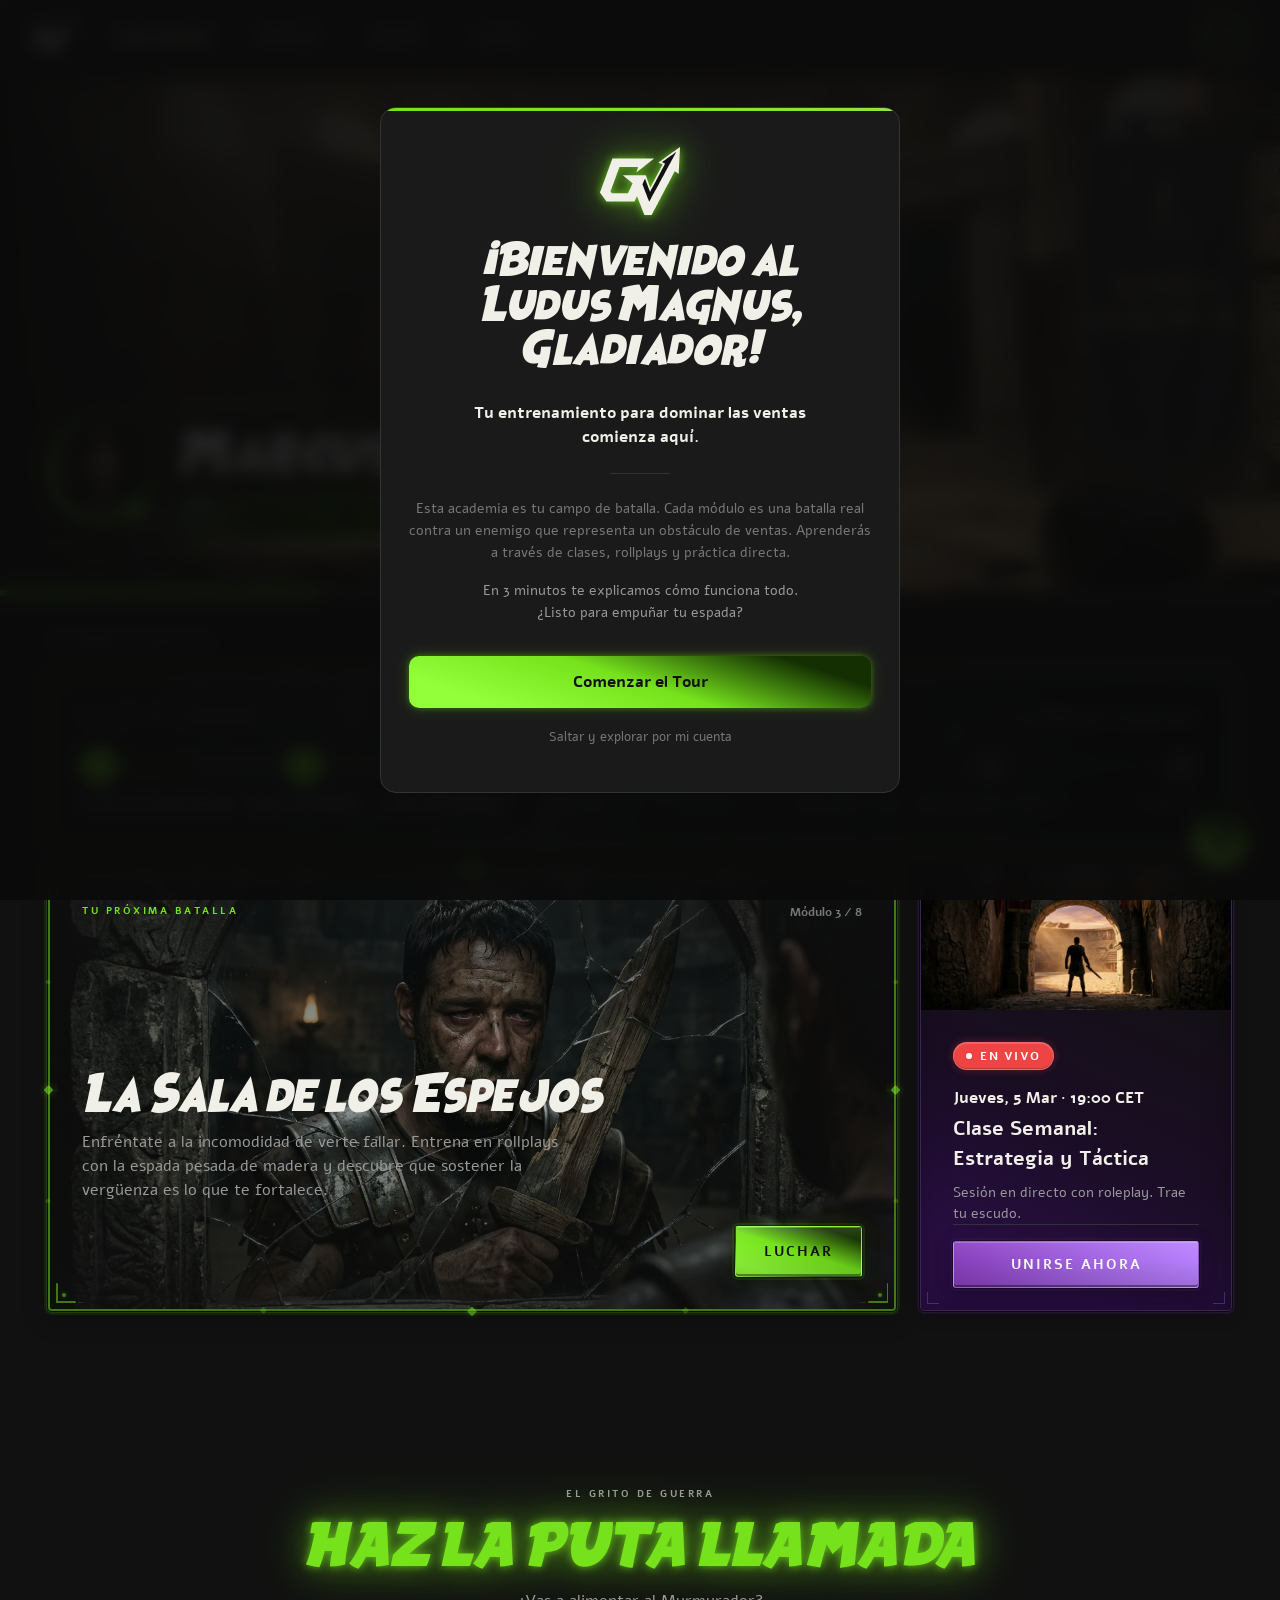
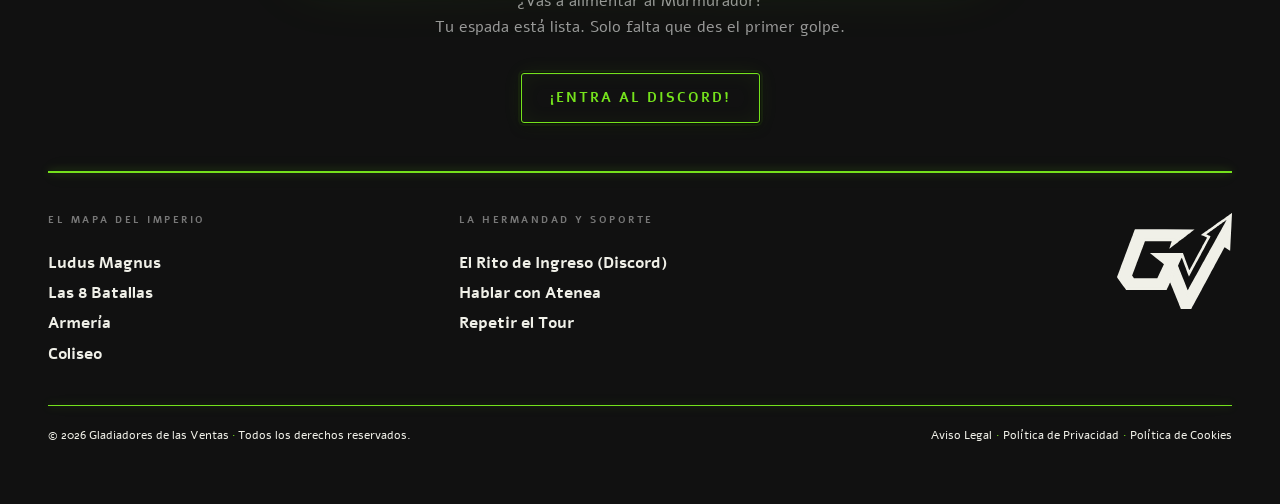
<file: index.html>
<!DOCTYPE html><html lang="es"><head><meta charset="UTF-8"><meta name="viewport" content="width=device-width,initial-scale=1"><meta name="theme-color" content="#111"><title>Dashboard — Gladiadores de las Ventas</title><link rel="preload" as="image" href="img/hero-bg.webp" fetchpriority="high"><link rel="stylesheet" href="css/styles.css"><link rel="icon" type="image/svg+xml" href="img/favicon.svg"><link rel="icon" type="image/png" sizes="32x32" href="img/logo-mark.svg"><link rel="apple-touch-icon" href="img/logo-mark.svg"><link rel="preconnect" href="https://fonts.googleapis.com"><link rel="preconnect" href="https://fonts.gstatic.com" crossorigin><link href="https://fonts.googleapis.com/css2?family=Alef:wght@400;700&display=swap" rel="stylesheet"><link rel="stylesheet" href="css/tailwind.min.css"></head><body class="bg-[#111] text-[#f0f0e8] font-alef"><nav class="w-full sticky top-0 z-50 bg-[#1a1a1a] border-t border-b border-[#333] flex items-center gap-8" style="padding:16px 32px"><div id="scroll-progress" class="absolute h-[3px] left-0" style="top:-1px;width:0%;border-radius:0 9999px 9999px 0;background:var(--arch-color,#75e21c);box-shadow:0 0 6px rgba(var(--arch-color-rgb,117,226,28),.5);transition:width .1s linear"></div><a href="index.html" class="shrink-0" style="width:38px;height:32px"><img loading="lazy" src="img/logo-mark.svg" alt="GDV" class="w-full h-full"></a><div class="flex items-center gap-6"><a href="index.html" class="font-bold text-[14px] text-[#f0f0e8] px-3 py-1.5 rounded-lg" style="letter-spacing:.1px;line-height:1.4">Ludus Magnus</a> <a href="modulos.html" class="font-bold text-[14px] text-[#999] px-3 py-1.5 rounded-lg" style="letter-spacing:.1px;line-height:1.4">Módulos</a> <a href="armeria.html" class="font-bold text-[14px] text-[#999] px-3 py-1.5 rounded-lg" style="letter-spacing:.1px;line-height:1.4">Armería</a> <a href="coliseo.html" class="font-bold text-[14px] text-[#999] px-3 py-1.5 rounded-lg" style="letter-spacing:.1px;line-height:1.4">Coliseo</a></div><div class="flex-1"></div><div id="tour-profile" style="display:flex;align-items:center;flex-shrink:0"><a href="player.html" class="nav-avatar"><img loading="lazy" id="dyn-nav-avatar" src="img/avatar.webp" alt="Avatar"></a></div></nav><main style="position:relative;overflow:visible"><div id="flag-banner" style="position:absolute;right:-30px;top:-25px;z-index:60;cursor:pointer"><img loading="lazy" src="img/flag-ludus-magnus.webp" alt="Ludus Magnus" style="width:390px;height:698px;filter:drop-shadow(0 40px 80px rgba(0,0,0,.5)) drop-shadow(0 16px 32px rgba(0,0,0,.2));transition:transform .4s ease,filter .4s ease"></div><section style="position:relative;width:100%;height:520px;overflow:hidden"><img id="dyn-hero" src="img/hero-bg.webp" alt="" style="position:absolute;inset:0;width:100%;height:100%;object-fit:cover"><div style="position:absolute;inset:0;background:radial-gradient(ellipse 1200px 520px at 0 0,rgba(212,196,168,.6) 0,rgba(154,136,112,.3) 40%,rgba(62,50,40,0) 100%)"></div><div style="position:absolute;inset:0;background:linear-gradient(to right,#111 0,rgba(17,17,17,0) 35%)"></div><div style="position:absolute;bottom:0;left:0;right:0;display:flex;align-items:flex-end;gap:24px;padding:0 80px 56px 80px;height:100%"><div style="display:flex;align-items:center;gap:24px;flex-shrink:0"><div style="position:relative;width:104px;height:104px;flex-shrink:0"><div style="position:absolute;left:0;top:0;width:104px;height:104px;border-radius:9999px;background:linear-gradient(225deg,#225005 15%,#48a00d 43%,#75e21c 85%);box-shadow:0 0 16px 2px rgba(117,226,28,.15),0 0 6px 0 rgba(117,226,28,.4)"></div><div style="position:absolute;left:50%;top:50%;transform:translate(-50%,-50%);width:96px;height:96px;border-radius:9999px;overflow:hidden"><img loading="lazy" class="dyn-avatar" src="img/avatar.webp" alt="Marcus Aurelius" style="position:absolute;inset:0;width:100%;height:100%;object-fit:cover;object-position:center 15%;transition:opacity .3s ease"></div><div style="position:absolute;left:76px;top:76px;width:28px;height:28px;border-radius:9999px;background:linear-gradient(225deg,#225005 15%,#48a00d 43%,#75e21c 85%);border:2px solid #111;overflow:hidden;box-shadow:0 0 16px 2px rgba(117,226,28,.15),0 0 6px 0 rgba(117,226,28,.4);display:flex;align-items:center;justify-content:center"><span id="dyn-level-badge" style="font-family:Alef,sans-serif;font-weight:700;font-size:12px;color:#75e21c;letter-spacing:.2px;line-height:1.4">III</span></div></div><div style="display:flex;flex-direction:column;gap:8px"><div style="display:flex;flex-direction:column;gap:16px"><p style="font-family:Alef,sans-serif;font-weight:700;font-size:10px;color:#999;text-transform:uppercase;letter-spacing:1.5px;line-height:1.5">¡Bienvenido de vuelta!</p><p class="font-heroes" style="font-size:36px;line-height:1.4;letter-spacing:-.5px;padding-top:4px;background:linear-gradient(to bottom,#fff,#f0f0e8);-webkit-background-clip:text;background-clip:text;-webkit-text-fill-color:transparent;white-space:nowrap">Marcus Aurelius</p></div><div style="display:flex;align-items:center;gap:12px"><div style="width:48px;height:48px;display:flex;align-items:center;justify-content:center;flex-shrink:0"><img loading="lazy" src="img/dominus.webp" alt="Dominus" style="width:48px;height:48px;object-fit:contain;filter:drop-shadow(0 0 3px rgba(117,226,28,.95)) drop-shadow(0 0 12px rgba(117,226,28,.7)) drop-shadow(0 0 32px rgba(117,226,28,.35))"></div><div style="background:#142f02;border:1px solid #75e21c;border-radius:20px;padding:6px 16px;box-shadow:0 0 4px 0 rgba(117,226,28,.75),0 0 16px 0 rgba(117,226,28,.45),0 0 32px 0 rgba(117,226,28,.2)"><span class="dyn-rank-badge" style="font-family:Alef,sans-serif;font-weight:700;font-size:12px;color:#75e21c;white-space:nowrap">GLADIADOR SERVUS</span></div></div></div></div><div style="flex:1"></div></div><div style="position:absolute;bottom:0;left:0;width:100%;height:6px;background:#333;z-index:4"><div id="dyn-xp-bar" style="height:100%;width:360px;border-radius:0 9999px 9999px 0;background:var(--arch-color,#75e21c);box-shadow:0 0 16px 2px rgba(var(--arch-color-rgb,117,226,28),.15),0 0 6px 0 rgba(var(--arch-color-rgb,117,226,28),.4)"></div></div></section><section style="padding:40px 80px 80px 80px"><div class="flex items-center gap-4 mb-6"><span class="font-bold text-[10px] text-[#999] uppercase whitespace-nowrap" style="letter-spacing:1.5px">TU CAMPO DE BATALLA</span><div class="flex-1 h-px bg-[#333]"></div></div><div id="journey-map" class="card-hover game-card-frame-slim" style="position:relative;border-radius:16px;box-shadow:0 2px 4px 0 rgba(0,0,0,.4),0 8px 20px 0 rgba(0,0,0,.25)"><div class="corner corner-tl"></div><div class="corner corner-tr"></div><div class="corner corner-bl"></div><div class="corner corner-br"></div><div class="edge-diamond"></div><div class="game-card-inner" style="position:relative;padding:32px"><img loading="lazy" src="img/journey-bg.webp" alt="" style="position:absolute;inset:0;width:100%;height:100%;object-fit:cover;border-radius:16px"><div style="position:absolute;left:0;top:0;width:100%;height:168px;border-radius:16px;background:linear-gradient(to right,#111 0,transparent 35%)"></div><div style="position:relative;z-index:1;display:flex;flex-direction:column;gap:20px"><div style="display:flex;align-items:center;width:100%"><p style="flex:1;font-family:Alef,sans-serif;font-weight:700;font-size:10px;color:#999;text-transform:uppercase;letter-spacing:1.5px;line-height:1.5">EL VIAJE DEL GLADIADOR</p><p id="dyn-journey-count" style="font-family:Alef,sans-serif;font-weight:700;font-size:14px;color:#777;letter-spacing:.1px;line-height:1.4;white-space:nowrap">2 / 8 Módulos Completados</p></div><div style="display:flex;align-items:center;width:100%"><div style="flex:1;display:flex;flex-direction:column;gap:10px;align-items:center"><div style="display:flex;align-items:center;width:100%"><div style="width:36px;height:36px;min-width:36px;border-radius:9999px;background:#75e21c;display:flex;align-items:center;justify-content:center;box-shadow:0 0 6px 0 rgba(117,226,28,.4),0 0 16px 0 rgba(117,226,28,.15);flex-shrink:0"><span style="font-family:Alef,sans-serif;font-weight:700;font-size:12px;color:#111">✓</span></div><div style="flex:1;height:2px;background:#75e21c;border-radius:1px"></div></div><p style="font-family:Alef,sans-serif;font-size:12px;color:#f0f0e8;letter-spacing:.2px;line-height:1.5;white-space:nowrap">El encierro del Murmurador</p></div><div style="flex:1;display:flex;flex-direction:column;gap:10px;align-items:center"><div style="display:flex;align-items:center;width:100%"><div style="flex:1;height:2px;background:#75e21c;border-radius:1px"></div><div style="width:36px;height:36px;min-width:36px;border-radius:9999px;background:#75e21c;display:flex;align-items:center;justify-content:center;box-shadow:0 0 6px 0 rgba(117,226,28,.4),0 0 16px 0 rgba(117,226,28,.15);flex-shrink:0"><span style="font-family:Alef,sans-serif;font-weight:700;font-size:12px;color:#111">✓</span></div><div style="flex:1;height:2px;background:#75e21c;border-radius:1px"></div></div><p style="font-family:Alef,sans-serif;font-size:12px;color:#f0f0e8;letter-spacing:.2px;line-height:1.5;white-space:nowrap;text-align:center;width:100%">Proteo, el Cambiante</p></div><div style="flex:1;display:flex;flex-direction:column;gap:10px;align-items:center"><div style="display:flex;align-items:center;width:100%"><div style="flex:1;height:2px;background:#75e21c;border-radius:1px"></div><div style="width:36px;height:36px;min-width:36px;border-radius:9999px;background:#142f02;border:2px solid #75e21c;display:flex;align-items:center;justify-content:center;flex-shrink:0"><span style="font-family:Alef,sans-serif;font-weight:700;font-size:12px;color:#777">III</span></div><div style="flex:1;height:2px;background:#333;border-radius:1px"></div></div><p style="font-family:Alef,sans-serif;font-size:12px;color:#f0f0e8;letter-spacing:.2px;line-height:1.5;white-space:nowrap;text-align:center;width:100%">La Sala de los Espejos</p></div><div style="flex:1;display:flex;flex-direction:column;gap:10px;align-items:center"><div style="display:flex;align-items:center;width:100%"><div style="flex:1;height:2px;background:#333;border-radius:1px"></div><div style="width:36px;height:36px;min-width:36px;border-radius:9999px;background:#222;display:flex;align-items:center;justify-content:center;flex-shrink:0"><span style="font-family:Alef,sans-serif;font-weight:700;font-size:12px;color:#777">IV</span></div><div style="flex:1;height:2px;background:#333;border-radius:1px"></div></div><p style="font-family:Alef,sans-serif;font-size:12px;color:#777;letter-spacing:.2px;line-height:1.5;white-space:nowrap;text-align:center;width:100%">El Arsenal</p></div><div style="flex:1;display:flex;flex-direction:column;gap:10px;align-items:center"><div style="display:flex;align-items:center;width:100%"><div style="flex:1;height:2px;background:#333;border-radius:1px"></div><div style="width:36px;height:36px;min-width:36px;border-radius:9999px;background:#222;display:flex;align-items:center;justify-content:center;flex-shrink:0"><span style="font-family:Alef,sans-serif;font-weight:700;font-size:12px;color:#777">V</span></div><div style="flex:1;height:2px;background:#333;border-radius:1px"></div></div><p style="font-family:Alef,sans-serif;font-size:12px;color:#777;letter-spacing:.2px;line-height:1.5;white-space:nowrap;text-align:center;width:100%">La Hidra</p></div><div style="flex:1;display:flex;flex-direction:column;gap:10px;align-items:center"><div style="display:flex;align-items:center;width:100%"><div style="flex:1;height:2px;background:#333;border-radius:1px"></div><div style="width:36px;height:36px;min-width:36px;border-radius:9999px;background:#222;display:flex;align-items:center;justify-content:center;flex-shrink:0"><span style="font-family:Alef,sans-serif;font-weight:700;font-size:12px;color:#777">VI</span></div><div style="flex:1;height:2px;background:#333;border-radius:1px"></div></div><p style="font-family:Alef,sans-serif;font-size:12px;color:#777;letter-spacing:.2px;line-height:1.5;white-space:nowrap;text-align:center;width:100%">Ladón, el Guardián</p></div><div style="flex:1;display:flex;flex-direction:column;gap:10px;align-items:center"><div style="display:flex;align-items:center;width:100%"><div style="flex:1;height:2px;background:#333;border-radius:1px"></div><div style="width:36px;height:36px;min-width:36px;border-radius:9999px;background:#222;display:flex;align-items:center;justify-content:center;flex-shrink:0"><span style="font-family:Alef,sans-serif;font-weight:700;font-size:12px;color:#777">VII</span></div><div style="flex:1;height:2px;background:#333;border-radius:1px"></div></div><p style="font-family:Alef,sans-serif;font-size:12px;color:#777;letter-spacing:.2px;line-height:1.5;white-space:nowrap;text-align:center;width:100%">El encuentro con Salomón</p></div><div style="flex:1;display:flex;flex-direction:column;gap:10px;align-items:center"><div style="display:flex;align-items:center;width:100%"><div style="flex:1;height:2px;background:#333;border-radius:1px"></div><div style="width:36px;height:36px;min-width:36px;border-radius:9999px;background:#222;display:flex;align-items:center;justify-content:center;flex-shrink:0"><span style="font-family:Alef,sans-serif;font-weight:700;font-size:12px;color:#777">VIII</span></div></div><p style="font-family:Alef,sans-serif;font-size:12px;color:#777;letter-spacing:.2px;line-height:1.5;white-space:nowrap;text-align:right;width:100%">El Regreso</p></div></div></div></div></div><div class="flex mt-6" style="height:442px;gap:24px"><div id="tour-battle" class="relative shadow-card card-hover game-card-frame" style="width:848px;flex-shrink:0"><div class="corner corner-tl"></div><div class="corner corner-tr"></div><div class="corner corner-bl"></div><div class="corner corner-br"></div><div class="edge-diamond"></div><div class="edge-diamond-left"></div><div class="edge-diamond-right"></div><div class="edge-diamond-bottom"></div><div class="game-card-inner relative"><img loading="lazy" id="dyn-battle-bg" src="img/battle-bg.webp" alt="" class="absolute inset-0 w-full h-full object-cover"><div class="absolute inset-0" style="background:radial-gradient(ellipse at center,rgba(17,17,17,.3) 0,rgba(17,17,17,.85) 100%)"></div><div class="relative z-10 flex flex-col justify-between h-full" style="padding:32px"><div class="flex items-center justify-between"><span class="font-bold text-[10px] text-[#75e21c] uppercase" style="letter-spacing:1.5px">TU PRÓXIMA BATALLA</span> <span id="dyn-battle-module" class="font-bold text-[12px] text-[#777]">Módulo 3 / 8</span></div><div><h3 id="dyn-battle-title" class="font-heroes text-[30px] text-[#f0f0e8] mb-2">La Sala de los Espejos</h3><p id="dyn-battle-desc" class="text-[16px] text-[#999] mb-6 max-w-[500px]">Enfréntate a la incomodidad de verte fallar. Entrena en roleplays con la espada pesada de madera y descubre que sostener la vergüenza es lo que te fortalece.</p><div class="flex justify-end"><a href="#" class="inline-flex items-center gap-2 gradient-green-button text-[#111] font-bold text-[18px] rounded-[10px]" style="padding:14px 28px;box-shadow:0 4px 16px rgba(117,226,28,.3)">Luchar</a></div></div></div></div></div><div id="tour-live" class="flex-1 shadow-card flex flex-col card-hover game-card-frame-slim"><div class="corner corner-tl"></div><div class="corner corner-tr"></div><div class="corner corner-bl"></div><div class="corner corner-br"></div><div class="edge-diamond"></div><div class="game-card-inner flex flex-col" style="background:linear-gradient(205deg,#111 15%,#1a0d24 57%,#280e42 85%)"><div class="w-full overflow-hidden" style="height:140px;flex-shrink:0"><img loading="lazy" src="img/event-img.webp" alt="Evento en vivo" class="w-full h-full object-cover"></div><div class="flex flex-col flex-1 justify-between" style="padding:32px"><div><div class="inline-flex items-center gap-2 bg-[#ef4444] rounded-full mb-4" style="padding:4px 12px"><span class="w-[6px] h-[6px] rounded-full bg-white animate-pulse-dot inline-block"></span> <span class="text-white font-bold text-[12px]">EN VIVO</span></div><p class="font-bold text-[16px] text-[#f0f0e8] mb-1">Jueves, 5 Mar · 19:00 CET</p><h3 class="font-bold text-[20px] text-[#f0f0e8] mb-2">Clase Semanal: Estrategia y Táctica</h3><p class="text-[14px] text-[#999]">Sesión en directo con roleplay. Trae tu escudo.</p></div><div><div class="h-px bg-[#333] mb-4"></div><a href="#" class="flex items-center justify-center gap-2 w-full gradient-purple-button text-white font-bold text-[16px] rounded-[8px]" style="padding:12px 20px">Unirse Ahora</a></div></div></div></div></div></section><footer style="padding:48px 80px 32px 80px;width:100%"><div id="war-cry" style="display:flex;flex-direction:column;align-items:center;gap:12px;padding:48px 0;text-align:center"><div style="display:flex;flex-direction:column;gap:20px;width:100%;text-align:center"><p style="font-family:Alef,sans-serif;font-weight:700;font-size:10px;color:#999;text-transform:uppercase;letter-spacing:1.5px;line-height:1.5">EL GRITO DE GUERRA</p><p class="font-heroes war-cry-text" style="font-size:36px;line-height:1.4;letter-spacing:-.5px">HAZ LA PUTA LLAMADA</p></div><div style="font-family:Alef,sans-serif;font-size:16px;color:#999;text-align:center;line-height:1.6"><p style="margin:0">¿Vas a alimentar al Murmurador?</p><p style="margin:0">Tu espada está lista. Solo falta que des el primer golpe.</p></div><div style="height:8px"></div><a href="#" style="display:inline-flex;align-items:center;justify-content:center;gap:12px;padding:14px 28px;border:2px solid #75e21c;border-radius:10px;font-family:Alef,sans-serif;font-weight:700;font-size:18px;color:#75e21c;line-height:20px;text-decoration:none;white-space:nowrap">¡Entra al Discord!</a></div><div style="width:100%;height:2px;background:linear-gradient(180deg,#75e21c 15%,#8940be 85%)"></div><div style="display:flex;gap:48px;align-items:flex-start;padding:40px 0;width:100%"><div style="flex:1;display:flex;flex-direction:column;gap:8px"><p style="font-family:Alef,sans-serif;font-weight:700;font-size:10px;color:#777;text-transform:uppercase;letter-spacing:1.5px;line-height:1.5">EL MAPA DEL IMPERIO</p><div style="height:8px"></div><a href="index.html" style="font-family:Alef,sans-serif;font-weight:700;font-size:16px;color:#f0f0e8;text-decoration:none;line-height:1.4">Ludus Magnus</a> <a href="modulos.html" style="font-family:Alef,sans-serif;font-weight:700;font-size:16px;color:#f0f0e8;text-decoration:none;line-height:1.4">Las 8 Batallas</a> <a href="armeria.html" style="font-family:Alef,sans-serif;font-weight:700;font-size:16px;color:#f0f0e8;text-decoration:none;line-height:1.4">Armería</a> <a href="coliseo.html" style="font-family:Alef,sans-serif;font-weight:700;font-size:16px;color:#f0f0e8;text-decoration:none;line-height:1.4">Coliseo</a></div><div style="flex:1;display:flex;flex-direction:column;gap:8px"><p style="font-family:Alef,sans-serif;font-weight:700;font-size:10px;color:#777;text-transform:uppercase;letter-spacing:1.5px;line-height:1.5">LA HERMANDAD Y SOPORTE</p><div style="height:8px"></div><a href="#" style="font-family:Alef,sans-serif;font-weight:700;font-size:16px;color:#f0f0e8;text-decoration:none;line-height:1.4">El Rito de Ingreso (Discord)</a> <a href="#" style="font-family:Alef,sans-serif;font-weight:700;font-size:16px;color:#f0f0e8;text-decoration:none;line-height:1.4">Hablar con Atenea</a> <a href="#" onclick="return restartTour(),!1" style="font-family:Alef,sans-serif;font-weight:700;font-size:16px;color:#f0f0e8;text-decoration:none;line-height:1.4">Repetir el Tour</a></div><div style="flex:1;display:flex;flex-direction:column;align-items:flex-end"><img loading="lazy" src="img/logo-mark-xl.svg" alt="GDV" style="width:115px;height:96px"></div></div><div style="width:100%;height:1px;background:linear-gradient(180deg,#75e21c 15%,#8940be 85%)"></div><div style="display:flex;align-items:center;padding:20px 0 8px 0;width:100%"><p style="font-family:Alef,sans-serif;font-size:12px;color:#f0f0e8;line-height:1.5;white-space:nowrap;margin:0">© 2026 Gladiadores de las Ventas <span style="color:#75e21c">·</span> Todos los derechos reservados.</p><div style="flex:1"></div><div style="display:flex;align-items:center;gap:4px;font-family:Alef,sans-serif;font-size:12px;line-height:1.5;white-space:nowrap"><a href="#" style="color:#f0f0e8;text-decoration:none">Aviso Legal</a> <span style="color:#75e21c">·</span> <a href="#" style="color:#f0f0e8;text-decoration:none">Política de Privacidad</a> <span style="color:#75e21c">·</span> <a href="#" style="color:#f0f0e8;text-decoration:none">Política de Cookies</a></div></div></footer></main><script defer src="js/main.js"></script><script defer src="js/onboarding.js"></script><script defer src="js/module-selector.js"></script></body></html>
</file>
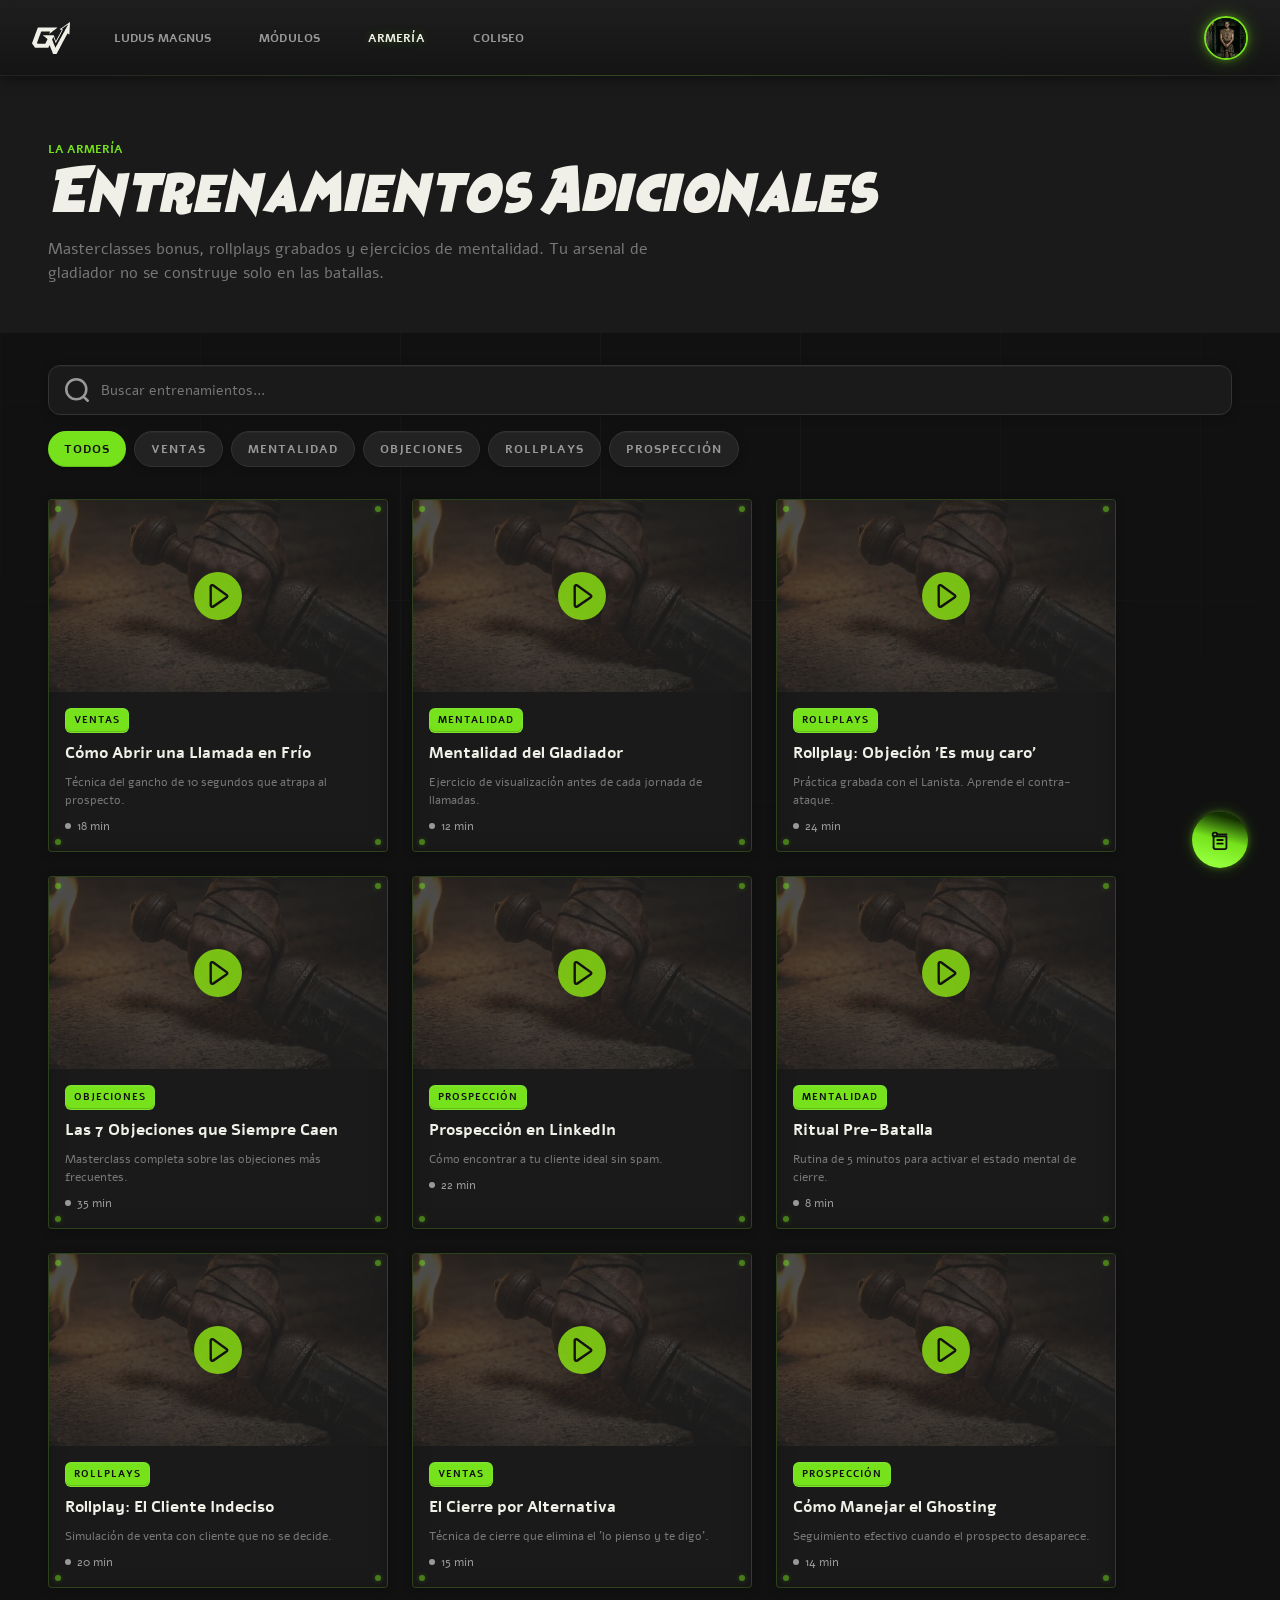
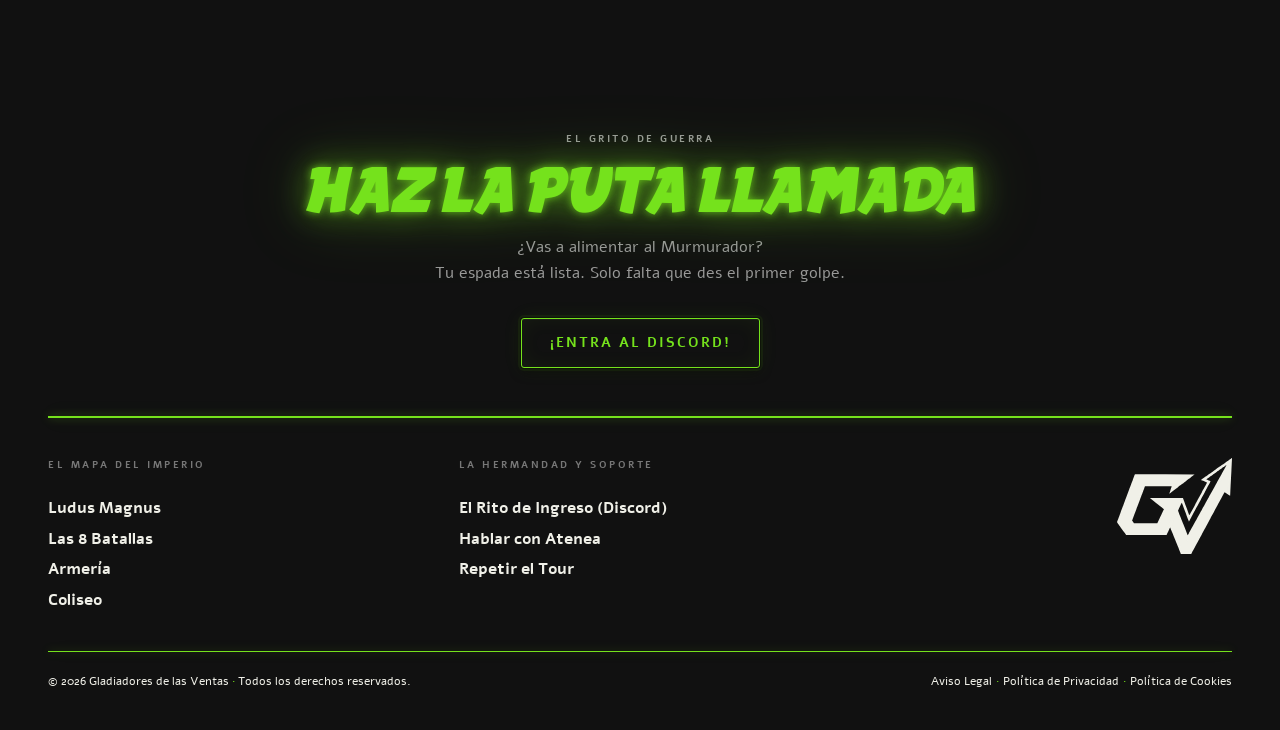
<file: armeria.html>
<!DOCTYPE html><html lang="es"><head><meta charset="UTF-8"><meta name="viewport" content="width=device-width,initial-scale=1"><meta name="theme-color" content="#111"><title>Armería — Gladiadores de las Ventas</title><link rel="stylesheet" href="css/styles.css"><link rel="icon" type="image/svg+xml" href="img/favicon.svg"><link rel="icon" type="image/png" sizes="32x32" href="img/logo-mark.svg"><link rel="apple-touch-icon" href="img/logo-mark.svg"><link rel="preconnect" href="https://fonts.googleapis.com"><link rel="preconnect" href="https://fonts.gstatic.com" crossorigin><link href="https://fonts.googleapis.com/css2?family=Alef:wght@400;700&display=swap" rel="stylesheet"><link rel="stylesheet" href="css/tailwind.min.css"></head><body class="bg-[#111] text-[#f0f0e8] font-alef"><nav class="w-full sticky top-0 z-50 bg-[#1a1a1a] border-t border-b border-[#333] flex items-center gap-8" style="padding:16px 32px"><div id="scroll-progress" class="absolute h-[3px] left-0" style="top:-1px;width:0%;border-radius:0 9999px 9999px 0;background:var(--arch-color,#75e21c);box-shadow:0 0 6px rgba(var(--arch-color-rgb,117,226,28),.5);transition:width .1s linear"></div><a href="index.html" class="shrink-0" style="width:38px;height:32px"><img loading="lazy" src="img/logo-mark.svg" alt="GDV" class="w-full h-full"></a><div class="flex items-center gap-6"><a href="index.html" class="font-bold text-[14px] text-[#999] px-3 py-1.5 rounded-lg" style="letter-spacing:.1px;line-height:1.4">Ludus Magnus</a> <a href="modulos.html" class="font-bold text-[14px] text-[#999] px-3 py-1.5 rounded-lg" style="letter-spacing:.1px;line-height:1.4">Módulos</a> <a href="armeria.html" class="font-bold text-[14px] text-[#f0f0e8] px-3 py-1.5 rounded-lg" style="letter-spacing:.1px;line-height:1.4">Armería</a> <a href="coliseo.html" class="font-bold text-[14px] text-[#999] px-3 py-1.5 rounded-lg" style="letter-spacing:.1px;line-height:1.4">Coliseo</a></div><div class="flex-1"></div><div style="display:flex;align-items:center;flex-shrink:0"><a href="player.html" class="nav-avatar"><img loading="lazy" id="dyn-nav-avatar" src="img/avatar.webp" alt="Avatar"></a></div></nav><main><section id="tour-armeria-hero" class="bg-[#1a1a1a]" style="padding:64px 80px 48px 80px"><p class="font-bold text-[12px] text-[#75e21c] uppercase mb-2">LA ARMERÍA</p><h1 class="font-heroes text-[36px] text-[#f0f0e8] mb-3">Entrenamientos Adicionales</h1><p class="text-[16px] text-[#777] max-w-[640px]">Masterclasses bonus, rollplays grabados y ejercicios de mentalidad. Tu arsenal de gladiador no se construye solo en las batallas.</p></section><section style="padding:32px 80px 0 80px"><div class="search-bar-wrap flex items-center bg-[#1a1a1a] border border-[#333] rounded-[12px] w-full" style="padding:12px 16px;gap:12px"><img loading="lazy" src="img/icon-search.svg" alt="Buscar" style="width:24px;height:24px;flex-shrink:0"> <input type="text" placeholder="Buscar entrenamientos..." class="bg-transparent border-none outline-none text-[14px] text-[#f0f0e8] placeholder-[#777] w-full font-alef"></div><div id="tour-filters" class="flex gap-2 mt-4"><button data-filter="todos" class="font-bold text-[12px] rounded-[20px]" style="padding:8px 16px;background:#75e21c;color:#111">Todos</button> <button data-filter="ventas" class="font-bold text-[12px] bg-[#222] border border-[#333] text-[#999] rounded-[20px]" style="padding:8px 16px">Ventas</button> <button data-filter="mentalidad" class="font-bold text-[12px] bg-[#222] border border-[#333] text-[#999] rounded-[20px]" style="padding:8px 16px">Mentalidad</button> <button data-filter="objeciones" class="font-bold text-[12px] bg-[#222] border border-[#333] text-[#999] rounded-[20px]" style="padding:8px 16px">Objeciones</button> <button data-filter="rollplays" class="font-bold text-[12px] bg-[#222] border border-[#333] text-[#999] rounded-[20px]" style="padding:8px 16px">Rollplays</button> <button data-filter="prospeccion" class="font-bold text-[12px] bg-[#222] border border-[#333] text-[#999] rounded-[20px]" style="padding:8px 16px">Prospección</button></div></section><section style="padding:32px 80px 48px 80px"><div class="flex flex-wrap gap-6"><div id="tour-first-card" class="rounded-[16px] bg-[#1a1a1a] border border-[#333] game-card-frame-notch" style="width:340px" data-category="ventas"><div class="notch notch-tl"></div><div class="notch notch-tr"></div><div class="notch notch-bl"></div><div class="notch notch-br"></div><div class="game-card-inner"><div class="relative w-full bg-[#222]" style="height:192px"><img loading="lazy" src="img/training-thumb.webp" alt="" class="absolute inset-0 w-full h-full object-cover opacity-20"> <img loading="lazy" src="img/play-green.svg" alt="Play" class="absolute top-1/2 left-1/2 -translate-x-1/2 -translate-y-1/2" style="width:48px;height:48px"></div><div class="flex flex-col gap-2" style="padding:16px"><span class="inline-block self-start font-bold text-[10px] bg-[#ffc42e] text-[#111] rounded-[6px]" style="padding:4px 8px">VENTAS</span><h3 class="font-bold text-[16px] text-[#f0f0e8]">Cómo Abrir una Llamada en Frío</h3><p class="text-[12px] text-[#777]">Técnica del gancho de 10 segundos que atrapa al prospecto.</p><div class="flex items-center gap-1.5"><span class="w-[6px] h-[6px] rounded-full bg-[#999] inline-block"></span> <span class="text-[12px] text-[#999]">18 min</span></div></div></div></div><div class="rounded-[16px] bg-[#1a1a1a] border border-[#333] game-card-frame-notch" style="width:340px" data-category="mentalidad"><div class="notch notch-tl"></div><div class="notch notch-tr"></div><div class="notch notch-bl"></div><div class="notch notch-br"></div><div class="game-card-inner"><div class="relative w-full bg-[#222]" style="height:192px"><img loading="lazy" src="img/training-thumb.webp" alt="" class="absolute inset-0 w-full h-full object-cover opacity-20"> <img loading="lazy" src="img/play-green.svg" alt="Play" class="absolute top-1/2 left-1/2 -translate-x-1/2 -translate-y-1/2" style="width:48px;height:48px"></div><div class="flex flex-col gap-2" style="padding:16px"><span class="inline-block self-start font-bold text-[10px] bg-[#ffc42e] text-[#111] rounded-[6px]" style="padding:4px 8px">MENTALIDAD</span><h3 class="font-bold text-[16px] text-[#f0f0e8]">Mentalidad del Gladiador</h3><p class="text-[12px] text-[#777]">Ejercicio de visualización antes de cada jornada de llamadas.</p><div class="flex items-center gap-1.5"><span class="w-[6px] h-[6px] rounded-full bg-[#999] inline-block"></span> <span class="text-[12px] text-[#999]">12 min</span></div></div></div></div><div class="rounded-[16px] bg-[#1a1a1a] border border-[#333] game-card-frame-notch" style="width:340px" data-category="rollplays"><div class="notch notch-tl"></div><div class="notch notch-tr"></div><div class="notch notch-bl"></div><div class="notch notch-br"></div><div class="game-card-inner"><div class="relative w-full bg-[#222]" style="height:192px"><img loading="lazy" src="img/training-thumb.webp" alt="" class="absolute inset-0 w-full h-full object-cover opacity-20"> <img loading="lazy" src="img/play-green.svg" alt="Play" class="absolute top-1/2 left-1/2 -translate-x-1/2 -translate-y-1/2" style="width:48px;height:48px"></div><div class="flex flex-col gap-2" style="padding:16px"><span class="inline-block self-start font-bold text-[10px] bg-[#ffc42e] text-[#111] rounded-[6px]" style="padding:4px 8px">ROLLPLAYS</span><h3 class="font-bold text-[16px] text-[#f0f0e8]">Rollplay: Objeción 'Es muy caro'</h3><p class="text-[12px] text-[#777]">Práctica grabada con el Lanista. Aprende el contra-ataque.</p><div class="flex items-center gap-1.5"><span class="w-[6px] h-[6px] rounded-full bg-[#999] inline-block"></span> <span class="text-[12px] text-[#999]">24 min</span></div></div></div></div><div class="rounded-[16px] bg-[#1a1a1a] border border-[#333] game-card-frame-notch" style="width:340px" data-category="objeciones"><div class="notch notch-tl"></div><div class="notch notch-tr"></div><div class="notch notch-bl"></div><div class="notch notch-br"></div><div class="game-card-inner"><div class="relative w-full bg-[#222]" style="height:192px"><img loading="lazy" src="img/training-thumb.webp" alt="" class="absolute inset-0 w-full h-full object-cover opacity-20"> <img loading="lazy" src="img/play-green.svg" alt="Play" class="absolute top-1/2 left-1/2 -translate-x-1/2 -translate-y-1/2" style="width:48px;height:48px"></div><div class="flex flex-col gap-2" style="padding:16px"><span class="inline-block self-start font-bold text-[10px] bg-[#ffc42e] text-[#111] rounded-[6px]" style="padding:4px 8px">OBJECIONES</span><h3 class="font-bold text-[16px] text-[#f0f0e8]">Las 7 Objeciones que Siempre Caen</h3><p class="text-[12px] text-[#777]">Masterclass completa sobre las objeciones más frecuentes.</p><div class="flex items-center gap-1.5"><span class="w-[6px] h-[6px] rounded-full bg-[#999] inline-block"></span> <span class="text-[12px] text-[#999]">35 min</span></div></div></div></div><div class="rounded-[16px] bg-[#1a1a1a] border border-[#333] game-card-frame-notch" style="width:340px" data-category="prospeccion"><div class="notch notch-tl"></div><div class="notch notch-tr"></div><div class="notch notch-bl"></div><div class="notch notch-br"></div><div class="game-card-inner"><div class="relative w-full bg-[#222]" style="height:192px"><img loading="lazy" src="img/training-thumb.webp" alt="" class="absolute inset-0 w-full h-full object-cover opacity-20"> <img loading="lazy" src="img/play-green.svg" alt="Play" class="absolute top-1/2 left-1/2 -translate-x-1/2 -translate-y-1/2" style="width:48px;height:48px"></div><div class="flex flex-col gap-2" style="padding:16px"><span class="inline-block self-start font-bold text-[10px] bg-[#ffc42e] text-[#111] rounded-[6px]" style="padding:4px 8px">PROSPECCIÓN</span><h3 class="font-bold text-[16px] text-[#f0f0e8]">Prospección en LinkedIn</h3><p class="text-[12px] text-[#777]">Cómo encontrar a tu cliente ideal sin spam.</p><div class="flex items-center gap-1.5"><span class="w-[6px] h-[6px] rounded-full bg-[#999] inline-block"></span> <span class="text-[12px] text-[#999]">22 min</span></div></div></div></div><div class="rounded-[16px] bg-[#1a1a1a] border border-[#333] game-card-frame-notch" style="width:340px" data-category="mentalidad"><div class="notch notch-tl"></div><div class="notch notch-tr"></div><div class="notch notch-bl"></div><div class="notch notch-br"></div><div class="game-card-inner"><div class="relative w-full bg-[#222]" style="height:192px"><img loading="lazy" src="img/training-thumb.webp" alt="" class="absolute inset-0 w-full h-full object-cover opacity-20"> <img loading="lazy" src="img/play-green.svg" alt="Play" class="absolute top-1/2 left-1/2 -translate-x-1/2 -translate-y-1/2" style="width:48px;height:48px"></div><div class="flex flex-col gap-2" style="padding:16px"><span class="inline-block self-start font-bold text-[10px] bg-[#ffc42e] text-[#111] rounded-[6px]" style="padding:4px 8px">MENTALIDAD</span><h3 class="font-bold text-[16px] text-[#f0f0e8]">Ritual Pre-Batalla</h3><p class="text-[12px] text-[#777]">Rutina de 5 minutos para activar el estado mental de cierre.</p><div class="flex items-center gap-1.5"><span class="w-[6px] h-[6px] rounded-full bg-[#999] inline-block"></span> <span class="text-[12px] text-[#999]">8 min</span></div></div></div></div><div class="rounded-[16px] bg-[#1a1a1a] border border-[#333] game-card-frame-notch" style="width:340px" data-category="rollplays"><div class="notch notch-tl"></div><div class="notch notch-tr"></div><div class="notch notch-bl"></div><div class="notch notch-br"></div><div class="game-card-inner"><div class="relative w-full bg-[#222]" style="height:192px"><img loading="lazy" src="img/training-thumb.webp" alt="" class="absolute inset-0 w-full h-full object-cover opacity-20"> <img loading="lazy" src="img/play-green.svg" alt="Play" class="absolute top-1/2 left-1/2 -translate-x-1/2 -translate-y-1/2" style="width:48px;height:48px"></div><div class="flex flex-col gap-2" style="padding:16px"><span class="inline-block self-start font-bold text-[10px] bg-[#ffc42e] text-[#111] rounded-[6px]" style="padding:4px 8px">ROLLPLAYS</span><h3 class="font-bold text-[16px] text-[#f0f0e8]">Rollplay: El Cliente Indeciso</h3><p class="text-[12px] text-[#777]">Simulación de venta con cliente que no se decide.</p><div class="flex items-center gap-1.5"><span class="w-[6px] h-[6px] rounded-full bg-[#999] inline-block"></span> <span class="text-[12px] text-[#999]">20 min</span></div></div></div></div><div class="rounded-[16px] bg-[#1a1a1a] border border-[#333] game-card-frame-notch" style="width:340px" data-category="ventas"><div class="notch notch-tl"></div><div class="notch notch-tr"></div><div class="notch notch-bl"></div><div class="notch notch-br"></div><div class="game-card-inner"><div class="relative w-full bg-[#222]" style="height:192px"><img loading="lazy" src="img/training-thumb.webp" alt="" class="absolute inset-0 w-full h-full object-cover opacity-20"> <img loading="lazy" src="img/play-green.svg" alt="Play" class="absolute top-1/2 left-1/2 -translate-x-1/2 -translate-y-1/2" style="width:48px;height:48px"></div><div class="flex flex-col gap-2" style="padding:16px"><span class="inline-block self-start font-bold text-[10px] bg-[#ffc42e] text-[#111] rounded-[6px]" style="padding:4px 8px">VENTAS</span><h3 class="font-bold text-[16px] text-[#f0f0e8]">El Cierre por Alternativa</h3><p class="text-[12px] text-[#777]">Técnica de cierre que elimina el 'lo pienso y te digo'.</p><div class="flex items-center gap-1.5"><span class="w-[6px] h-[6px] rounded-full bg-[#999] inline-block"></span> <span class="text-[12px] text-[#999]">15 min</span></div></div></div></div><div class="rounded-[16px] bg-[#1a1a1a] border border-[#333] game-card-frame-notch" style="width:340px" data-category="prospeccion"><div class="notch notch-tl"></div><div class="notch notch-tr"></div><div class="notch notch-bl"></div><div class="notch notch-br"></div><div class="game-card-inner"><div class="relative w-full bg-[#222]" style="height:192px"><img loading="lazy" src="img/training-thumb.webp" alt="" class="absolute inset-0 w-full h-full object-cover opacity-20"> <img loading="lazy" src="img/play-green.svg" alt="Play" class="absolute top-1/2 left-1/2 -translate-x-1/2 -translate-y-1/2" style="width:48px;height:48px"></div><div class="flex flex-col gap-2" style="padding:16px"><span class="inline-block self-start font-bold text-[10px] bg-[#ffc42e] text-[#111] rounded-[6px]" style="padding:4px 8px">PROSPECCIÓN</span><h3 class="font-bold text-[16px] text-[#f0f0e8]">Cómo Manejar el Ghosting</h3><p class="text-[12px] text-[#777]">Seguimiento efectivo cuando el prospecto desaparece.</p><div class="flex items-center gap-1.5"><span class="w-[6px] h-[6px] rounded-full bg-[#999] inline-block"></span> <span class="text-[12px] text-[#999]">14 min</span></div></div></div></div></div></section><footer style="padding:48px 80px 32px 80px;width:100%"><div style="display:flex;flex-direction:column;align-items:center;gap:12px;padding:48px 0;text-align:center"><div style="display:flex;flex-direction:column;gap:20px;width:100%;text-align:center"><p style="font-family:Alef,sans-serif;font-weight:700;font-size:10px;color:#999;text-transform:uppercase;letter-spacing:1.5px;line-height:1.5">EL GRITO DE GUERRA</p><p class="font-heroes war-cry-text" style="font-size:36px;line-height:1.4;letter-spacing:-.5px">HAZ LA PUTA LLAMADA</p></div><div style="font-family:Alef,sans-serif;font-size:16px;color:#999;text-align:center;line-height:1.6"><p style="margin:0">¿Vas a alimentar al Murmurador?</p><p style="margin:0">Tu espada está lista. Solo falta que des el primer golpe.</p></div><div style="height:8px"></div><a href="#" style="display:inline-flex;align-items:center;justify-content:center;gap:12px;padding:14px 28px;border:2px solid #75e21c;border-radius:10px;font-family:Alef,sans-serif;font-weight:700;font-size:18px;color:#75e21c;line-height:20px;text-decoration:none;white-space:nowrap">¡Entra al Discord!</a></div><div style="width:100%;height:2px;background:linear-gradient(180deg,#75e21c 15%,#8940be 85%)"></div><div style="display:flex;gap:48px;align-items:flex-start;padding:40px 0;width:100%"><div style="flex:1;display:flex;flex-direction:column;gap:8px"><p style="font-family:Alef,sans-serif;font-weight:700;font-size:10px;color:#777;text-transform:uppercase;letter-spacing:1.5px;line-height:1.5">EL MAPA DEL IMPERIO</p><div style="height:8px"></div><a href="index.html" style="font-family:Alef,sans-serif;font-weight:700;font-size:16px;color:#f0f0e8;text-decoration:none;line-height:1.4">Ludus Magnus</a> <a href="modulos.html" style="font-family:Alef,sans-serif;font-weight:700;font-size:16px;color:#f0f0e8;text-decoration:none;line-height:1.4">Las 8 Batallas</a> <a href="armeria.html" style="font-family:Alef,sans-serif;font-weight:700;font-size:16px;color:#f0f0e8;text-decoration:none;line-height:1.4">Armería</a> <a href="coliseo.html" style="font-family:Alef,sans-serif;font-weight:700;font-size:16px;color:#f0f0e8;text-decoration:none;line-height:1.4">Coliseo</a></div><div style="flex:1;display:flex;flex-direction:column;gap:8px"><p style="font-family:Alef,sans-serif;font-weight:700;font-size:10px;color:#777;text-transform:uppercase;letter-spacing:1.5px;line-height:1.5">LA HERMANDAD Y SOPORTE</p><div style="height:8px"></div><a href="#" style="font-family:Alef,sans-serif;font-weight:700;font-size:16px;color:#f0f0e8;text-decoration:none;line-height:1.4">El Rito de Ingreso (Discord)</a> <a href="#" style="font-family:Alef,sans-serif;font-weight:700;font-size:16px;color:#f0f0e8;text-decoration:none;line-height:1.4">Hablar con Atenea</a> <a href="#" onclick="return restartTour(),!1" style="font-family:Alef,sans-serif;font-weight:700;font-size:16px;color:#f0f0e8;text-decoration:none;line-height:1.4">Repetir el Tour</a></div><div style="flex:1;display:flex;flex-direction:column;align-items:flex-end"><img loading="lazy" src="img/logo-mark-xl.svg" alt="GDV" style="width:115px;height:96px"></div></div><div style="width:100%;height:1px;background:linear-gradient(180deg,#75e21c 15%,#8940be 85%)"></div><div style="display:flex;align-items:center;padding:20px 0 8px 0;width:100%"><p style="font-family:Alef,sans-serif;font-size:12px;color:#f0f0e8;line-height:1.5;white-space:nowrap;margin:0">© 2026 Gladiadores de las Ventas <span style="color:#75e21c">·</span> Todos los derechos reservados.</p><div style="flex:1"></div><div style="display:flex;align-items:center;gap:4px;font-family:Alef,sans-serif;font-size:12px;line-height:1.5;white-space:nowrap"><a href="#" style="color:#f0f0e8;text-decoration:none">Aviso Legal</a> <span style="color:#75e21c">·</span> <a href="#" style="color:#f0f0e8;text-decoration:none">Política de Privacidad</a> <span style="color:#75e21c">·</span> <a href="#" style="color:#f0f0e8;text-decoration:none">Política de Cookies</a></div></div></footer></main><script defer src="js/main.js"></script><script defer src="js/onboarding.js"></script><script defer src="js/module-selector.js"></script></body></html>
</file>
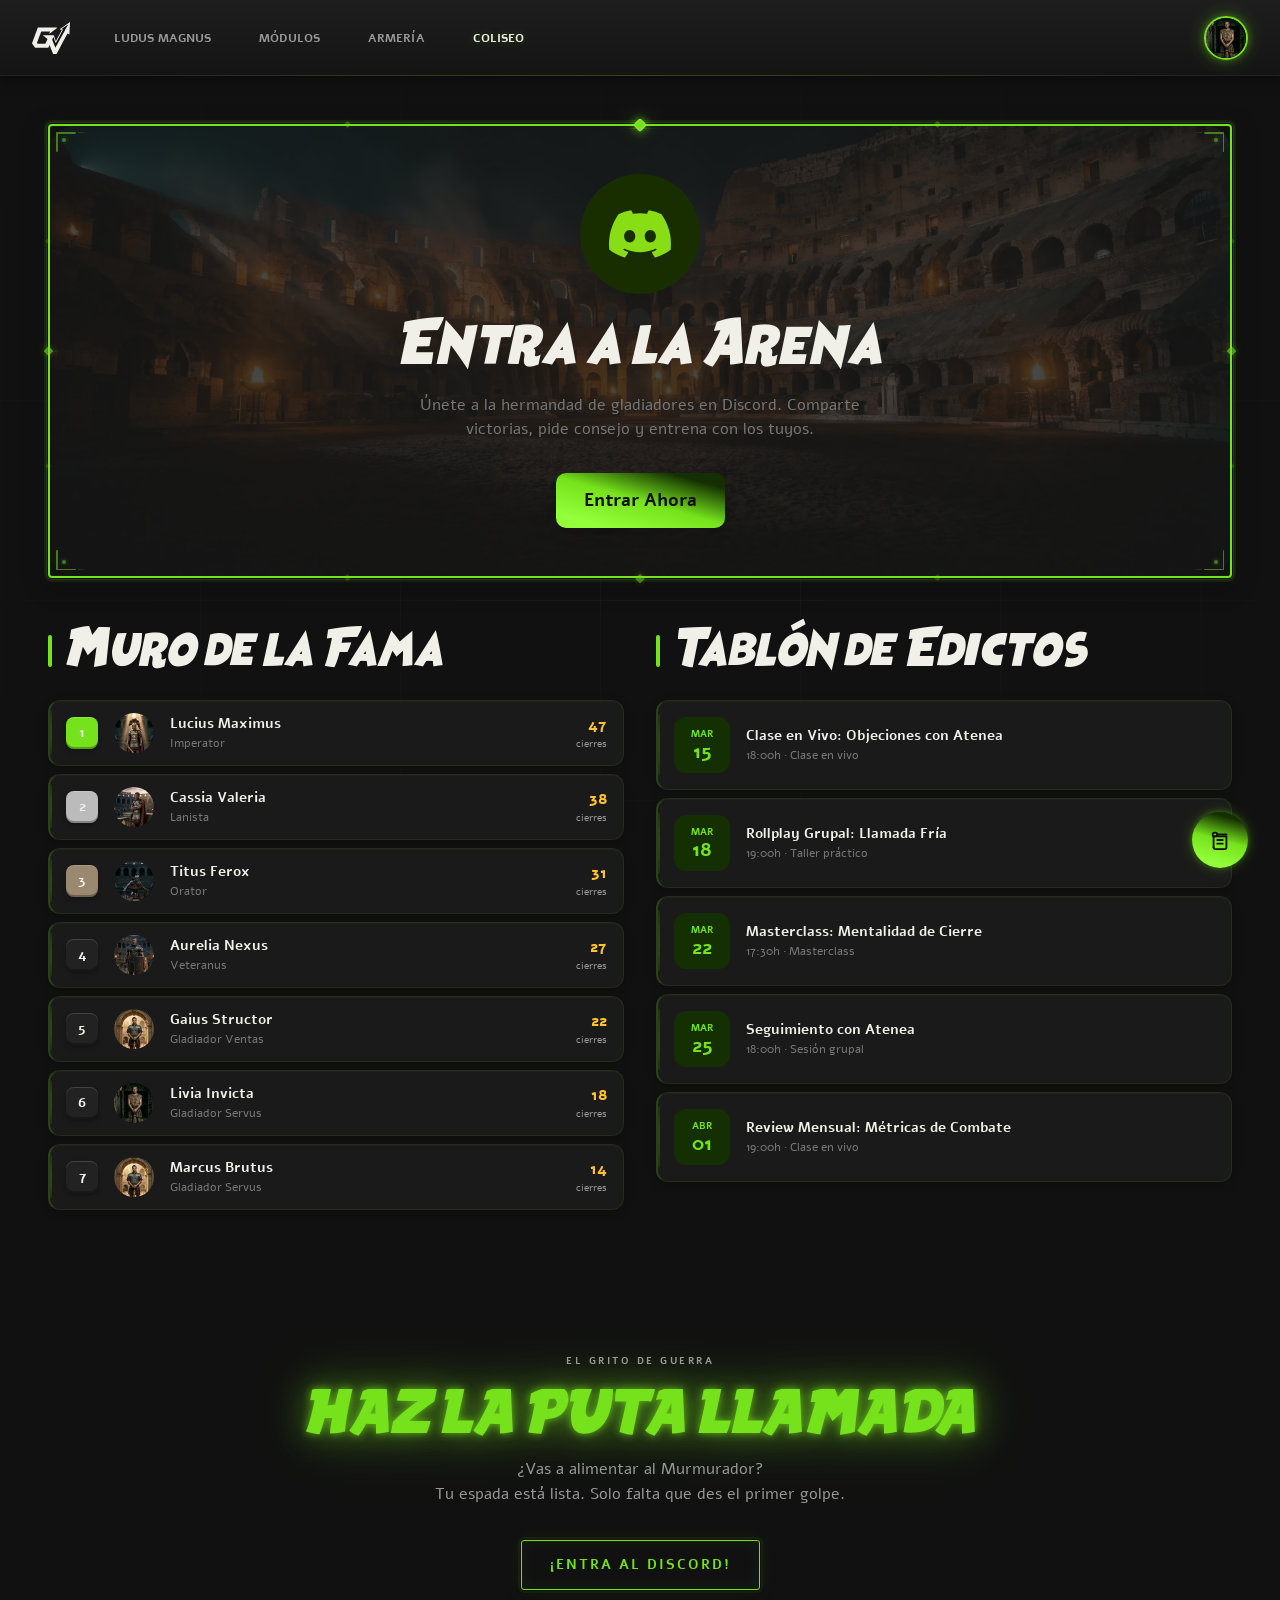
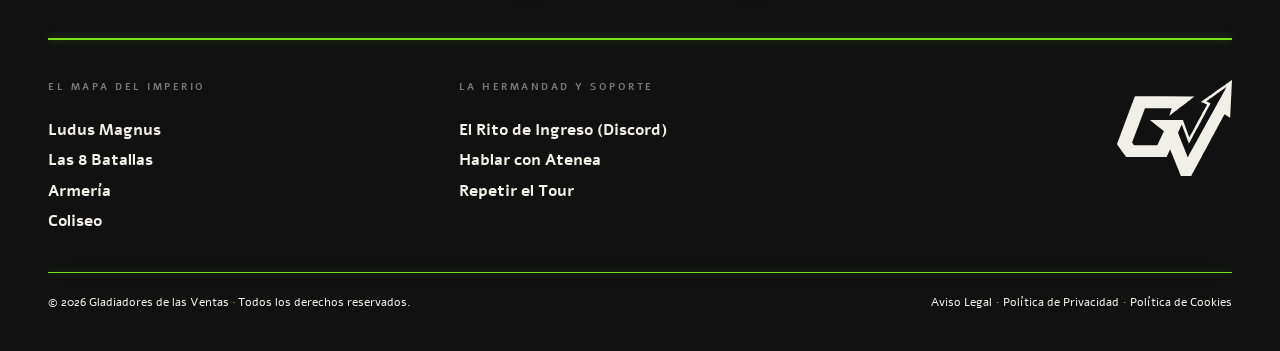
<file: coliseo.html>
<!DOCTYPE html><html lang="es"><head><meta charset="UTF-8"><meta name="viewport" content="width=device-width,initial-scale=1"><meta name="theme-color" content="#111"><title>Coliseo — Gladiadores de las Ventas</title><link rel="stylesheet" href="css/styles.css"><link rel="icon" type="image/svg+xml" href="img/favicon.svg"><link rel="icon" type="image/png" sizes="32x32" href="img/logo-mark.svg"><link rel="apple-touch-icon" href="img/logo-mark.svg"><link rel="preconnect" href="https://fonts.googleapis.com"><link rel="preconnect" href="https://fonts.gstatic.com" crossorigin><link href="https://fonts.googleapis.com/css2?family=Alef:wght@400;700&display=swap" rel="stylesheet"><link rel="stylesheet" href="css/tailwind.min.css"></head><body class="bg-[#111] text-[#f0f0e8] font-alef"><nav class="w-full sticky top-0 z-50 bg-[#1a1a1a] border-t border-b border-[#333] flex items-center gap-8" style="padding:16px 32px"><div id="scroll-progress" class="absolute h-[3px] left-0" style="top:-1px;width:0%;border-radius:0 9999px 9999px 0;background:var(--arch-color,#75e21c);box-shadow:0 0 6px rgba(var(--arch-color-rgb,117,226,28),.5);transition:width .1s linear"></div><a href="index.html" class="shrink-0" style="width:38px;height:32px"><img loading="lazy" src="img/logo-mark.svg" alt="GDV" class="w-full h-full"></a><div class="flex items-center gap-6"><a href="index.html" class="font-bold text-[14px] text-[#999] px-3 py-1.5 rounded-lg" style="letter-spacing:.1px;line-height:1.4">Ludus Magnus</a> <a href="modulos.html" class="font-bold text-[14px] text-[#999] px-3 py-1.5 rounded-lg" style="letter-spacing:.1px;line-height:1.4">Módulos</a> <a href="armeria.html" class="font-bold text-[14px] text-[#999] px-3 py-1.5 rounded-lg" style="letter-spacing:.1px;line-height:1.4">Armería</a> <a href="coliseo.html" class="font-bold text-[14px] text-[#f0f0e8] px-3 py-1.5 rounded-lg" style="letter-spacing:.1px;line-height:1.4">Coliseo</a></div><div class="flex-1"></div><div style="display:flex;align-items:center;flex-shrink:0"><a href="player.html" class="nav-avatar"><img loading="lazy" id="dyn-nav-avatar" src="img/avatar.webp" alt="Avatar"></a></div></nav><main><section style="padding:0 80px;padding-top:48px"><div id="tour-discord" class="game-card-frame relative border-2 border-[#75e21c] rounded-[24px] flex flex-col items-center overflow-hidden" style="padding:48px 64px"><div class="corner corner-tl"></div><div class="corner corner-tr"></div><div class="corner corner-bl"></div><div class="corner corner-br"></div><div class="edge-diamond"></div><div class="edge-diamond-left"></div><div class="edge-diamond-right"></div><div class="edge-diamond-bottom"></div><div class="absolute inset-0 bg-[#1a1a1a] rounded-[24px]"></div><div class="absolute inset-0 rounded-[24px] overflow-hidden"><img loading="lazy" src="img/banner-card.webp" alt="" class="w-full h-full object-cover opacity-20"></div><div class="relative z-10 flex flex-col items-center"><img loading="lazy" src="img/arena-image.svg" alt="Arena" style="width:120px;height:120px" class="mb-6"><h2 class="font-heroes text-[36px] text-[#f0f0e8] mb-4">Entra a la Arena</h2><p class="text-[16px] text-[#777] text-center mb-8" style="max-width:444px">Únete a la hermandad de gladiadores en Discord. Comparte victorias, pide consejo y entrena con los tuyos.</p><a href="#" class="inline-flex items-center font-bold text-[18px] text-[#111] rounded-[10px] shadow-lg" style="padding:14px 28px;background:linear-gradient(196deg,#48a00d 15%,#75e21c 50%,#94e440 85%)">Entrar Ahora</a></div></div></section><section class="flex" style="gap:32px;padding:48px 80px"><div class="flex-1"><div id="tour-leaderboard" class="flex items-center gap-3 mb-6"><div class="w-[4px] h-[32px] bg-[#75e21c] rounded"></div><h3 class="font-heroes text-[30px] text-[#f0f0e8]">Muro de la Fama</h3></div><div class="flex flex-col gap-2"><div class="game-card-frame-line bg-[#1a1a1a] border border-[#333] rounded-[12px] flex items-center justify-between" style="padding:12px 16px"><div class="flex items-center gap-4"><div class="w-[32px] h-[32px] rounded-[8px] bg-[#ffc42e] flex items-center justify-center font-bold text-[14px] text-[#f0f0e8]">1</div><div class="w-[40px] h-[40px] rounded-full overflow-hidden flex-shrink-0"><img loading="lazy" src="img/avatar-imperator.webp" alt="" class="w-full h-full object-cover" style="object-position:center 15%"></div><div><div class="font-bold text-[14px] text-[#f0f0e8]">Lucius Maximus</div><div class="text-[12px] text-[#777]">Imperator</div></div></div><div class="text-right"><div class="font-bold text-[16px] text-[#ffc42e]">47</div><div class="text-[10px] text-[#999]">cierres</div></div></div><div class="game-card-frame-line bg-[#1a1a1a] border border-[#333] rounded-[12px] flex items-center justify-between" style="padding:12px 16px"><div class="flex items-center gap-4"><div class="w-[32px] h-[32px] rounded-[8px] bg-[#bbb] flex items-center justify-center font-bold text-[14px] text-[#f0f0e8]">2</div><div class="w-[40px] h-[40px] rounded-full overflow-hidden flex-shrink-0"><img loading="lazy" src="img/avatar-lanista.webp" alt="" class="w-full h-full object-cover" style="object-position:center 15%"></div><div><div class="font-bold text-[14px] text-[#f0f0e8]">Cassia Valeria</div><div class="text-[12px] text-[#777]">Lanista</div></div></div><div class="text-right"><div class="font-bold text-[16px] text-[#ffc42e]">38</div><div class="text-[10px] text-[#999]">cierres</div></div></div><div class="game-card-frame-line bg-[#1a1a1a] border border-[#333] rounded-[12px] flex items-center justify-between" style="padding:12px 16px"><div class="flex items-center gap-4"><div class="w-[32px] h-[32px] rounded-[8px] bg-[#9a8870] flex items-center justify-center font-bold text-[14px] text-[#f0f0e8]">3</div><div class="w-[40px] h-[40px] rounded-full overflow-hidden flex-shrink-0"><img loading="lazy" src="img/avatar-orator.webp" alt="" class="w-full h-full object-cover" style="object-position:center 15%"></div><div><div class="font-bold text-[14px] text-[#f0f0e8]">Titus Ferox</div><div class="text-[12px] text-[#777]">Orator</div></div></div><div class="text-right"><div class="font-bold text-[16px] text-[#ffc42e]">31</div><div class="text-[10px] text-[#999]">cierres</div></div></div><div class="game-card-frame-line bg-[#1a1a1a] border border-[#333] rounded-[12px] flex items-center justify-between" style="padding:12px 16px"><div class="flex items-center gap-4"><div class="w-[32px] h-[32px] rounded-[8px] bg-[#222] flex items-center justify-center font-bold text-[14px] text-[#f0f0e8]">4</div><div class="w-[40px] h-[40px] rounded-full overflow-hidden flex-shrink-0"><img loading="lazy" src="img/avatar-veteranus.webp" alt="" class="w-full h-full object-cover" style="object-position:center 15%"></div><div><div class="font-bold text-[14px] text-[#f0f0e8]">Aurelia Nexus</div><div class="text-[12px] text-[#777]">Veteranus</div></div></div><div class="text-right"><div class="font-bold text-[16px] text-[#ffc42e]">27</div><div class="text-[10px] text-[#999]">cierres</div></div></div><div class="game-card-frame-line bg-[#1a1a1a] border border-[#333] rounded-[12px] flex items-center justify-between" style="padding:12px 16px"><div class="flex items-center gap-4"><div class="w-[32px] h-[32px] rounded-[8px] bg-[#222] flex items-center justify-center font-bold text-[14px] text-[#f0f0e8]">5</div><div class="w-[40px] h-[40px] rounded-full overflow-hidden flex-shrink-0"><img loading="lazy" src="img/avatar-ventas.webp" alt="" class="w-full h-full object-cover" style="object-position:center 15%"></div><div><div class="font-bold text-[14px] text-[#f0f0e8]">Gaius Structor</div><div class="text-[12px] text-[#777]">Gladiador Ventas</div></div></div><div class="text-right"><div class="font-bold text-[16px] text-[#ffc42e]">22</div><div class="text-[10px] text-[#999]">cierres</div></div></div><div class="game-card-frame-line bg-[#1a1a1a] border border-[#333] rounded-[12px] flex items-center justify-between" style="padding:12px 16px"><div class="flex items-center gap-4"><div class="w-[32px] h-[32px] rounded-[8px] bg-[#222] flex items-center justify-center font-bold text-[14px] text-[#f0f0e8]">6</div><div class="w-[40px] h-[40px] rounded-full overflow-hidden flex-shrink-0"><img loading="lazy" src="img/avatar-servus.webp" alt="" class="w-full h-full object-cover" style="object-position:center 15%"></div><div><div class="font-bold text-[14px] text-[#f0f0e8]">Livia Invicta</div><div class="text-[12px] text-[#777]">Gladiador Servus</div></div></div><div class="text-right"><div class="font-bold text-[16px] text-[#ffc42e]">18</div><div class="text-[10px] text-[#999]">cierres</div></div></div><div class="game-card-frame-line bg-[#1a1a1a] border border-[#333] rounded-[12px] flex items-center justify-between" style="padding:12px 16px"><div class="flex items-center gap-4"><div class="w-[32px] h-[32px] rounded-[8px] bg-[#222] flex items-center justify-center font-bold text-[14px] text-[#f0f0e8]">7</div><div class="w-[40px] h-[40px] rounded-full overflow-hidden flex-shrink-0"><img loading="lazy" src="img/avatar-ventas.webp" alt="" class="w-full h-full object-cover" style="object-position:center 15%"></div><div><div class="font-bold text-[14px] text-[#f0f0e8]">Marcus Brutus</div><div class="text-[12px] text-[#777]">Gladiador Servus</div></div></div><div class="text-right"><div class="font-bold text-[16px] text-[#ffc42e]">14</div><div class="text-[10px] text-[#999]">cierres</div></div></div></div></div><div class="flex-1"><div id="tour-events" class="flex items-center gap-3 mb-6"><div class="w-[4px] h-[32px] bg-[#75e21c] rounded"></div><h3 class="font-heroes text-[30px] text-[#f0f0e8]">Tablón de Edictos</h3></div><div class="flex flex-col gap-2"><div class="game-card-frame-line bg-[#1a1a1a] border border-[#333] rounded-[12px] flex items-center gap-4" style="padding:16px"><div class="w-[56px] h-[56px] flex-shrink-0 bg-[#142f02] rounded-[12px] flex flex-col items-center justify-center"><span class="font-bold text-[10px] text-[#75e21c]">MAR</span> <span class="font-bold text-[20px] text-[#75e21c] leading-none">15</span></div><div><div class="font-bold text-[14px] text-[#f0f0e8]">Clase en Vivo: Objeciones con Atenea</div><div class="text-[12px] text-[#777]">18:00h · Clase en vivo</div></div></div><div class="game-card-frame-line bg-[#1a1a1a] border border-[#333] rounded-[12px] flex items-center gap-4" style="padding:16px"><div class="w-[56px] h-[56px] flex-shrink-0 bg-[#142f02] rounded-[12px] flex flex-col items-center justify-center"><span class="font-bold text-[10px] text-[#75e21c]">MAR</span> <span class="font-bold text-[20px] text-[#75e21c] leading-none">18</span></div><div><div class="font-bold text-[14px] text-[#f0f0e8]">Rollplay Grupal: Llamada Fría</div><div class="text-[12px] text-[#777]">19:00h · Taller práctico</div></div></div><div class="game-card-frame-line bg-[#1a1a1a] border border-[#333] rounded-[12px] flex items-center gap-4" style="padding:16px"><div class="w-[56px] h-[56px] flex-shrink-0 bg-[#142f02] rounded-[12px] flex flex-col items-center justify-center"><span class="font-bold text-[10px] text-[#75e21c]">MAR</span> <span class="font-bold text-[20px] text-[#75e21c] leading-none">22</span></div><div><div class="font-bold text-[14px] text-[#f0f0e8]">Masterclass: Mentalidad de Cierre</div><div class="text-[12px] text-[#777]">17:30h · Masterclass</div></div></div><div class="game-card-frame-line bg-[#1a1a1a] border border-[#333] rounded-[12px] flex items-center gap-4" style="padding:16px"><div class="w-[56px] h-[56px] flex-shrink-0 bg-[#142f02] rounded-[12px] flex flex-col items-center justify-center"><span class="font-bold text-[10px] text-[#75e21c]">MAR</span> <span class="font-bold text-[20px] text-[#75e21c] leading-none">25</span></div><div><div class="font-bold text-[14px] text-[#f0f0e8]">Seguimiento con Atenea</div><div class="text-[12px] text-[#777]">18:00h · Sesión grupal</div></div></div><div class="game-card-frame-line bg-[#1a1a1a] border border-[#333] rounded-[12px] flex items-center gap-4" style="padding:16px"><div class="w-[56px] h-[56px] flex-shrink-0 bg-[#142f02] rounded-[12px] flex flex-col items-center justify-center"><span class="font-bold text-[10px] text-[#75e21c]">ABR</span> <span class="font-bold text-[20px] text-[#75e21c] leading-none">01</span></div><div><div class="font-bold text-[14px] text-[#f0f0e8]">Review Mensual: Métricas de Combate</div><div class="text-[12px] text-[#777]">19:00h · Clase en vivo</div></div></div></div></div></section><footer style="padding:48px 80px 32px 80px;width:100%"><div id="war-cry" style="display:flex;flex-direction:column;align-items:center;gap:12px;padding:48px 0;text-align:center"><div style="display:flex;flex-direction:column;gap:20px;width:100%;text-align:center"><p style="font-family:Alef,sans-serif;font-weight:700;font-size:10px;color:#999;text-transform:uppercase;letter-spacing:1.5px;line-height:1.5">EL GRITO DE GUERRA</p><p class="font-heroes war-cry-text" style="font-size:36px;line-height:1.4;letter-spacing:-.5px">HAZ LA PUTA LLAMADA</p></div><div style="font-family:Alef,sans-serif;font-size:16px;color:#999;text-align:center;line-height:1.6"><p style="margin:0">¿Vas a alimentar al Murmurador?</p><p style="margin:0">Tu espada está lista. Solo falta que des el primer golpe.</p></div><div style="height:8px"></div><a href="#" style="display:inline-flex;align-items:center;justify-content:center;gap:12px;padding:14px 28px;border:2px solid #75e21c;border-radius:10px;font-family:Alef,sans-serif;font-weight:700;font-size:18px;color:#75e21c;line-height:20px;text-decoration:none;white-space:nowrap">¡Entra al Discord!</a></div><div style="width:100%;height:2px;background:linear-gradient(180deg,#75e21c 15%,#8940be 85%)"></div><div style="display:flex;gap:48px;align-items:flex-start;padding:40px 0;width:100%"><div style="flex:1;display:flex;flex-direction:column;gap:8px"><p style="font-family:Alef,sans-serif;font-weight:700;font-size:10px;color:#777;text-transform:uppercase;letter-spacing:1.5px;line-height:1.5">EL MAPA DEL IMPERIO</p><div style="height:8px"></div><a href="index.html" style="font-family:Alef,sans-serif;font-weight:700;font-size:16px;color:#f0f0e8;text-decoration:none;line-height:1.4">Ludus Magnus</a> <a href="modulos.html" style="font-family:Alef,sans-serif;font-weight:700;font-size:16px;color:#f0f0e8;text-decoration:none;line-height:1.4">Las 8 Batallas</a> <a href="armeria.html" style="font-family:Alef,sans-serif;font-weight:700;font-size:16px;color:#f0f0e8;text-decoration:none;line-height:1.4">Armería</a> <a href="coliseo.html" style="font-family:Alef,sans-serif;font-weight:700;font-size:16px;color:#f0f0e8;text-decoration:none;line-height:1.4">Coliseo</a></div><div style="flex:1;display:flex;flex-direction:column;gap:8px"><p style="font-family:Alef,sans-serif;font-weight:700;font-size:10px;color:#777;text-transform:uppercase;letter-spacing:1.5px;line-height:1.5">LA HERMANDAD Y SOPORTE</p><div style="height:8px"></div><a href="#" style="font-family:Alef,sans-serif;font-weight:700;font-size:16px;color:#f0f0e8;text-decoration:none;line-height:1.4">El Rito de Ingreso (Discord)</a> <a href="#" style="font-family:Alef,sans-serif;font-weight:700;font-size:16px;color:#f0f0e8;text-decoration:none;line-height:1.4">Hablar con Atenea</a> <a href="#" onclick="return restartTour(),!1" style="font-family:Alef,sans-serif;font-weight:700;font-size:16px;color:#f0f0e8;text-decoration:none;line-height:1.4">Repetir el Tour</a></div><div style="flex:1;display:flex;flex-direction:column;align-items:flex-end"><img loading="lazy" id="tour-finale" src="img/logo-mark-xl.svg" alt="GDV" style="width:115px;height:96px"></div></div><div style="width:100%;height:1px;background:linear-gradient(180deg,#75e21c 15%,#8940be 85%)"></div><div style="display:flex;align-items:center;padding:20px 0 8px 0;width:100%"><p style="font-family:Alef,sans-serif;font-size:12px;color:#f0f0e8;line-height:1.5;white-space:nowrap;margin:0">© 2026 Gladiadores de las Ventas <span style="color:#75e21c">·</span> Todos los derechos reservados.</p><div style="flex:1"></div><div style="display:flex;align-items:center;gap:4px;font-family:Alef,sans-serif;font-size:12px;line-height:1.5;white-space:nowrap"><a href="#" style="color:#f0f0e8;text-decoration:none">Aviso Legal</a> <span style="color:#75e21c">·</span> <a href="#" style="color:#f0f0e8;text-decoration:none">Política de Privacidad</a> <span style="color:#75e21c">·</span> <a href="#" style="color:#f0f0e8;text-decoration:none">Política de Cookies</a></div></div></footer></main><script defer src="js/main.js"></script><script defer src="js/onboarding.js"></script><script defer src="js/module-selector.js"></script></body></html>
</file>
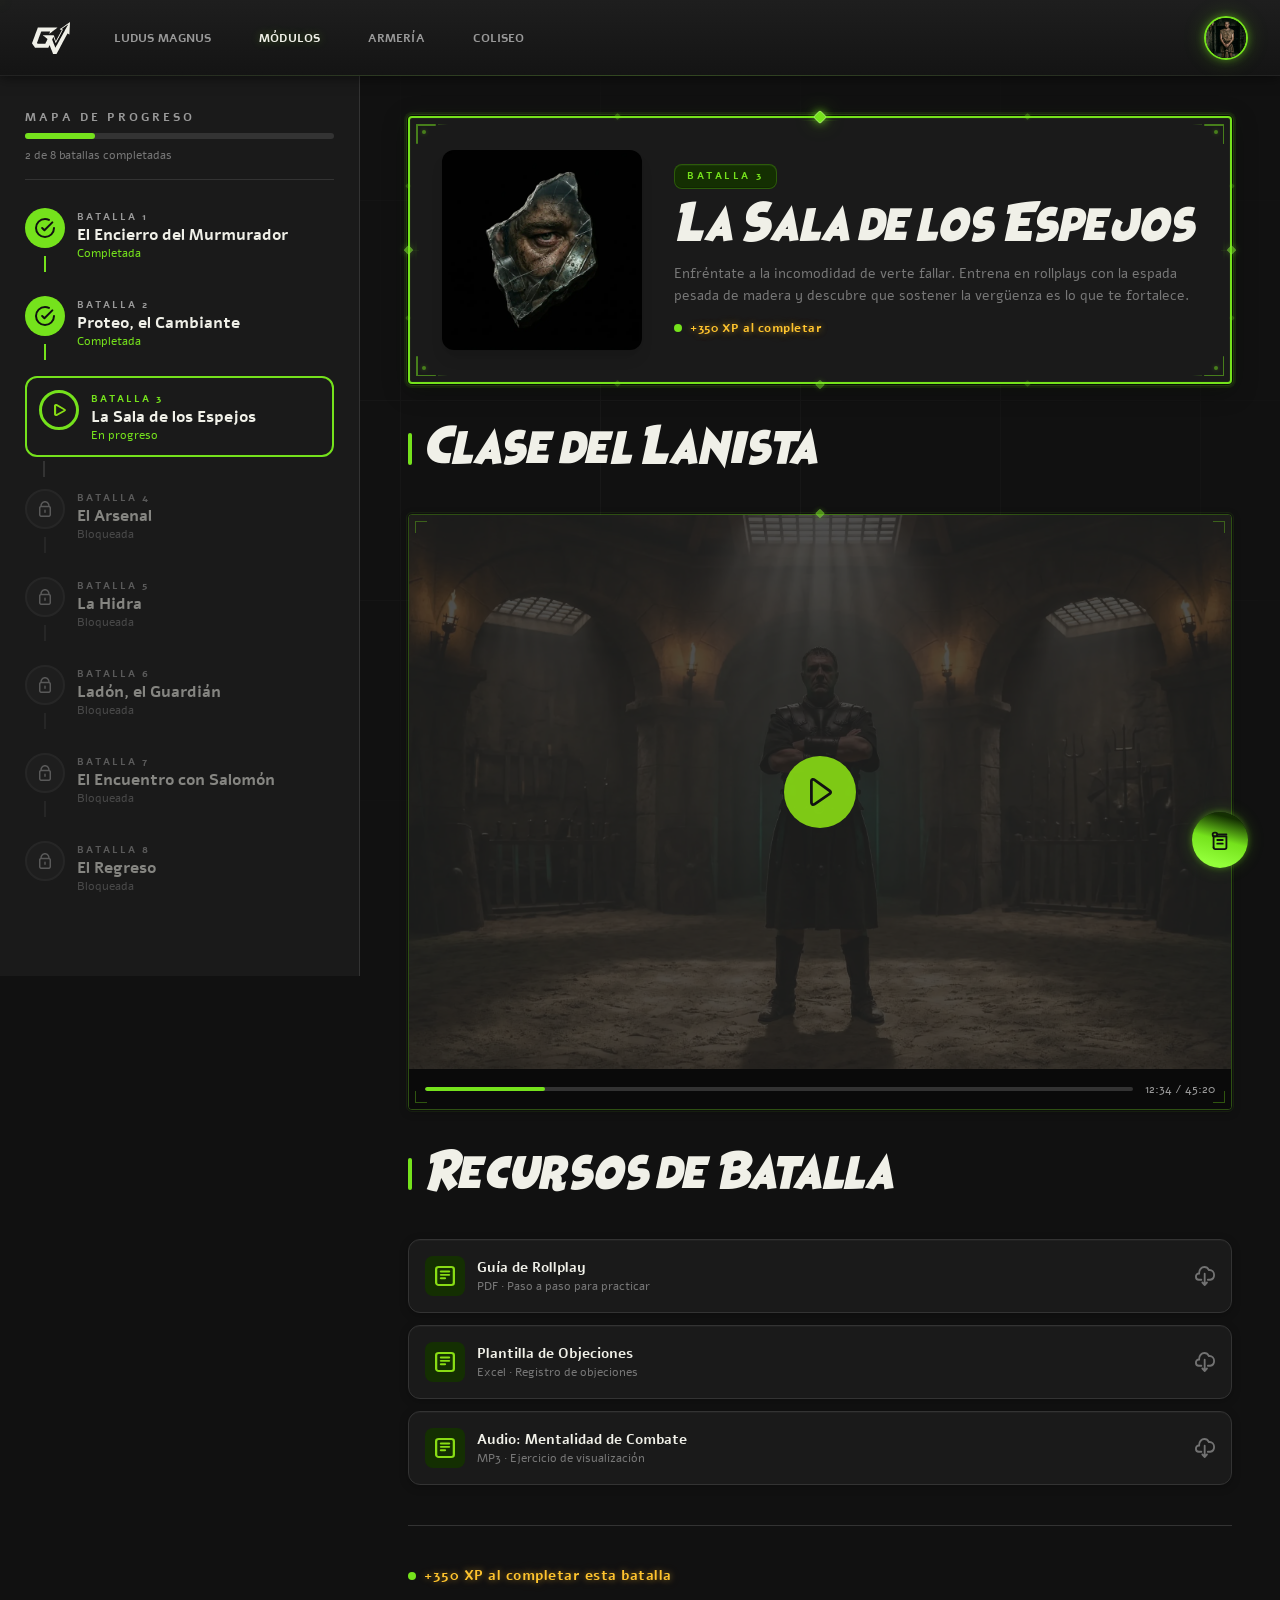
<file: modulos.html>
<!DOCTYPE html><html lang="es"><head><meta charset="UTF-8"><meta name="viewport" content="width=device-width,initial-scale=1"><meta name="theme-color" content="#111"><title>Módulos - Gladiadores de las Ventas</title><link rel="stylesheet" href="css/styles.css"><link rel="icon" type="image/svg+xml" href="img/favicon.svg"><link rel="icon" type="image/png" sizes="32x32" href="img/logo-mark.svg"><link rel="apple-touch-icon" href="img/logo-mark.svg"><link rel="preconnect" href="https://fonts.googleapis.com"><link rel="preconnect" href="https://fonts.gstatic.com" crossorigin><link href="https://fonts.googleapis.com/css2?family=Alef:wght@400;700&display=swap" rel="stylesheet"><link rel="stylesheet" href="css/tailwind.min.css"></head><body class="bg-[#111] text-[#f0f0e8] font-alef"><nav class="w-full sticky top-0 z-50 bg-[#1a1a1a] border-t border-b border-[#333] flex items-center gap-8" style="padding:16px 32px"><div id="scroll-progress" class="absolute h-[3px] left-0" style="top:-1px;width:0%;border-radius:0 9999px 9999px 0;background:var(--arch-color,#75e21c);box-shadow:0 0 6px rgba(var(--arch-color-rgb,117,226,28),.5);transition:width .1s linear"></div><a href="index.html" class="shrink-0" style="width:38px;height:32px"><img loading="lazy" src="img/logo-mark.svg" alt="GDV" class="w-full h-full"></a><div class="flex items-center gap-6"><a href="index.html" class="font-bold text-[14px] text-[#999] px-3 py-1.5 rounded-lg" style="letter-spacing:.1px;line-height:1.4">Ludus Magnus</a> <a href="modulos.html" class="font-bold text-[14px] text-[#f0f0e8] px-3 py-1.5 rounded-lg" style="letter-spacing:.1px;line-height:1.4">Módulos</a> <a href="armeria.html" class="font-bold text-[14px] text-[#999] px-3 py-1.5 rounded-lg" style="letter-spacing:.1px;line-height:1.4">Armería</a> <a href="coliseo.html" class="font-bold text-[14px] text-[#999] px-3 py-1.5 rounded-lg" style="letter-spacing:.1px;line-height:1.4">Coliseo</a></div><div class="flex-1"></div><div style="display:flex;align-items:center;flex-shrink:0"><a href="player.html" class="nav-avatar"><img loading="lazy" id="dyn-nav-avatar" src="img/avatar.webp" alt="Avatar"></a></div></nav><div class="flex min-h-screen"><aside id="tour-sidebar" class="w-[360px] flex-shrink-0 bg-[#1a1a1a] border-r border-[#333] sticky top-0 h-screen overflow-y-auto px-[25px] py-[33px]"><div id="tour-sidebar-header"><p class="font-bold text-xs tracking-[3px] uppercase text-[#999] mb-2">MAPA DE PROGRESO</p><div class="w-full h-[6px] bg-[#333] rounded-[3px] mb-2"><div class="h-full bg-[#75e21c] rounded-[3px]" style="width:80px"></div></div><p class="text-xs text-[#777] mb-4">2 de 8 batallas completadas</p></div><div class="w-full h-px bg-[#333] mb-4"></div><div class="flex flex-col"><div class="flex items-start gap-3 py-3"><div class="flex flex-col items-center"><div class="w-10 h-10 rounded-full bg-[#75e21c] flex items-center justify-center flex-shrink-0"><img loading="lazy" src="img/icon-check-sidebar.svg" alt="Completada" class="w-5 h-5"></div><div class="w-[2px] h-4 bg-[#75e21c] mt-2"></div></div><div class="pt-0.5"><p class="font-bold text-[10px] tracking-[2px] uppercase text-[#999]">BATALLA 1</p><p class="font-bold text-base text-[#f0f0e8] leading-tight">El Encierro del Murmurador</p><p class="text-xs text-[#75e21c]">Completada</p></div></div><div class="flex items-start gap-3 py-3"><div class="flex flex-col items-center"><div class="w-10 h-10 rounded-full bg-[#75e21c] flex items-center justify-center flex-shrink-0"><img loading="lazy" src="img/icon-check-sidebar.svg" alt="Completada" class="w-5 h-5"></div><div class="w-[2px] h-4 bg-[#75e21c] mt-2"></div></div><div class="pt-0.5"><p class="font-bold text-[10px] tracking-[2px] uppercase text-[#999]">BATALLA 2</p><p class="font-bold text-base text-[#f0f0e8] leading-tight">Proteo, el Cambiante</p><p class="text-xs text-[#75e21c]">Completada</p></div></div><div class="border-2 border-[#75e21c] bg-[#1a1a1a] rounded-xl p-3 my-1"><div class="flex items-start gap-3"><div class="flex flex-col items-center"><div class="w-10 h-10 rounded-full border-[3px] border-[#75e21c] flex items-center justify-center flex-shrink-0"><img loading="lazy" src="img/icon-play-sidebar.svg" alt="En progreso" style="width:12px;height:12px;margin-left:2px"></div></div><div class="pt-0.5"><p class="font-bold text-[10px] tracking-[2px] uppercase text-[#75e21c]">BATALLA 3</p><p class="font-bold text-base text-[#f0f0e8] leading-tight">La Sala de los Espejos</p><p class="text-xs text-[#75e21c]">En progreso</p></div></div></div><div class="flex justify-start pl-[18px]"><div class="w-[2px] h-4 bg-[#333]"></div></div><div class="flex items-start gap-3 py-3 opacity-50"><div class="flex flex-col items-center"><img loading="lazy" src="img/indicator-locked.svg" alt="Bloqueada" class="w-10 h-10 flex-shrink-0"><div class="w-[2px] h-4 bg-[#333] mt-2"></div></div><div class="pt-0.5"><p class="font-bold text-[10px] tracking-[2px] uppercase text-[#999]">BATALLA 4</p><p class="font-bold text-base text-[#f0f0e8] leading-tight">El Arsenal</p><p class="text-xs text-[#777]">Bloqueada</p></div></div><div class="flex items-start gap-3 py-3 opacity-50"><div class="flex flex-col items-center"><img loading="lazy" src="img/indicator-locked.svg" alt="Bloqueada" class="w-10 h-10 flex-shrink-0"><div class="w-[2px] h-4 bg-[#333] mt-2"></div></div><div class="pt-0.5"><p class="font-bold text-[10px] tracking-[2px] uppercase text-[#999]">BATALLA 5</p><p class="font-bold text-base text-[#f0f0e8] leading-tight">La Hidra</p><p class="text-xs text-[#777]">Bloqueada</p></div></div><div class="flex items-start gap-3 py-3 opacity-50"><div class="flex flex-col items-center"><img loading="lazy" src="img/indicator-locked.svg" alt="Bloqueada" class="w-10 h-10 flex-shrink-0"><div class="w-[2px] h-4 bg-[#333] mt-2"></div></div><div class="pt-0.5"><p class="font-bold text-[10px] tracking-[2px] uppercase text-[#999]">BATALLA 6</p><p class="font-bold text-base text-[#f0f0e8] leading-tight">Ladón, el Guardián</p><p class="text-xs text-[#777]">Bloqueada</p></div></div><div class="flex items-start gap-3 py-3 opacity-50"><div class="flex flex-col items-center"><img loading="lazy" src="img/indicator-locked.svg" alt="Bloqueada" class="w-10 h-10 flex-shrink-0"><div class="w-[2px] h-4 bg-[#333] mt-2"></div></div><div class="pt-0.5"><p class="font-bold text-[10px] tracking-[2px] uppercase text-[#999]">BATALLA 7</p><p class="font-bold text-base text-[#f0f0e8] leading-tight">El Encuentro con Salomón</p><p class="text-xs text-[#777]">Bloqueada</p></div></div><div class="flex items-start gap-3 py-3 opacity-50"><div class="flex flex-col items-center"><img loading="lazy" src="img/indicator-locked.svg" alt="Bloqueada" class="w-10 h-10 flex-shrink-0"></div><div class="pt-0.5"><p class="font-bold text-[10px] tracking-[2px] uppercase text-[#999]">BATALLA 8</p><p class="font-bold text-base text-[#f0f0e8] leading-tight">El Regreso</p><p class="text-xs text-[#777]">Bloqueada</p></div></div></div></aside><main class="flex-1 px-12 pt-10 pb-12 flex flex-col gap-10"><div id="mobile-progress-bar" style="display:none"><div style="display:flex;align-items:center;gap:12px;margin-bottom:8px"><p style="font-family:Alef,sans-serif;font-weight:700;font-size:10px;color:#999;text-transform:uppercase;letter-spacing:1.5px">PROGRESO</p><p id="mobile-progress-text" style="font-family:Alef,sans-serif;font-weight:700;font-size:12px;color:#777">2 de 8</p></div><div id="mobile-progress-dots" style="display:flex;gap:4px;margin-bottom:12px"></div><div style="display:flex;align-items:center;gap:8px"><div style="width:6px;height:6px;border-radius:3px;background:var(--arch-color,#75e21c);box-shadow:0 0 6px var(--arch-color,#75e21c)"></div><p id="mobile-progress-current" style="font-family:Alef,sans-serif;font-weight:700;font-size:13px;color:#f0f0e8"></p></div></div><div id="tour-enemy-card" class="game-card-frame border border-[#75e21c] bg-[#1a1a1a] rounded-2xl p-8 flex gap-8"><div class="corner corner-tl"></div><div class="corner corner-tr"></div><div class="corner corner-bl"></div><div class="corner corner-br"></div><div class="edge-diamond"></div><div class="edge-diamond-left"></div><div class="edge-diamond-right"></div><div class="edge-diamond-bottom"></div><img loading="lazy" id="dyn-enemy-img" src="img/enemy-image.webp" alt="Batalla 3" class="w-[200px] h-[200px] rounded-xl object-cover shadow-lg flex-shrink-0"><div class="flex flex-col justify-center gap-3"><span id="dyn-battle-num" class="inline-block self-start bg-[#142f02] text-[#75e21c] font-bold text-[10px] tracking-[2px] uppercase rounded-lg px-3 py-1">BATALLA 3</span><h1 id="dyn-mod-title" class="font-heroes text-[30px] text-[#f0f0e8] leading-normal">La Sala de los Espejos</h1><p id="dyn-mod-desc" class="text-sm text-[#777] leading-relaxed">Enfréntate a la incomodidad de verte fallar. Entrena en roleplays con la espada pesada de madera y descubre que sostener la vergüenza es lo que te fortalece.</p><div class="flex items-center gap-2"><span class="w-2 h-2 rounded-full bg-[#ffc42e] inline-block"></span> <span class="font-bold text-xs text-[#ffc42e]">+350 XP al completar</span></div></div></div><div class="flex items-center gap-3"><div class="w-1 h-8 bg-[#75e21c] rounded-sm"></div><h2 class="font-heroes text-[30px] text-[#f0f0e8]">Clase del Lanista</h2></div><div class="game-card-frame-slim border border-[#333] rounded-2xl overflow-hidden"><div class="corner corner-tl"></div><div class="corner corner-tr"></div><div class="corner corner-bl"></div><div class="corner corner-br"></div><div class="edge-diamond"></div><div class="game-card-inner overflow-hidden"><div class="relative w-full h-[554px] flex items-center justify-center" style="background:#222"><img loading="lazy" src="img/player-bg.webp" alt="" class="absolute inset-0 w-full h-full object-cover opacity-20"> <img loading="lazy" src="img/play-button.svg" alt="Play" class="relative z-10 w-[72px] h-[72px] cursor-pointer hover:scale-105 transition-transform"></div><div class="bg-[#0a0a0a] px-4 py-3 flex items-center gap-3"><div class="flex-1 h-1 bg-[#333] rounded-sm overflow-hidden"><div class="h-full bg-[#75e21c] rounded-sm" style="width:120px"></div></div><span class="text-xs text-[#999] flex-shrink-0">12:34 / 45:20</span></div></div></div><div class="flex items-center gap-3"><div class="w-1 h-8 bg-[#75e21c] rounded-sm"></div><h2 class="font-heroes text-[30px] text-[#f0f0e8]">Recursos de Batalla</h2></div><div id="dyn-resources" class="flex flex-col gap-3"><div class="game-card-frame-line bg-[#1a1a1a] border border-[#333] rounded-xl p-4 flex items-center justify-between"><div class="flex items-center gap-3"><div class="w-10 h-10 bg-[#142f02] rounded-lg flex items-center justify-center flex-shrink-0"><img loading="lazy" src="img/icon-file.svg" alt="" class="w-5 h-5"></div><div><p class="font-bold text-sm text-[#f0f0e8]">Guía de Rollplay</p><p class="text-xs text-[#777]">PDF &middot; Paso a paso para practicar</p></div></div><img loading="lazy" src="img/icon-download2.svg" alt="Descargar" class="w-5 h-5 cursor-pointer opacity-70 hover:opacity-100 transition-opacity"></div><div class="game-card-frame-line bg-[#1a1a1a] border border-[#333] rounded-xl p-4 flex items-center justify-between"><div class="flex items-center gap-3"><div class="w-10 h-10 bg-[#142f02] rounded-lg flex items-center justify-center flex-shrink-0"><img loading="lazy" src="img/icon-file.svg" alt="" class="w-5 h-5"></div><div><p class="font-bold text-sm text-[#f0f0e8]">Plantilla de Objeciones</p><p class="text-xs text-[#777]">Excel &middot; Registro de objeciones</p></div></div><img loading="lazy" src="img/icon-download2.svg" alt="Descargar" class="w-5 h-5 cursor-pointer opacity-70 hover:opacity-100 transition-opacity"></div><div class="game-card-frame-line bg-[#1a1a1a] border border-[#333] rounded-xl p-4 flex items-center justify-between"><div class="flex items-center gap-3"><div class="w-10 h-10 bg-[#142f02] rounded-lg flex items-center justify-center flex-shrink-0"><img loading="lazy" src="img/icon-file.svg" alt="" class="w-5 h-5"></div><div><p class="font-bold text-sm text-[#f0f0e8]">Audio: Mentalidad de Combate</p><p class="text-xs text-[#777]">MP3 &middot; Ejercicio de visualización</p></div></div><img loading="lazy" src="img/icon-download2.svg" alt="Descargar" class="w-5 h-5 cursor-pointer opacity-70 hover:opacity-100 transition-opacity"></div></div><div class="w-full h-px bg-[#333]"></div><div class="flex items-center gap-2"><span class="w-2 h-2 rounded-full bg-[#ffc42e] inline-block"></span> <span class="font-bold text-sm text-[#ffc42e]">+350 XP al completar esta batalla</span></div></main></div><script defer src="js/main.js"></script><script defer src="js/onboarding.js"></script><script defer src="js/module-selector.js"></script></body></html>
</file>
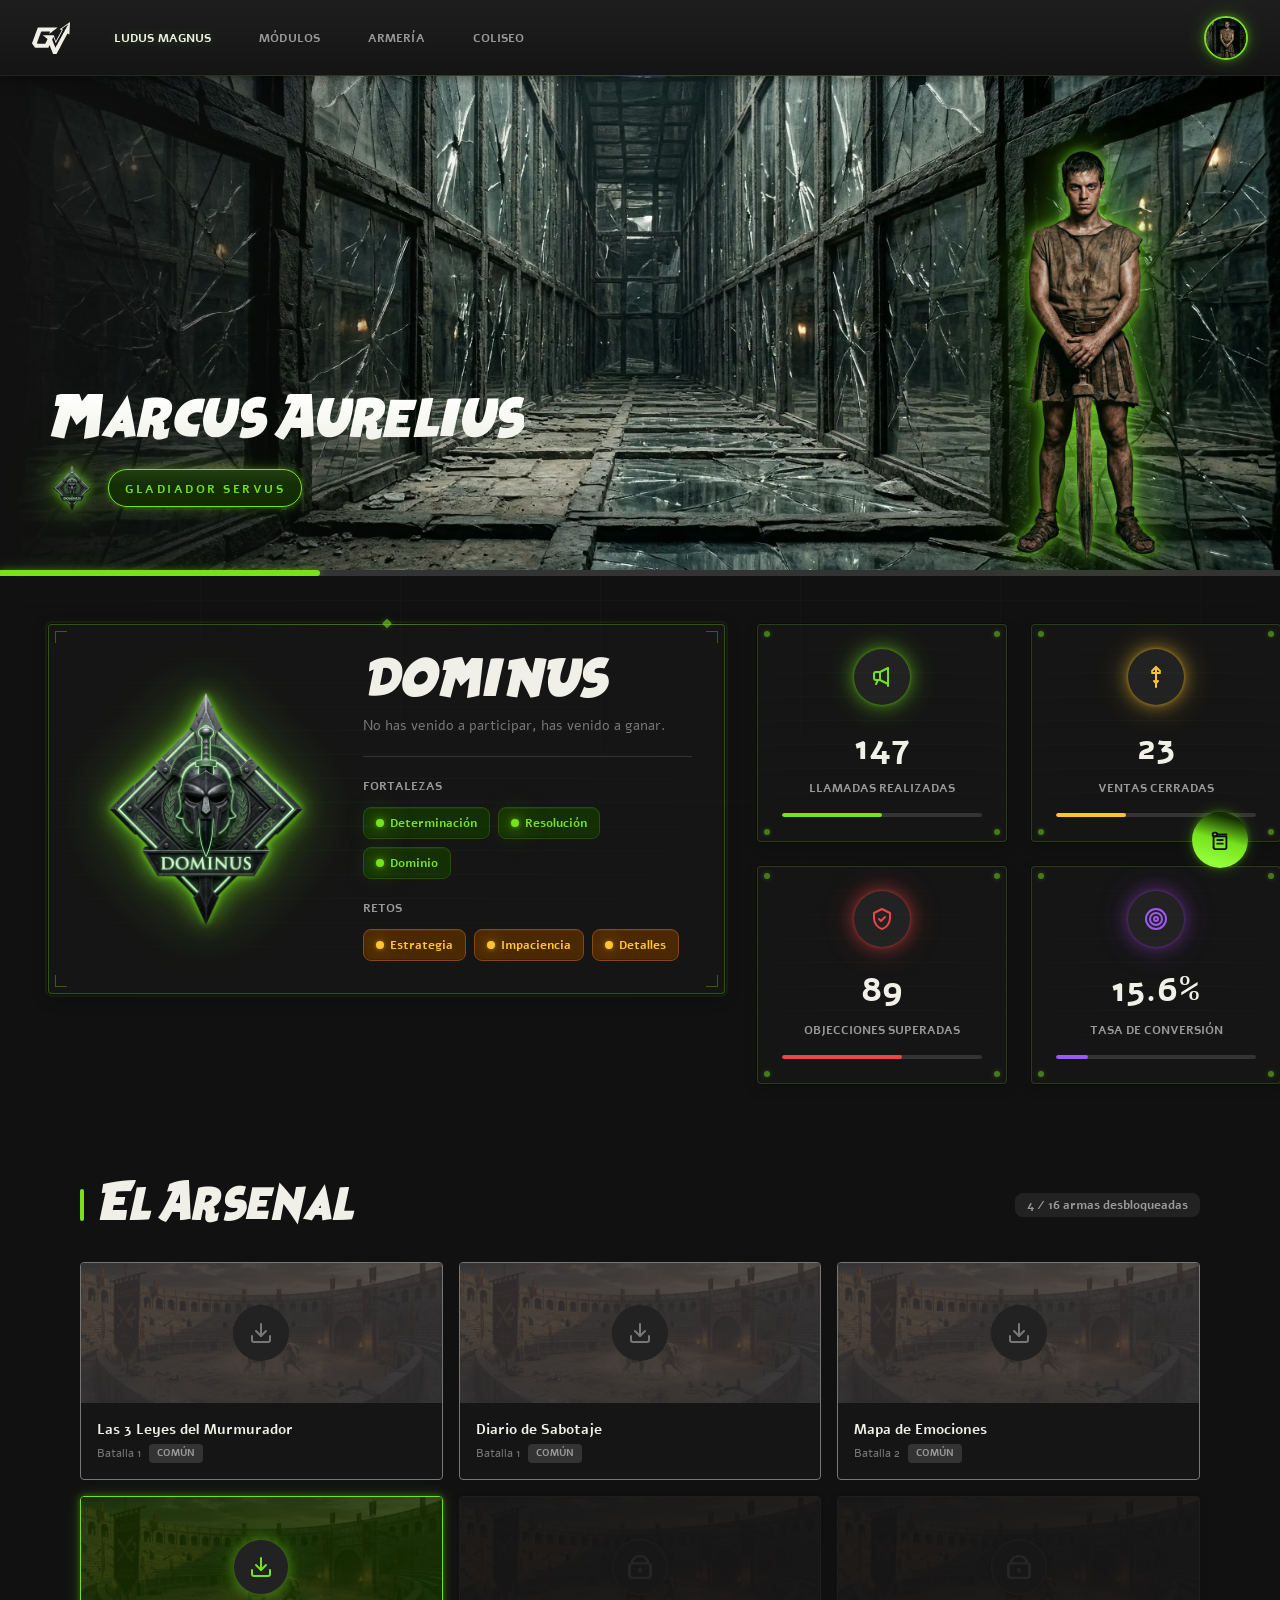
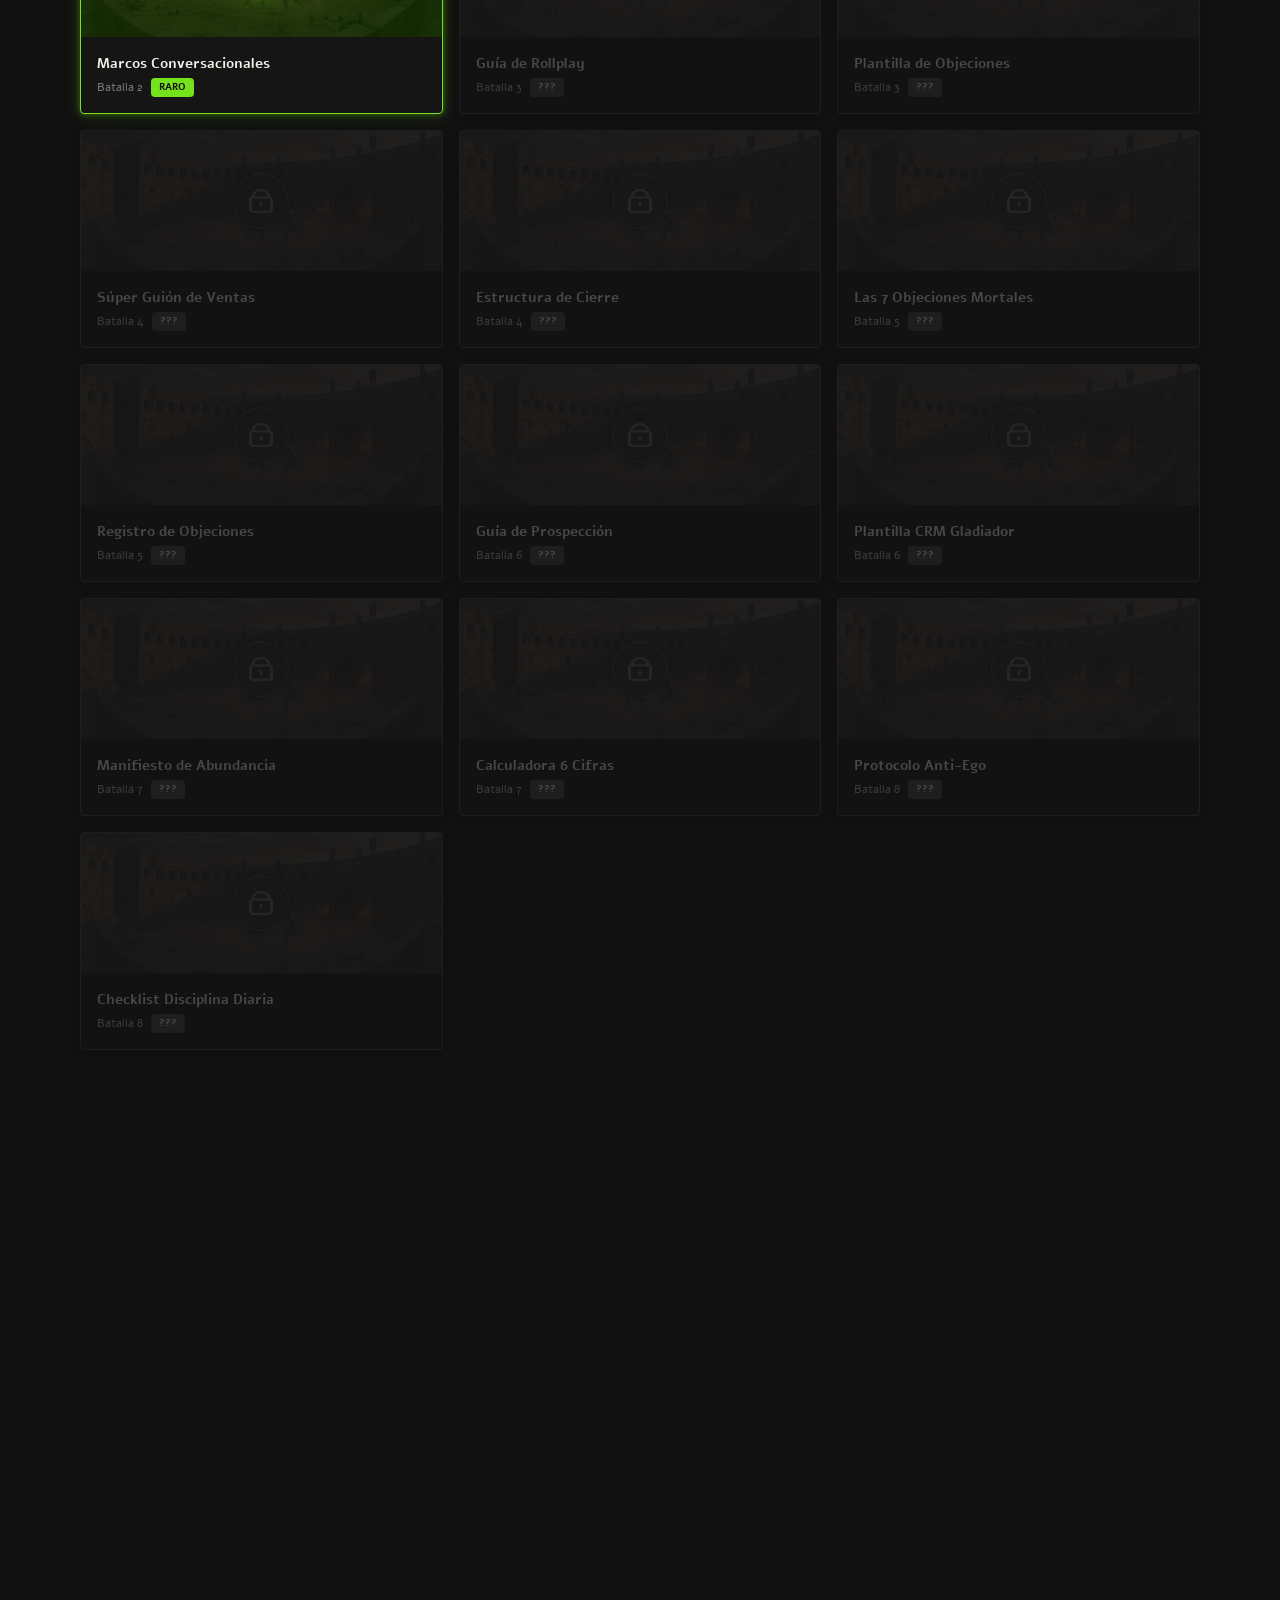
<file: player.html>
<!DOCTYPE html><html lang="es"><head><meta charset="UTF-8"><meta name="viewport" content="width=device-width,initial-scale=1"><meta name="theme-color" content="#111"><title>Perfil de Gladiador - Gladiadores de las Ventas</title><link rel="preload" as="image" href="img/hero-bg-pp.webp" fetchpriority="high"><link rel="stylesheet" href="css/styles.css"><link rel="icon" type="image/svg+xml" href="img/favicon.svg"><link rel="icon" type="image/png" sizes="32x32" href="img/logo-mark.svg"><link rel="apple-touch-icon" href="img/logo-mark.svg"><link rel="preconnect" href="https://fonts.googleapis.com"><link rel="preconnect" href="https://fonts.gstatic.com" crossorigin><link href="https://fonts.googleapis.com/css2?family=Alef:wght@400;700&display=swap" rel="stylesheet"><link rel="stylesheet" href="css/tailwind.min.css"><style></style></head><body class="bg-[#111] text-[#f0f0e8] font-alef"><nav class="w-full sticky top-0 z-50 bg-[#1a1a1a] border-t border-b border-[#333] flex items-center gap-8" style="padding:16px 32px"><div id="scroll-progress" class="absolute h-[3px] left-0" style="top:-1px;width:0%;border-radius:0 9999px 9999px 0;background:var(--arch-color,#75e21c);box-shadow:0 0 6px rgba(var(--arch-color-rgb,117,226,28),.5);transition:width .1s linear"></div><a href="index.html" class="shrink-0" style="width:38px;height:32px"><img loading="lazy" src="img/logo-mark.svg" alt="GDV" class="w-full h-full"></a><div class="flex items-center gap-6"><a href="index.html" class="font-bold text-[14px] text-[#f0f0e8] px-3 py-1.5 rounded-lg" style="letter-spacing:.1px;line-height:1.4">Ludus Magnus</a> <a href="modulos.html" class="font-bold text-[14px] text-[#999] px-3 py-1.5 rounded-lg" style="letter-spacing:.1px;line-height:1.4">Módulos</a> <a href="armeria.html" class="font-bold text-[14px] text-[#999] px-3 py-1.5 rounded-lg" style="letter-spacing:.1px;line-height:1.4">Armería</a> <a href="coliseo.html" class="font-bold text-[14px] text-[#999] px-3 py-1.5 rounded-lg" style="letter-spacing:.1px;line-height:1.4">Coliseo</a></div><div class="flex-1"></div><div style="display:flex;align-items:center;flex-shrink:0"><a href="player.html" class="nav-avatar"><img loading="lazy" id="dyn-nav-avatar" src="img/avatar.webp" alt="Avatar"></a></div></nav><main style="position:relative;overflow:visible"><section style="position:relative;width:100%;height:500px;background:#1a1a1a;overflow:hidden"><div style="position:absolute;left:0;top:0;width:100%;height:500px"><img id="dyn-hero" src="img/hero-bg-pp.webp" alt="" style="position:absolute;inset:0;width:100%;height:100%;object-fit:cover"></div><div style="position:absolute;left:0;top:0;width:100%;height:500px;background:linear-gradient(to right,#111 0,rgba(17,17,17,0) 35%)"></div><img loading="lazy" id="dyn-gladiator" src="img/gladiador-servus.webp" alt="Gladiador Servus" style="position:absolute;right:80px;bottom:0;height:460px;width:auto;object-fit:contain;z-index:5;cursor:pointer;transition:opacity .3s ease,transform .4s cubic-bezier(.34,1.56,.64,1),filter .4s ease;filter:drop-shadow(0 0 6px rgba(117,226,28,.8)) drop-shadow(0 0 20px rgba(117,226,28,.4)) drop-shadow(0 0 48px rgba(117,226,28,.15))"><div style="position:relative;z-index:3;display:flex;flex-direction:column;gap:16px;align-items:flex-start;height:100%;justify-content:flex-end;padding:0 80px 64px 80px"><p class="font-heroes" style="font-size:36px;line-height:1.4;letter-spacing:-.5px;padding-top:4px;background:linear-gradient(to bottom,#fff,#f0f0e8);-webkit-background-clip:text;background-clip:text;-webkit-text-fill-color:transparent;white-space:nowrap">Marcus Aurelius</p><div style="display:flex;align-items:center;gap:12px"><div style="width:48px;height:48px;display:flex;align-items:center;justify-content:center;flex-shrink:0"><img loading="lazy" src="img/dominus.webp" alt="Dominus" style="width:48px;height:48px;object-fit:contain;filter:drop-shadow(0 0 3px rgba(117,226,28,.95)) drop-shadow(0 0 12px rgba(117,226,28,.7)) drop-shadow(0 0 32px rgba(117,226,28,.35))"></div><div style="background:#142f02;border:1px solid #75e21c;border-radius:20px;padding:6px 16px;box-shadow:0 0 4px 0 rgba(117,226,28,.75),0 0 16px 0 rgba(117,226,28,.45),0 0 32px 0 rgba(117,226,28,.2)"><span class="dyn-rank-badge" style="font-family:Alef,sans-serif;font-weight:700;font-size:12px;color:#75e21c;white-space:nowrap">GLADIADOR SERVUS</span></div></div></div><div style="position:absolute;bottom:0;left:0;width:100%;height:6px;background:#333;z-index:4"><div id="dyn-xp-bar" style="height:100%;width:360px;border-radius:0 9999px 9999px 0;background:var(--arch-color,#75e21c);box-shadow:0 0 16px 2px rgba(var(--arch-color-rgb,117,226,28),.15),0 0 6px 0 rgba(var(--arch-color-rgb,117,226,28),.4)"></div></div></section><section style="padding:48px 80px;overflow:visible"><div style="display:flex;gap:32px;align-items:flex-start;width:100%"><div id="archetype-card" class="game-card-frame-slim" style="background:rgba(26,26,26,.55);border:1px solid #333;border-radius:16px;padding:32px;display:flex;gap:32px;align-items:center;justify-content:center;overflow:hidden;flex-shrink:0"><div class="corner corner-tl"></div><div class="corner corner-tr"></div><div class="corner corner-bl"></div><div class="corner corner-br"></div><div class="edge-diamond"></div><div style="width:250px;height:250px;display:flex;align-items:center;justify-content:center;flex-shrink:0"><img loading="lazy" src="img/dominus.webp" alt="Dominus" style="width:250px;height:250px;object-fit:contain;filter:drop-shadow(0 0 3px rgba(117,226,28,.95)) drop-shadow(0 0 12px rgba(117,226,28,.7)) drop-shadow(0 0 32px rgba(117,226,28,.35)) drop-shadow(0 0 56px rgba(117,226,28,.12))"></div><div style="display:flex;flex-direction:column;gap:20px;width:329px"><div style="display:flex;flex-direction:column;gap:8px"><p class="font-heroes" style="font-size:30px;color:#f0f0e8;white-space:nowrap">DOMINUS</p><p style="font-family:Alef,sans-serif;font-size:14px;color:#777;white-space:nowrap">No has venido a participar, has venido a ganar.</p></div><div style="width:100%;height:1px;background:#333"></div><div style="display:flex;flex-direction:column;gap:12px"><p style="font-family:Alef,sans-serif;font-weight:700;font-size:12px;color:#999;white-space:nowrap">FORTALEZAS</p><div style="display:flex;flex-wrap:wrap;gap:8px"><div style="background:#142f02;border:1px solid #225005;border-radius:8px;padding:6px 12px;display:flex;align-items:center;gap:6px"><div style="width:8px;height:8px;background:#75e21c;border-radius:4px;box-shadow:0 0 4px -1px rgba(117,226,28,.95),0 0 12px 0 rgba(117,226,28,.65),0 0 28px 4px rgba(117,226,28,.35)"></div><span style="font-family:Alef,sans-serif;font-weight:700;font-size:12px;color:#75e21c">Determinación</span></div><div style="background:#142f02;border:1px solid #225005;border-radius:8px;padding:6px 12px;display:flex;align-items:center;gap:6px"><div style="width:8px;height:8px;background:#75e21c;border-radius:4px;box-shadow:0 0 4px -1px rgba(117,226,28,.95),0 0 12px 0 rgba(117,226,28,.65),0 0 28px 4px rgba(117,226,28,.35)"></div><span style="font-family:Alef,sans-serif;font-weight:700;font-size:12px;color:#75e21c">Resolución</span></div><div style="background:#142f02;border:1px solid #225005;border-radius:8px;padding:6px 12px;display:flex;align-items:center;gap:6px"><div style="width:8px;height:8px;background:#75e21c;border-radius:4px;box-shadow:0 0 4px -1px rgba(117,226,28,.95),0 0 12px 0 rgba(117,226,28,.65),0 0 28px 4px rgba(117,226,28,.35)"></div><span style="font-family:Alef,sans-serif;font-weight:700;font-size:12px;color:#75e21c">Dominio</span></div></div></div><div style="display:flex;flex-direction:column;gap:12px"><p style="font-family:Alef,sans-serif;font-weight:700;font-size:12px;color:#999;white-space:nowrap">RETOS</p><div style="display:flex;flex-wrap:wrap;gap:8px"><div style="background:#4a2800;border:1px solid #8b4513;border-radius:8px;padding:6px 12px;display:flex;align-items:center;gap:6px"><div style="width:8px;height:8px;background:#ffc42e;border-radius:4px;box-shadow:0 0 4px -1px rgba(255,196,46,.8),0 0 16px 1px rgba(255,196,46,.45)"></div><span style="font-family:Alef,sans-serif;font-weight:700;font-size:12px;color:#ffc42e">Estrategia</span></div><div style="background:#4a2800;border:1px solid #8b4513;border-radius:8px;padding:6px 12px;display:flex;align-items:center;gap:6px"><div style="width:8px;height:8px;background:#ffc42e;border-radius:4px;box-shadow:0 0 4px -1px rgba(255,196,46,.8),0 0 16px 1px rgba(255,196,46,.45)"></div><span style="font-family:Alef,sans-serif;font-weight:700;font-size:12px;color:#ffc42e">Impaciencia</span></div><div style="background:#4a2800;border:1px solid #8b4513;border-radius:8px;padding:6px 12px;display:flex;align-items:center;gap:6px"><div style="width:8px;height:8px;background:#ffc42e;border-radius:4px;box-shadow:0 0 4px -1px rgba(255,196,46,.8),0 0 16px 1px rgba(255,196,46,.45)"></div><span style="font-family:Alef,sans-serif;font-weight:700;font-size:12px;color:#ffc42e">Detalles</span></div></div></div></div></div><div id="stats-grid" style="flex:1;display:grid;grid-template-columns:repeat(2,1fr);gap:24px"><div class="game-card-frame-notch" style="background:rgba(26,26,26,.55);border:1px solid #333;padding:24px;display:flex;flex-direction:column;gap:16px;align-items:center"><div class="notch notch-tl"></div><div class="notch notch-tr"></div><div class="notch notch-bl"></div><div class="notch notch-br"></div><div style="width:56px;height:56px;background:#222;border-radius:28px;display:flex;align-items:center;justify-content:center;overflow:hidden;box-shadow:0 0 4px -1px rgba(117,226,28,.75),0 0 16px 1px rgba(117,226,28,.45),0 0 32px 4px rgba(117,226,28,.2)"><img loading="lazy" src="img/icon-phone.svg" alt="" style="width:24px;height:24px"></div><div style="display:flex;flex-direction:column;gap:4px;align-items:center;font-family:Alef,sans-serif;font-weight:700"><span style="font-size:36px;color:#f0f0e8">147</span> <span style="font-size:12px;color:#999">LLAMADAS REALIZADAS</span></div><div style="width:200px;height:4px;background:#333;border-radius:2px;overflow:hidden"><div style="height:4px;width:100px;background:#75e21c;border-radius:2px"></div></div></div><div class="game-card-frame-notch" style="background:rgba(26,26,26,.55);border:1px solid #333;padding:24px;display:flex;flex-direction:column;gap:16px;align-items:center"><div class="notch notch-tl"></div><div class="notch notch-tr"></div><div class="notch notch-bl"></div><div class="notch notch-br"></div><div style="width:56px;height:56px;background:#222;border-radius:28px;display:flex;align-items:center;justify-content:center;overflow:hidden;box-shadow:0 0 4px -1px rgba(255,196,46,.8),0 0 16px 1px rgba(255,196,46,.45),0 0 32px 4px rgba(255,196,46,.2)"><img loading="lazy" src="img/icon-check.svg" alt="" style="width:24px;height:24px"></div><div style="display:flex;flex-direction:column;gap:4px;align-items:center;font-family:Alef,sans-serif;font-weight:700"><span style="font-size:36px;color:#f0f0e8">23</span> <span style="font-size:12px;color:#999">VENTAS CERRADAS</span></div><div style="width:200px;height:4px;background:#333;border-radius:2px;overflow:hidden"><div style="height:4px;width:70px;background:#ffc42e;border-radius:2px"></div></div></div><div class="game-card-frame-notch" style="background:rgba(26,26,26,.55);border:1px solid #333;padding:24px;display:flex;flex-direction:column;gap:16px;align-items:center"><div class="notch notch-tl"></div><div class="notch notch-tr"></div><div class="notch notch-bl"></div><div class="notch notch-br"></div><div style="width:56px;height:56px;background:#222;border-radius:28px;display:flex;align-items:center;justify-content:center;overflow:hidden;box-shadow:0 0 4px -1px rgba(239,68,68,.8),0 0 16px 1px rgba(239,68,68,.45),0 0 32px 4px rgba(239,68,68,.2)"><img loading="lazy" src="img/icon-alert.svg" alt="" style="width:24px;height:24px"></div><div style="display:flex;flex-direction:column;gap:4px;align-items:center;font-family:Alef,sans-serif;font-weight:700"><span style="font-size:36px;color:#f0f0e8">89</span> <span style="font-size:12px;color:#999">OBJECCIONES SUPERADAS</span></div><div style="width:200px;height:4px;background:#333;border-radius:2px;overflow:hidden"><div style="height:4px;width:120px;background:#ef4444;border-radius:2px"></div></div></div><div class="game-card-frame-notch" style="background:rgba(26,26,26,.55);border:1px solid #333;padding:24px;display:flex;flex-direction:column;gap:16px;align-items:center"><div class="notch notch-tl"></div><div class="notch notch-tr"></div><div class="notch notch-bl"></div><div class="notch notch-br"></div><div style="width:56px;height:56px;background:#222;border-radius:28px;display:flex;align-items:center;justify-content:center;overflow:hidden;box-shadow:0 0 4px -1px rgba(137,64,190,.8),0 0 16px 1px rgba(137,64,190,.45),0 0 32px 4px rgba(137,64,190,.2)"><img loading="lazy" src="img/icon-trend.svg" alt="" style="width:24px;height:24px"></div><div style="display:flex;flex-direction:column;gap:4px;align-items:center;font-family:Alef,sans-serif;font-weight:700"><span style="font-size:36px;color:#f0f0e8">15.6%</span> <span style="font-size:12px;color:#999">TASA DE CONVERSIÓN</span></div><div style="width:200px;height:4px;background:#333;border-radius:2px;overflow:hidden"><div style="height:4px;width:32px;background:#9e58f5;border-radius:2px"></div></div></div></div></div></section><section id="arsenal-section" class="px-[80px] py-12"><div id="arsenal-header" class="flex items-center justify-between mb-8"><div class="flex items-center gap-3"><div class="w-1 h-8 bg-[#75e21c] rounded-sm"></div><h2 class="font-heroes text-[30px] text-[#f0f0e8] leading-normal">El Arsenal</h2></div><span id="arsenal-count" class="bg-[#222] rounded-lg px-3 py-1 text-xs font-bold text-[#999]">0 / 16 armas desbloqueadas</span></div><div id="arsenal-grid" style="display:grid;grid-template-columns:repeat(4,1fr);gap:16px;max-width:1080px;margin:0 auto"></div></section></main><footer style="padding:48px 80px 32px 80px;width:100%"><div style="display:flex;flex-direction:column;align-items:center;gap:12px;padding:48px 0;text-align:center"><div style="display:flex;flex-direction:column;gap:20px;width:100%;text-align:center"><p style="font-family:Alef,sans-serif;font-weight:700;font-size:10px;color:#999;text-transform:uppercase;letter-spacing:1.5px;line-height:1.5">EL GRITO DE GUERRA</p><p class="font-heroes war-cry-text" style="font-size:36px;line-height:1.4;letter-spacing:-.5px">HAZ LA PUTA LLAMADA</p></div><div style="font-family:Alef,sans-serif;font-size:16px;color:#999;text-align:center;line-height:1.6"><p style="margin:0">¿Vas a alimentar al Murmurador?</p><p style="margin:0">Tu espada está lista. Solo falta que des el primer golpe.</p></div><div style="height:8px"></div><a href="#" style="display:inline-flex;align-items:center;justify-content:center;gap:12px;padding:14px 28px;border:2px solid #75e21c;border-radius:10px;font-family:Alef,sans-serif;font-weight:700;font-size:18px;color:#75e21c;line-height:20px;text-decoration:none;white-space:nowrap">¡Entra al Discord!</a></div><div style="width:100%;height:2px;background:linear-gradient(180deg,#75e21c 15%,#8940be 85%)"></div><div style="display:flex;gap:48px;align-items:flex-start;padding:40px 0;width:100%"><div style="flex:1;display:flex;flex-direction:column;gap:8px"><p style="font-family:Alef,sans-serif;font-weight:700;font-size:10px;color:#777;text-transform:uppercase;letter-spacing:1.5px;line-height:1.5">EL MAPA DEL IMPERIO</p><div style="height:8px"></div><a href="index.html" style="font-family:Alef,sans-serif;font-weight:700;font-size:16px;color:#f0f0e8;text-decoration:none;line-height:1.4">Ludus Magnus</a> <a href="modulos.html" style="font-family:Alef,sans-serif;font-weight:700;font-size:16px;color:#f0f0e8;text-decoration:none;line-height:1.4">Las 8 Batallas</a> <a href="armeria.html" style="font-family:Alef,sans-serif;font-weight:700;font-size:16px;color:#f0f0e8;text-decoration:none;line-height:1.4">Armería</a> <a href="coliseo.html" style="font-family:Alef,sans-serif;font-weight:700;font-size:16px;color:#f0f0e8;text-decoration:none;line-height:1.4">Coliseo</a></div><div style="flex:1;display:flex;flex-direction:column;gap:8px"><p style="font-family:Alef,sans-serif;font-weight:700;font-size:10px;color:#777;text-transform:uppercase;letter-spacing:1.5px;line-height:1.5">LA HERMANDAD Y SOPORTE</p><div style="height:8px"></div><a href="#" style="font-family:Alef,sans-serif;font-weight:700;font-size:16px;color:#f0f0e8;text-decoration:none;line-height:1.4">El Rito de Ingreso (Discord)</a> <a href="#" style="font-family:Alef,sans-serif;font-weight:700;font-size:16px;color:#f0f0e8;text-decoration:none;line-height:1.4">Hablar con Atenea</a> <a href="#" onclick="return restartTour(),!1" style="font-family:Alef,sans-serif;font-weight:700;font-size:16px;color:#f0f0e8;text-decoration:none;line-height:1.4">Repetir el Tour</a></div><div style="flex:1;display:flex;flex-direction:column;align-items:flex-end"><img loading="lazy" src="img/logo-mark-xl.svg" alt="GDV" style="width:115px;height:96px"></div></div><div style="width:100%;height:1px;background:linear-gradient(180deg,#75e21c 15%,#8940be 85%)"></div><div style="display:flex;align-items:center;padding:20px 0 8px 0;width:100%"><p style="font-family:Alef,sans-serif;font-size:12px;color:#f0f0e8;line-height:1.5;white-space:nowrap;margin:0">© 2026 Gladiadores de las Ventas <span style="color:#75e21c">·</span> Todos los derechos reservados.</p><div style="flex:1"></div><div style="display:flex;align-items:center;gap:4px;font-family:Alef,sans-serif;font-size:12px;line-height:1.5;white-space:nowrap"><a href="#" style="color:#f0f0e8;text-decoration:none">Aviso Legal</a> <span style="color:#75e21c">·</span> <a href="#" style="color:#f0f0e8;text-decoration:none">Política de Privacidad</a> <span style="color:#75e21c">·</span> <a href="#" style="color:#f0f0e8;text-decoration:none">Política de Cookies</a></div></div></footer><script defer src="js/main.js"></script><script defer src="js/onboarding.js"></script><script defer src="js/module-selector.js"></script></body></html>
</file>
<file: css/styles.css>
@keyframes particleFloat{0%{opacity:0;transform:translateY(100vh) translateX(0) scale(.5)}10%,90%{opacity:1}to{opacity:0;transform:translateY(-10vh) translateX(var(--drift, 40px)) scale(1)}}@keyframes xpFloat{0%{opacity:1;transform:translateY(0) scale(1)}60%{opacity:1}to{opacity:0;transform:translateY(-60px) scale(1.2)}}@keyframes idleBreathe{0%,to{transform:scale(1) translateY(0)}50%{transform:scale(1.008) translateY(-2px)}}@keyframes xpBarFill{0%{width:0}}@keyframes fogDrift{0%,to{transform:translateX(-10%) scaleY(1);opacity:.4}50%{transform:translateX(5%) scaleY(1.1);opacity:.6}}@keyframes fogDrift2{0%,to{transform:translateX(10%) scaleY(1.05);opacity:.3}50%{transform:translateX(-8%) scaleY(.95);opacity:.5}}@keyframes sparkBurst{0%{opacity:1;transform:translate(var(--sx),var(--sy)) scale(1)}to{opacity:0;transform:translate(calc(var(--sx) + var(--dx)),calc(var(--sy) + var(--dy))) scale(0)}}@keyframes battleShake{0%,to{transform:translateX(0) translateY(-6px)}15%{transform:translateX(-3px) translateY(-6px) rotate(-.5deg)}30%{transform:translateX(3px) translateY(-6px) rotate(.5deg)}45%{transform:translateX(-2px) translateY(-6px) rotate(-.3deg)}60%{transform:translateX(2px) translateY(-6px) rotate(.3deg)}75%{transform:translateX(-1px) translateY(-6px)}90%{transform:translateX(1px) translateY(-6px)}}@keyframes xpFlash{0%,to{filter:brightness(1)}50%{filter:brightness(1.6)}}@keyframes pulse-dot{0%,to{opacity:1}50%{opacity:.3}}@keyframes btnPulseGreen{0%,to{box-shadow:0 0 8px rgba(var(--arch-color-rgb, 117,226,28),.3),0 0 24px rgba(var(--arch-color-rgb, 117,226,28),.15)}50%{box-shadow:0 0 16px rgba(var(--arch-color-rgb, 117,226,28),.5),0 0 40px rgba(var(--arch-color-rgb, 117,226,28),.25),0 0 64px rgba(var(--arch-color-rgb, 117,226,28),.1)}}@keyframes btnPulsePurple{0%,to{box-shadow:0 0 8px rgba(137,64,190,.3),0 0 24px rgba(137,64,190,.15)}50%{box-shadow:0 0 16px rgba(137,64,190,.5),0 0 40px rgba(137,64,190,.25),0 0 64px rgba(137,64,190,.1)}}@keyframes playPulse{0%,to{transform:translate(-50%,-50%) scale(1);opacity:.9}50%{transform:translate(-50%,-50%) scale(1.15);opacity:1}}@keyframes shimmer{0%{background-position:-200%center}to{background-position:200%center}}@keyframes cardGlowGreen{0%,to{box-shadow:0 8px 24px rgba(0,0,0,.3),0 0 0 rgba(var(--arch-color-rgb, 117,226,28),0)}50%{box-shadow:0 8px 24px rgba(0,0,0,.3),0 0 20px rgba(var(--arch-color-rgb, 117,226,28),.08)}}@keyframes statPop{0%,to{transform:scale(1)}50%{transform:scale(1.04)}}@keyframes leaderboardSlide{0%{transform:translateX(0)}to{transform:translateX(6px)}}@keyframes slideUp{0%{opacity:0;transform:translateY(30px)}to{opacity:1;transform:translateY(0)}}@keyframes slideLeft{0%{opacity:0;transform:translateX(-30px)}to{opacity:1;transform:translateX(0)}}@keyframes slideRight{0%{opacity:0;transform:translateX(30px)}to{opacity:1;transform:translateX(0)}}@keyframes scaleIn{0%{opacity:0;transform:scale(.9)}to{opacity:1;transform:scale(1)}}@keyframes glowIn{0%{opacity:0;filter:brightness(1.5)}to{opacity:1;filter:brightness(1)}}@keyframes xpGlow{0%,to{box-shadow:0 0 16px 2px rgba(var(--arch-color-rgb, 117,226,28),.15),0 0 6px 0 rgba(var(--arch-color-rgb, 117,226,28),.4)}50%{box-shadow:0 0 20px 4px rgba(var(--arch-color-rgb, 117,226,28),.25),0 0 8px 1px rgba(var(--arch-color-rgb, 117,226,28),.5)}}@keyframes badgePulse{0%,to{box-shadow:0 0 4px 0 rgba(var(--arch-color-rgb, 117,226,28),.75),0 0 16px 0 rgba(var(--arch-color-rgb, 117,226,28),.45),0 0 32px 0 rgba(var(--arch-color-rgb, 117,226,28),.2)}50%{box-shadow:0 0 6px 1px rgba(var(--arch-color-rgb, 117,226,28),.85),0 0 20px 2px rgba(var(--arch-color-rgb, 117,226,28),.55),0 0 40px 4px rgba(var(--arch-color-rgb, 117,226,28),.3)}}@font-face{font-family:"Heroes Legend";src:url(../fonts/Heroes\ Legend.woff2)format("woff2"),url(../fonts/Heroes\ Legend.ttf)format("truetype");font-weight:400;font-style:normal;font-display:swap}html{scroll-behavior:smooth;overscroll-behavior:none}:root{--background:#111;--background-secondary:#1a1a1a;--background-overlay:#0a0a0a;--card:#1a1a1a;--card-border:#333;--muted:#222;--border:#333;--input-border:#333;--foreground:#f0f0e8;--foreground-muted:#999;--foreground-subtle:#777;--primary:#75e21c;--primary-foreground:#111;--primary-muted:#142f02;--secondary-foreground:#f0f0e8;--success:#75e21c;--success-muted:#142f02;--error:#ef4444;--warning:#ffc42e;--warning-muted:#4a2800;--xp:#ffc42e;--xp-bar:#75e21c;--xp-bar-bg:#333;--level:#9e58f5;--accent:#ffc42e;--accent-foreground:#111;--trophy-gold:#ffc42e;--trophy-silver:#bbb;--trophy-bronze:#9a8870;--badge-rare:#75e21c;--layout-page-x:80px;--padding-navbar-x:32px;--padding-navbar-y:16px;--padding-card-lg:32px;--padding-button-lg-x:28px;--padding-button-lg-y:14px;--padding-button-md-x:20px;--padding-button-md-y:10px;--padding-badge-x:8px;--padding-badge-y:3px;--gap-1:0px;--gap-2:8px;--gap-3:12px;--gap-4:16px;--gap-5:20px;--gap-6:24px;--gap-8:32px;--gap-12:48px;--radius-full:9999px;--radius-2xl:16px;--radius-card-lg:16px;--radius-button-lg:10px;--radius-button-md:8px;--size-2xs:10px;--size-xs:12px;--size-sm:14px;--size-base:16px;--size-lg:18px;--size-xl:20px;--size-3xl:30px;--size-4xl:36px;--border-button:2px}.font-heroes{font-family:"Heroes Legend","Georgia",serif;font-style:normal;padding-top:.15em;overflow:visible}html.lenis,html.lenis body{height:auto}.lenis.lenis-smooth{scroll-behavior:auto!important}.lenis.lenis-smooth [data-lenis-prevent]{overscroll-behavior:contain}body{overscroll-behavior:none;background:var(--background);color:var(--foreground);font-family:"Alef",sans-serif;line-height:1.6;overflow-x:clip;opacity:0}*{margin:0;padding:0;box-sizing:border-box}a{text-decoration:none;color:inherit}img{max-width:100%;display:block}[id^=dyn-],body{transition:opacity .3s ease}.card-hover{transition:transform .3s ease,box-shadow .3s ease,border-color .3s ease}.card-hover:hover{box-shadow:0 16px 40px rgba(0,0,0,.4),0 0 20px rgba(var(--arch-color-rgb, 117,226,28),.06)!important}*,::after,::before{cursor:url(../img/cursor-normal.webp),auto!important}#ob-close,#ob-next,#ob-prev,#ob-skip,#ob-start,[data-category],[data-filter],[href],[onclick],[role=button],a,button,input,select,textarea{cursor:url(../img/cursor-pointer.webp),pointer!important}.glow-green-subtle{box-shadow:0 0 6px 0 rgba(117,226,28,.4),0 0 16px 2px rgba(117,226,28,.15)}.glow-green{box-shadow:0 0 4px -1px rgba(117,226,28,.7),0 0 14px 1px rgba(117,226,28,.3)}.glow-green-strong{box-shadow:0 0 4px -1px rgba(117,226,28,.9),0 0 16px 2px rgba(117,226,28,.35)}.glow-rare-aura{box-shadow:0 0 4px -1px rgba(117,226,28,.9),0 0 18px 3px rgba(117,226,28,.35)}.glow-gold{box-shadow:0 0 4px -1px rgba(255,196,46,.75),0 0 14px 1px rgba(255,196,46,.3)}.glow-red{box-shadow:0 0 4px -1px rgba(239,68,68,.75),0 0 14px 1px rgba(239,68,68,.3)}.glow-purple{box-shadow:0 0 4px -1px rgba(137,64,190,.75),0 0 14px 1px rgba(137,64,190,.3)}.shadow-card{box-shadow:0 2px 4px 0 rgba(0,0,0,.4),0 8px 20px 0 rgba(0,0,0,.25)}.shadow-2xl{box-shadow:0 16px 32px -8px rgba(0,0,0,.2),0 40px 80px -16px rgba(0,0,0,.5)}.gradient-green-button{background:linear-gradient(198deg,#48a00d 15%,#75e21c 50%,#94e440 85%)}.gradient-purple-button{background:linear-gradient(to right,#8940be,#b882ff)}.gradient-brand-dual{background:linear-gradient(180deg,#75e21c 15%,#8940be 85%)}.gradient-avatar-ring{background:linear-gradient(225deg,#225005 15%,#48a00d 43%,#75e21c 85%)}.gradient-xp-fill{background:linear-gradient(to right,#48a00d,#75e21c 50%,#94e440)}.text-glow-green{text-shadow:0 0 4px rgba(117,226,28,.75),0 0 16px rgba(117,226,28,.45),0 0 32px rgba(117,226,28,.2)}footer [style*="linear-gradient(180deg"]{background:var(--arch-color, #75e21c)!important;box-shadow:0 0 8px rgba(var(--arch-color-rgb, 117,226,28),.4),0 0 20px rgba(var(--arch-color-rgb, 117,226,28),.15)}.war-cry-text{background:linear-gradient(to right,var(--arch-color, #75e21c),var(--arch-color, #75e21c))!important;-webkit-background-clip:text!important;background-clip:text!important;-webkit-text-fill-color:transparent;filter:drop-shadow(0 0 4px rgba(var(--arch-color-rgb, 117,226,28),.75)) drop-shadow(0 0 16px rgba(var(--arch-color-rgb, 117,226,28),.45)) drop-shadow(0 0 32px rgba(var(--arch-color-rgb, 117,226,28),.2))}.particles-container,body::before{position:fixed;inset:0;z-index:0;pointer-events:none}body::before{content:"";opacity:.03;background-image:repeating-linear-gradient(to right,#fff 0,#fff 1px,transparent 1px,transparent 200px),repeating-linear-gradient(to bottom,#fff 0,#fff 1px,transparent 1px,transparent 200px);-webkit-mask-image:radial-gradient(ellipse 80% 60%at 50% 50%,#000 0,transparent 100%);mask-image:radial-gradient(ellipse 80% 60%at 50% 50%,#000 0,transparent 100%)}body>div,body>footer,body>main,body>nav{position:relative;z-index:1}.particles-container{overflow:hidden}.particle{position:absolute;border-radius:50%;opacity:0;animation:particleFloat linear infinite}.xp-float{position:absolute;font-family:"Heroes Legend","Georgia",serif;font-size:18px;color:var(--arch-color, #ffc42e);text-shadow:0 0 8px rgba(var(--arch-color-rgb, 255,196,46),.6),0 0 20px rgba(var(--arch-color-rgb, 255,196,46),.3);pointer-events:none;z-index:100;animation:xpFloat 1.2s ease-out forwards;white-space:nowrap;padding-top:.15em}#dyn-gladiator{animation:idleBreathe 4s ease-in-out infinite}.xp-bar-animated{animation:xpBarFill 1.5s cubic-bezier(.25,.46,.45,.94) forwards}.rarity-common{border-color:#777!important}.rarity-rare{border-color:var(--arch-color, #75e21c)!important;box-shadow:0 0 8px rgba(var(--arch-color-rgb, 117,226,28),.2),0 0 20px rgba(var(--arch-color-rgb, 117,226,28),.06)}.rarity-epic{border-color:#9e58f5!important;box-shadow:0 0 8px rgba(158,88,245,.25),0 0 20px rgba(158,88,245,.08)}.rarity-legendary{border-color:#ffc42e!important;box-shadow:0 0 8px rgba(255,196,46,.3),0 0 20px rgba(255,196,46,.1);position:relative}.gradient-green-button::after,.rarity-legendary::after{content:"";position:absolute;inset:0;border-radius:inherit}.rarity-legendary::after{background:linear-gradient(90deg,transparent 0,rgba(255,196,46,.04) 50%,transparent 100%);background-size:200% 100%;animation:shimmer 3s ease-in-out infinite}.rarity-badge{display:inline-block;padding:2px 8px;border-radius:4px;font-size:10px;font-weight:700;text-transform:uppercase;width:fit-content}.rarity-badge-common{background:#333;color:#999}.rarity-badge-rare{background:var(--arch-color, #75e21c);color:#111}.rarity-badge-epic{background:#9e58f5;color:#fff}.rarity-badge-legendary{background:linear-gradient(135deg,#ffc42e,#ff8c00);color:#111}nav{position:sticky!important;top:0!important;z-index:50!important;background:linear-gradient(180deg,#1e1e1e 0,#141414 100%)!important;border-bottom:none!important;border-top:none!important;box-shadow:0 2px 12px rgba(0,0,0,.5),inset 0-1px 0#222!important}nav::after{content:"";position:absolute;bottom:0;left:0;width:100%;height:1px;background:linear-gradient(90deg,transparent 0%,rgba(var(--arch-color-rgb, 117,226,28),.2) 50%,transparent 100%)}.gradient-green-button,.gradient-purple-button{text-transform:uppercase!important;letter-spacing:2px!important;font-size:14px!important;border-radius:3px!important}.gradient-green-button{border:1.5px solid rgba(255,255,255,.15)!important;box-shadow:inset 0 1px 0 rgba(255,255,255,.25),inset 0-2px 0 rgba(0,0,0,.4),0 0 0 1px rgba(0,0,0,.4),0 0 0 3px rgba(var(--arch-color-rgb, 117,226,28),.1),0 4px 16px rgba(0,0,0,.5),0 0 20px rgba(var(--arch-color-rgb, 117,226,28),.12)!important}.gradient-green-button::after{background:linear-gradient(180deg,rgba(255,255,255,.1)0,transparent 35%,rgba(0,0,0,.15) 100%);pointer-events:none}.gradient-green-button::before{top:50%;left:-6px;transform:translateY(-50%) rotate(45deg);width:6px;height:6px;background:var(--arch-color, #75e21c);border-radius:1px;box-shadow:0 0 6px rgba(var(--arch-color-rgb, 117,226,28),.6);z-index:1}.gradient-purple-button{border:1.5px solid rgba(255,255,255,.1)!important;box-shadow:inset 0 1px 0 rgba(255,255,255,.2),inset 0-2px 0 rgba(0,0,0,.4),0 0 0 1px rgba(0,0,0,.4),0 0 0 3px rgba(137,64,190,.08),0 4px 16px rgba(0,0,0,.5),0 0 20px rgba(137,64,190,.1)!important}.card-engrave::before,.gradient-purple-button::after,div[style*="border-radius:20px"][style*="padding:6px 16px"]::before{content:"";position:absolute;inset:0;border-radius:inherit;pointer-events:none}.gradient-purple-button::after{background:linear-gradient(180deg,rgba(255,255,255,.08)0,transparent 35%,rgba(0,0,0,.15) 100%)}a[style*="border:2px solid #75e21c"],a[style*="border:2px solid var(--arch-color"],footer a[style*="border:2px solid"]{text-transform:uppercase!important;letter-spacing:2px!important;font-size:14px!important;border-width:1.5px!important;border-radius:3px!important;box-shadow:inset 0 0 20px rgba(var(--arch-color-rgb, 117,226,28),.06),inset 0 1px 0 rgba(255,255,255,.04),0 0 0 1px rgba(0,0,0,.4),0 0 0 3px rgba(var(--arch-color-rgb, 117,226,28),.06),0 0 20px rgba(var(--arch-color-rgb, 117,226,28),.08),0 4px 12px rgba(0,0,0,.4)!important}.border.border-\[\#333\],[style*="border:1px solid #333"]{box-shadow:inset 0 1px 0 rgba(255,255,255,.03),0 2px 8px rgba(0,0,0,.25)!important}[style*="rgba(26,26,26,0.55)"]:hover{box-shadow:inset 0 0 20px rgba(var(--arch-color-rgb, 117,226,28),.03),inset 0 1px 0 rgba(255,255,255,.04),0 12px 32px rgba(0,0,0,.35)!important}div[style*="border-radius:20px"][style*="padding:6px 16px"]{position:relative;text-transform:uppercase;letter-spacing:2.5px;box-shadow:inset 0 1px 0 rgba(255,255,255,.06),inset 0-1px 0 rgba(0,0,0,.3),0 0 12px rgba(var(--arch-color-rgb, 117,226,28),.15)!important}div[style*="border-radius:20px"][style*="padding:6px 16px"]::before{background:linear-gradient(180deg,rgba(255,255,255,.07)0,transparent 40%,rgba(0,0,0,.1) 100%)}span[style*="padding:4px 8px"][class*=font-bold]{text-transform:uppercase;letter-spacing:1px;border:1px solid rgba(255,255,255,.08);box-shadow:inset 0 1px 0 rgba(255,255,255,.05),inset 0-1px 0 rgba(0,0,0,.15);border-radius:6px}span[class*="text-[#ffc42e]"][class*=font-bold][class*=text-sm],span[class*="text-[#ffc42e]"][class*=font-bold][class*=text-xs]{text-shadow:0 0 6px rgba(255,196,46,.5),0 0 16px rgba(255,196,46,.2);letter-spacing:.5px}span[class*="bg-[#142f02]"][class*=rounded-lg]{border:1px solid rgba(var(--arch-color-rgb, 117,226,28),.25);letter-spacing:2px;box-shadow:inset 0 1px 0 rgba(255,255,255,.04),inset 0-1px 0 rgba(0,0,0,.2)}p[style*="font-size:10px"][style*=uppercase],span[class*="text-[10px]"][class*=uppercase]{letter-spacing:2.5px!important}button[data-filter]{text-transform:uppercase!important;letter-spacing:1px!important;box-shadow:inset 0 1px 0 rgba(255,255,255,.04),inset 0-1px 0 rgba(0,0,0,.15),0 1px 3px rgba(0,0,0,.2)!important;transition:all .25s cubic-bezier(.34,1.56,.64,1);cursor:pointer}button[data-filter]:active{box-shadow:inset 0 2px 4px rgba(0,0,0,.3)!important}div[class*="bg-[#ef4444]"][class*=rounded-full]{border:1px solid rgba(255,255,255,.2);text-transform:uppercase;letter-spacing:1.5px;box-shadow:inset 0 1px 0 rgba(255,255,255,.15),inset 0-1px 0 rgba(0,0,0,.2),0 0 8px rgba(239,68,68,.3)}div[class*="rounded-[8px]"][class*=flex][class*=items-center][class*=justify-center][class*=font-bold][class*="text-[14px]"]{box-shadow:inset 0 1px 0 rgba(255,255,255,.15),inset 0-2px 0 rgba(0,0,0,.3),0 2px 4px rgba(0,0,0,.3);border:0}div[style*="border-radius:8px"][style*="padding:6px 12px"]{box-shadow:inset 0 1px 0 rgba(255,255,255,.05),inset 0-1px 0 rgba(0,0,0,.2)!important;transition:transform .2s cubic-bezier(.34,1.56,.64,1),box-shadow .2s ease}.game-card-frame:hover>.game-card-inner{box-shadow:inset 0 0 30px rgba(0,0,0,.2),inset 0 0 60px rgba(var(--arch-color-rgb, 117,226,28),.02)}.game-card-frame-notch:hover>.game-card-inner{box-shadow:inset 0 0 16px rgba(0,0,0,.1),inset 0 0 40px rgba(var(--arch-color-rgb, 117,226,28),.015)}.game-card-frame-line:hover{box-shadow:inset 3px 0 8px -3px rgba(var(--arch-color-rgb, 117,226,28),.1),0 4px 16px rgba(0,0,0,.3)!important}.card-engrave{position:relative}.card-engrave::before{z-index:0;opacity:.03;background-image:repeating-linear-gradient(0deg,rgba(var(--arch-color-rgb, 117,226,28),1)0,rgba(var(--arch-color-rgb, 117,226,28),1) 1px,transparent 1px,transparent 24px);mask-image:radial-gradient(ellipse 90% 80%at 50% 50%,#000 0,transparent 100%);-webkit-mask-image:radial-gradient(ellipse 90% 80%at 50% 50%,#000 0,transparent 100%);transition:opacity .3s ease}.card-engrave:hover::before{opacity:.05}::-webkit-scrollbar{width:6px}::-webkit-scrollbar-track{background:var(--background)}::-webkit-scrollbar-thumb{background:var(--border);border-radius:3px}::-webkit-scrollbar-thumb:hover{background:#444}.hero-fog{position:absolute;left:-10%;bottom:0;width:120%;height:40%;pointer-events:none;z-index:2}.hero-fog::after,.hero-fog::before{content:"";position:absolute;inset:0;border-radius:50%}.hero-fog::before{background:radial-gradient(ellipse at 30% 100%,rgba(var(--arch-color-rgb, 117,226,28),.06) 0%,transparent 60%);animation:fogDrift 12s ease-in-out infinite}.hero-fog::after{background:radial-gradient(ellipse at 70% 100%,rgba(var(--arch-color-rgb, 117,226,28),.04) 0%,transparent 55%);animation:fogDrift2 16s ease-in-out infinite}.spark,nav a::after{position:absolute;background:var(--arch-color, #75e21c)}.spark{width:3px;height:3px;border-radius:50%;box-shadow:0 0 4px var(--arch-color, #75e21c),0 0 8px rgba(var(--arch-color-rgb, 117,226,28),.5);pointer-events:none;z-index:50;animation:sparkBurst .6s ease-out forwards}[style*="linear-gradient(to right, #48a00d"]:hover{animation:xpFlash .6s ease,xpGlow 3s ease-in-out infinite!important}.animate-pulse-dot{animation:pulse-dot 1.5s infinite}nav a{position:relative;transition:color .25s ease,text-shadow .25s ease;text-transform:uppercase;letter-spacing:.8px;font-size:12px!important}nav a[class*="text-[#f0f0e8]"]{text-shadow:0 0 10px rgba(var(--arch-color-rgb, 117,226,28),.3)}nav a::after{content:"";bottom:-2px;left:50%;width:0;height:2px;border-radius:1px;transition:width .3s ease,left .3s ease;box-shadow:0 0 6px rgba(var(--arch-color-rgb, 117,226,28),.5)}nav a:hover{color:#f0f0e8!important;text-shadow:0 0 8px rgba(var(--arch-color-rgb, 117,226,28),.3)}nav a:hover::after{width:100%;left:0}[style*="border:1px solid #333"]{transition:border-color .3s ease,transform .3s cubic-bezier(.34,1.56,.64,1),box-shadow .3s ease}[style*="border:1px solid #333"]:hover{border-color:#555!important;transform:translateY(-2px);box-shadow:0 8px 24px rgba(0,0,0,.35)}a[style*="border:2px solid #75e21c"],a[style*="border:2px solid var(--arch-color"]{position:relative;transition:background .3s ease,color .3s ease,box-shadow .3s ease,transform .2s cubic-bezier(.34,1.56,.64,1),text-shadow .3s ease,letter-spacing .3s ease}a[style*="border:2px solid #75e21c"]:hover,a[style*="border:2px solid var(--arch-color"]:hover{background:rgba(var(--arch-color-rgb, 117,226,28),.12)!important;transform:translateY(-2px) scale(1.03);letter-spacing:.5px;text-shadow:0 0 10px rgba(var(--arch-color-rgb, 117,226,28),.5);animation:btnPulseGreen 2s ease-in-out infinite}a[style*="border:2px solid #75e21c"]:active,a[style*="border:2px solid var(--arch-color"]:active{transform:scale(.96);animation:none;box-shadow:0 0 4px rgba(var(--arch-color-rgb, 117,226,28),.6)!important}.gradient-green-button,.gradient-purple-button,a[style*="#8940be"],a[style*=linear-gradient][style*="#48a00d"]{position:relative;overflow:hidden;transition:filter .2s ease,transform .2s cubic-bezier(.34,1.56,.64,1),box-shadow .3s ease}.gradient-green-button::before,a[style*=linear-gradient][style*="#48a00d"]::before{content:"";position:absolute;inset:0;background:linear-gradient(90deg,transparent 0,rgba(255,255,255,.2) 50%,transparent 100%);background-size:200% 100%;opacity:0;transition:opacity .3s ease}.gradient-green-button:hover,a[style*=linear-gradient][style*="#48a00d"]:hover{filter:brightness(1.15);transform:translateY(-3px) scale(1.04);box-shadow:0 6px 24px rgba(var(--arch-color-rgb, 117,226,28),.4),0 0 40px rgba(var(--arch-color-rgb, 117,226,28),.15),0 2px 8px rgba(0,0,0,.3)}.gradient-green-button:hover::before,a[style*=linear-gradient][style*="#48a00d"]:hover::before{opacity:1;animation:shimmer 1.5s ease-in-out infinite}.gradient-green-button:active,a[style*=linear-gradient][style*="#48a00d"]:active{transform:scale(.96);filter:brightness(.95);box-shadow:0 2px 8px rgba(var(--arch-color-rgb, 117,226,28),.3)}.gradient-purple-button::before{opacity:0}.gradient-purple-button::before,.nav-avatar img,a[style*="#8940be"]::before{position:absolute;inset:0;transition:opacity .3s ease}.gradient-purple-button::before,a[style*="#8940be"]::before{content:"";background:linear-gradient(90deg,transparent 0,rgba(255,255,255,.15) 50%,transparent 100%);background-size:200% 100%}.gradient-purple-button:hover,a[style*="#8940be"]:hover{filter:brightness(1.2);transform:translateY(-3px) scale(1.04);box-shadow:0 6px 24px rgba(137,64,190,.4),0 0 40px rgba(137,64,190,.15),0 2px 8px rgba(0,0,0,.3)}.gradient-purple-button:hover::before,a[style*="#8940be"]::before{opacity:1;animation:shimmer 1.5s ease-in-out infinite}.gradient-purple-button:active,a[style*="#8940be"]:active{transform:scale(.96);box-shadow:0 2px 8px rgba(137,64,190,.3)}[data-category]{transition:border-color .3s ease,transform .35s cubic-bezier(.34,1.56,.64,1),box-shadow .3s ease,background .3s ease}[data-category]:hover{border-color:var(--arch-color, #75e21c)!important;transform:translateY(-6px) scale(1.01);box-shadow:0 16px 40px rgba(0,0,0,.45),0 0 24px rgba(var(--arch-color-rgb, 117,226,28),.1),0 0 48px rgba(var(--arch-color-rgb, 117,226,28),.04);background:rgba(26,26,26,.9)!important}[data-category]:active{transform:translateY(-2px) scale(.99)}[data-category]:hover img[src*=play-green]{animation:playPulse 1.2s ease-in-out infinite}[style*="padding:12px 16px"]{transition:border-color .25s ease,background .25s ease,transform .25s cubic-bezier(.34,1.56,.64,1),box-shadow .25s ease}[style*="padding:12px 16px"]:hover{border-color:#555!important;background:rgba(34,34,34,.9)!important;transform:translateX(6px);box-shadow:-4px 0 0 0 var(--primary),0 4px 16px rgba(0,0,0,.3)}.nav-avatar{display:block;width:44px;height:44px;min-width:44px;min-height:44px;border-radius:50%!important;border:2px solid var(--arch-color, #75e21c);position:relative;overflow:hidden;box-shadow:0 0 8px 0 rgba(var(--arch-color-rgb, 117,226,28),.45),0 0 20px 3px rgba(var(--arch-color-rgb, 117,226,28),.15);flex-shrink:0;transition:box-shadow .3s ease,transform .3s cubic-bezier(.34,1.56,.64,1)}.nav-avatar img{width:100%;height:100%;object-fit:cover;object-position:center 15%;pointer-events:none}.nav-avatar:hover{box-shadow:0 0 12px 2px rgba(var(--arch-color-rgb, 117,226,28),.55),0 0 28px 6px rgba(var(--arch-color-rgb, 117,226,28),.3)!important;transform:scale(1.1)}.border-2.border-\[\#75e21c\],div[style*="border-radius:20px"][style*=GLADIADOR]{transition:box-shadow .3s ease,transform .25s ease}.border-2.border-\[\#75e21c\]:hover{box-shadow:0 0 20px rgba(var(--arch-color-rgb, 117,226,28),.2),0 0 40px rgba(var(--arch-color-rgb, 117,226,28),.08);transform:scale(1.02)}footer a{transition:color .25s ease,text-shadow .25s ease,transform .2s ease;display:inline-block}button[data-filter]:hover,footer a:hover{color:var(--arch-color, #75e21c)!important}footer a:hover{text-shadow:0 0 8px rgba(var(--arch-color-rgb, 117,226,28),.35);transform:translateX(3px)}[style*="rgba(26,26,26,0.55)"]{transition:border-color .3s ease,transform .35s cubic-bezier(.34,1.56,.64,1),box-shadow .3s ease}[style*="rgba(26,26,26,0.55)"]:hover{border-color:#555!important;transform:translateY(-4px);box-shadow:0 12px 32px rgba(0,0,0,.35)}[style*="rgba(26,26,26,0.55)"]:hover span[style*="font-size:36px"]{animation:statPop .4s ease}.card-hover{transition:transform .35s cubic-bezier(.34,1.56,.64,1),box-shadow .3s ease,border-color .3s ease}.card-hover:hover{transform:translateY(-6px)!important;box-shadow:0 20px 48px rgba(0,0,0,.45),0 0 24px rgba(var(--arch-color-rgb, 117,226,28),.08)!important}.game-card-frame{--_fc:var(--arch-color, #75e21c);--_fr:var(--arch-color-rgb, 117,226,28);position:relative;border:2px solid rgba(var(--_fr),.5)!important;border-radius:4px!important;overflow:visible!important;box-shadow:0 0 0 1px rgba(0,0,0,.6),0 0 0 4px rgba(var(--_fr),.08),0 0 16px rgba(var(--_fr),.06),inset 0 0 0 1px rgba(var(--_fr),.05),0 6px 24px rgba(0,0,0,.4)}.game-card-frame,.game-card-frame-slim,.game-card-frame::before{transition:border-color .3s ease,box-shadow .3s ease}.game-card-frame::before{content:"";position:absolute;inset:-4px;border-radius:6px;border:1px solid rgba(var(--_fr),.12);pointer-events:none;z-index:20}.game-card-frame::after{content:"";position:absolute;top:-1px;left:20%;right:20%;height:1px;background:linear-gradient(90deg,transparent,rgba(var(--_fr),.4),transparent);z-index:21;pointer-events:none;transition:opacity .3s ease}.game-card-frame>.game-card-inner{border-radius:3px;overflow:hidden;height:100%;box-shadow:inset 0 0 50px rgba(0,0,0,.35),inset 0 1px 0 rgba(255,255,255,.04)}.game-card-frame .corner{display:none}.game-card-frame .edge-diamond{position:absolute;top:-6px;left:50%;transform:translateX(-50%) rotate(45deg);width:10px;height:10px;background:var(--_fc);border:1px solid rgba(255,255,255,.25);border-radius:2px;z-index:30;pointer-events:none;box-shadow:0 0 8px rgba(var(--_fr),.8),0 0 20px rgba(var(--_fr),.4);transition:box-shadow .3s ease}.game-card-frame .edge-diamond-left,.game-card-frame .edge-diamond-right{position:absolute;top:50%;transform:translateY(-50%) rotate(45deg);width:7px;height:7px;background:var(--_fc);border:1px solid rgba(255,255,255,.15);border-radius:1px;z-index:30;pointer-events:none;opacity:.6;box-shadow:0 0 6px rgba(var(--_fr),.6);transition:opacity .3s ease,box-shadow .3s ease}.game-card-frame .edge-diamond-left{left:-5px}.game-card-frame .edge-diamond-right{right:-5px}.game-card-frame .edge-diamond-bottom{position:absolute;bottom:-6px;left:50%;transform:translateX(-50%) rotate(45deg);width:7px;height:7px;background:var(--_fc);border:1px solid rgba(255,255,255,.15);border-radius:1px;z-index:30;pointer-events:none;opacity:.5;box-shadow:0 0 5px rgba(var(--_fr),.5);transition:opacity .3s ease,box-shadow .3s ease}.game-card-frame:hover{border-color:rgba(var(--_fr),.7)!important;box-shadow:0 0 0 1px rgba(0,0,0,.5),0 0 0 4px rgba(var(--_fr),.15),0 0 24px rgba(var(--_fr),.12),0 0 48px rgba(var(--_fr),.04),inset 0 0 0 1px rgba(var(--_fr),.08),0 12px 40px rgba(0,0,0,.45)}.game-card-frame:hover::before{border-color:rgba(var(--_fr),.25);box-shadow:0 0 32px rgba(var(--_fr),.08)}.game-card-frame:hover::after{background:linear-gradient(90deg,transparent,rgba(var(--_fr),.7),transparent)}.game-card-frame:hover>.game-card-inner{box-shadow:inset 0 0 50px rgba(0,0,0,.2),inset 0 0 80px rgba(var(--_fr),.03),inset 0 1px 0 rgba(255,255,255,.06)}.game-card-frame:hover .edge-diamond{box-shadow:0 0 12px rgba(var(--_fr),1),0 0 28px rgba(var(--_fr),.6)}.game-card-frame:hover .edge-diamond-left,.game-card-frame:hover .edge-diamond-right{opacity:1;box-shadow:0 0 10px rgba(var(--_fr),.9),0 0 24px rgba(var(--_fr),.4)}.game-card-frame:hover .edge-diamond-bottom{opacity:.9;box-shadow:0 0 8px rgba(var(--_fr),.8),0 0 20px rgba(var(--_fr),.35)}.game-card-frame-slim{border:1.5px solid rgba(var(--_fr),.3)!important;border-radius:4px!important;overflow:visible!important;box-shadow:0 0 0 1px rgba(0,0,0,.5),0 0 0 3px rgba(var(--_fr),.06),0 0 10px rgba(var(--_fr),.04),0 4px 16px rgba(0,0,0,.3)}.game-card-frame-slim::before{content:"";position:absolute;inset:-3px;border-radius:6px;border:1px solid rgba(var(--_fr),.08);pointer-events:none;z-index:20;transition:border-color .3s ease}.game-card-frame-slim::after{content:"";position:absolute;top:-1px;left:25%;right:25%;height:1px;background:linear-gradient(90deg,transparent,rgba(var(--_fr),.25),transparent);z-index:21;pointer-events:none}.game-card-frame-slim>.game-card-inner{border-radius:3px;overflow:hidden;height:100%;box-shadow:inset 0 0 30px rgba(0,0,0,.25),inset 0 1px 0 rgba(255,255,255,.03)}.game-card-frame-slim .corner{display:none}.game-card-frame-slim .edge-diamond{position:absolute;top:-5px;left:50%;transform:translateX(-50%) rotate(45deg);width:7px;height:7px;background:var(--_fc);border:1px solid rgba(255,255,255,.15);border-radius:1px;z-index:30;pointer-events:none;opacity:.6;box-shadow:0 0 5px rgba(var(--_fr),.5);transition:opacity .3s ease,box-shadow .3s ease}.game-card-frame-slim:hover{border-color:rgba(var(--_fr),.5)!important;box-shadow:0 0 0 1px rgba(0,0,0,.4),0 0 0 3px rgba(var(--_fr),.1),0 0 20px rgba(var(--_fr),.08),0 8px 28px rgba(0,0,0,.35)}.game-card-frame-slim:hover .edge-diamond{opacity:1;box-shadow:0 0 10px rgba(var(--_fr),.8),0 0 20px rgba(var(--_fr),.4)}.game-card-frame-line,.game-card-frame-notch,.game-card-frame-slim{--_fc:var(--arch-color, #75e21c);--_fr:var(--arch-color-rgb, 117,226,28);position:relative}.game-card-frame-notch{border:1.5px solid rgba(var(--_fr),.2)!important;border-radius:4px!important;overflow:visible!important;box-shadow:0 0 0 1px rgba(0,0,0,.4),0 0 8px rgba(var(--_fr),.03),0 4px 12px rgba(0,0,0,.25);transition:border-color .3s ease,box-shadow .3s ease}.game-card-frame-notch>.game-card-inner{border-radius:3px;overflow:hidden;height:100%;box-shadow:inset 0 0 20px rgba(0,0,0,.2),inset 0 1px 0 rgba(255,255,255,.03)}.game-card-frame-notch .notch{position:absolute;width:6px;height:6px;background:var(--_fc);border-radius:50%;z-index:30;pointer-events:none;opacity:.5;box-shadow:0 0 5px rgba(var(--_fr),.5);transition:opacity .3s ease,box-shadow .3s ease}.game-card-frame-notch .notch-tl{top:6px;left:6px}.game-card-frame-notch .notch-tr{top:6px;right:6px}.game-card-frame-notch .notch-bl{bottom:6px;left:6px}.game-card-frame-notch .notch-br{bottom:6px;right:6px}.game-card-frame-notch:hover{border-color:rgba(var(--_fr),.4)!important;box-shadow:0 0 0 1px rgba(0,0,0,.3),0 0 16px rgba(var(--_fr),.08),0 8px 24px rgba(0,0,0,.3)}.game-card-frame-notch:hover>.game-card-inner{box-shadow:inset 0 0 20px rgba(0,0,0,.15),inset 0 0 40px rgba(var(--_fr),.02),inset 0 1px 0 rgba(255,255,255,.04)}.game-card-frame-notch:hover .notch{opacity:1;box-shadow:0 0 8px rgba(var(--_fr),.8),0 0 18px rgba(var(--_fr),.4)}.game-card-frame-line{border:1px solid rgba(var(--_fr),.1)!important;border-left:2px solid rgba(var(--_fr),.2)!important;border-radius:4px;overflow:hidden;box-shadow:inset 0 1px 0 rgba(255,255,255,.03),0 0 0 1px rgba(0,0,0,.3),0 3px 8px rgba(0,0,0,.2);transition:border-color .3s ease,box-shadow .3s ease,transform .3s ease}.game-card-frame-line::before{content:"";position:absolute;left:0;top:15%;bottom:15%;width:2px;background:var(--_fc);opacity:.3;border-radius:0 2px 2px 0;box-shadow:0 0 8px rgba(var(--_fr),.5);transition:opacity .3s ease,top .3s ease,bottom .3s ease,box-shadow .3s ease;z-index:2}.game-card-frame-line:hover{border-color:rgba(var(--_fr),.25) rgba(var(--_fr),.25) rgba(var(--_fr),.25) rgba(var(--_fr),.5)!important;box-shadow:inset 0 1px 0 rgba(255,255,255,.04),inset 4px 0 16px -4px rgba(var(--_fr),.08),0 0 0 1px rgba(0,0,0,.2),0 6px 20px rgba(0,0,0,.3)}.game-card-frame-line:hover::before{opacity:1;top:5%;bottom:5%;box-shadow:0 0 12px rgba(var(--_fr),.7)}.game-card-frame .ornament-corner{position:absolute;width:32px;height:32px;z-index:25;pointer-events:none;opacity:.5;transition:opacity .3s ease,filter .3s ease}.game-card-frame .ornament-corner::after,.game-card-frame .ornament-corner::before{content:"";position:absolute;background:var(--_fc)}.game-card-frame .ornament-corner::before{width:20px;height:1.5px;border-radius:1px}.game-card-frame .ornament-corner::after{width:1.5px;height:20px;border-radius:1px}.game-card-frame .ornament-corner .dot{position:absolute;width:4px;height:4px;background:var(--_fc);border-radius:50%;box-shadow:0 0 4px rgba(var(--_fr),.6)}.game-card-frame .ornament-corner .wing{position:absolute;width:10px;height:1px;background:linear-gradient(90deg,var(--_fc),transparent);opacity:.4}.game-card-frame .ornament-tl,.game-card-frame .ornament-tl .dot{top:6px;left:6px}.game-card-frame .ornament-tl::after,.game-card-frame .ornament-tl::before{top:0;left:0}.game-card-frame .ornament-tl .wing{top:0;left:22px}.game-card-frame .ornament-tr,.game-card-frame .ornament-tr .dot{top:6px;right:6px}.game-card-frame .ornament-tr::after,.game-card-frame .ornament-tr::before{top:0;right:0}.game-card-frame .ornament-tr .wing{top:0;right:22px;transform:scaleX(-1)}.game-card-frame .ornament-bl,.game-card-frame .ornament-bl .dot{bottom:6px;left:6px}.game-card-frame .ornament-bl::after,.game-card-frame .ornament-bl::before{bottom:0;left:0}.game-card-frame .ornament-bl .wing{bottom:0;left:22px}.game-card-frame .ornament-br,.game-card-frame .ornament-br .dot{bottom:6px;right:6px}.game-card-frame .ornament-br::after,.game-card-frame .ornament-br::before{bottom:0;right:0}.game-card-frame .ornament-br .wing{bottom:0;right:22px;transform:scaleX(-1)}.game-card-frame:hover .ornament-corner{opacity:1;filter:drop-shadow(0 0 4px rgba(var(--_fr),.6))}.game-card-frame .crest-top{position:absolute;top:-1px;left:50%;transform:translateX(-50%);width:80px;height:8px;z-index:25;pointer-events:none;opacity:.6;transition:opacity .3s ease}.game-card-frame .crest-top::before{content:"";position:absolute;left:0;right:0;top:0;height:1px;background:linear-gradient(90deg,transparent 0%,rgba(var(--_fr),.4) 20%,rgba(var(--_fr),.6) 50%,rgba(var(--_fr),.4) 80%,transparent 100%)}.game-card-frame .crest-top::after{content:"";position:absolute;left:50%;top:3px;transform:translateX(-50%);width:40px;height:1px;background:linear-gradient(90deg,transparent,rgba(var(--_fr),.3),transparent)}.game-card-frame:hover .crest-top,body.ready{opacity:1}.game-card-frame .tick-left,.game-card-frame .tick-right{position:absolute;top:50%;transform:translateY(-50%);width:6px;height:24px;z-index:25;pointer-events:none;opacity:.3;transition:opacity .3s ease}.game-card-frame .tick-left{left:3px}.game-card-frame .tick-right{right:3px}.game-card-frame .tick-left::before,.game-card-frame .tick-right::before{content:"";position:absolute;left:50%;transform:translateX(-50%);width:1px;height:100%;background:linear-gradient(180deg,transparent,rgba(var(--_fr),.3),transparent)}.game-card-frame .tick-left::after,.game-card-frame .tick-right::after{content:"";position:absolute;top:50%;left:0;width:100%;height:1px;background:rgba(var(--_fr),.2)}.game-card-frame:hover .tick-left,.game-card-frame:hover .tick-right{opacity:.7}.game-card-frame .diamond-25,.game-card-frame .diamond-75{position:absolute;top:-4px;width:5px;height:5px;background:var(--_fc);transform:rotate(45deg);border-radius:1px;z-index:25;pointer-events:none;opacity:.35;box-shadow:0 0 4px rgba(var(--_fr),.4);transition:opacity .3s ease,box-shadow .3s ease}.game-card-frame .diamond-25{left:25%}.game-card-frame .diamond-75{left:75%}.game-card-frame .diamond-25b,.game-card-frame .diamond-75b{position:absolute;bottom:-4px;width:5px;height:5px;background:var(--_fc);transform:rotate(45deg);border-radius:1px;z-index:25;pointer-events:none;opacity:.25;box-shadow:0 0 3px rgba(var(--_fr),.3);transition:opacity .3s ease,box-shadow .3s ease}.game-card-frame .diamond-25b{left:25%}.game-card-frame .diamond-75b{left:75%}.game-card-frame .diamond-l25,.game-card-frame .diamond-l75{position:absolute;left:-4px;width:4px;height:4px;background:var(--_fc);transform:rotate(45deg);border-radius:1px;z-index:25;pointer-events:none;opacity:.25;box-shadow:0 0 3px rgba(var(--_fr),.3);transition:opacity .3s ease}.game-card-frame .diamond-l25{top:25%}.game-card-frame .diamond-l75{top:75%}.game-card-frame .diamond-r25,.game-card-frame .diamond-r75{position:absolute;right:-4px;width:4px;height:4px;background:var(--_fc);transform:rotate(45deg);border-radius:1px;z-index:25;pointer-events:none;opacity:.25;box-shadow:0 0 3px rgba(var(--_fr),.3);transition:opacity .3s ease}.game-card-frame .diamond-r25{top:25%}.game-card-frame .diamond-r75{top:75%}.game-card-frame:hover .diamond-25,.game-card-frame:hover .diamond-75{opacity:.7;box-shadow:0 0 6px rgba(var(--_fr),.7)}.game-card-frame:hover .diamond-25b,.game-card-frame:hover .diamond-75b{opacity:.5;box-shadow:0 0 5px rgba(var(--_fr),.5)}.game-card-frame:hover .diamond-l25,.game-card-frame:hover .diamond-l75,.game-card-frame:hover .diamond-r25,.game-card-frame:hover .diamond-r75{opacity:.5}#archetype-card,#archetype-card.game-card-frame-slim{transition:border-color .3s ease,box-shadow .3s ease,transform .35s cubic-bezier(.34,1.56,.64,1)}#archetype-card.game-card-frame-slim:hover{border-color:rgba(var(--_fr),.35)!important;transform:translateY(-4px);box-shadow:0 0 0 1px rgba(0,0,0,.4),0 0 0 3px rgba(var(--_fr),.08),0 0 24px rgba(var(--_fr),.06),0 16px 40px rgba(0,0,0,.4)!important}#tour-live.game-card-frame-slim{--_fc:#9e58f5!important;--_fr:158,88,245!important;border-color:rgba(158,88,245,.3)!important;box-shadow:0 0 0 1px rgba(0,0,0,.5),0 0 0 3px rgba(158,88,245,.06),0 0 10px rgba(158,88,245,.04),0 4px 16px rgba(0,0,0,.3)!important}#tour-live.game-card-frame-slim::before{border-color:rgba(158,88,245,.08)!important}#tour-live.game-card-frame-slim::after{background:linear-gradient(90deg,transparent,rgba(158,88,245,.25),transparent)!important}#tour-live.game-card-frame-slim:hover{border-color:rgba(158,88,245,.5)!important;box-shadow:0 0 0 1px rgba(0,0,0,.4),0 0 0 3px rgba(158,88,245,.1),0 0 20px rgba(158,88,245,.08),0 8px 28px rgba(0,0,0,.35)!important}.game-card-frame-slim .ornament-slim-bl,.game-card-frame-slim .ornament-slim-br,.game-card-frame-slim .ornament-slim-tl,.game-card-frame-slim .ornament-slim-tr{position:absolute;width:16px;height:16px;z-index:25;pointer-events:none;opacity:.35;transition:opacity .3s ease}.game-card-frame-slim .ornament-slim-bl::before,.game-card-frame-slim .ornament-slim-br::before,.game-card-frame-slim .ornament-slim-tl::before,.game-card-frame-slim .ornament-slim-tr::before{content:"";position:absolute;width:12px;height:1px;background:var(--_fc)}.game-card-frame-slim .ornament-slim-bl::after,.game-card-frame-slim .ornament-slim-br::after,.game-card-frame-slim .ornament-slim-tl::after,.game-card-frame-slim .ornament-slim-tr::after{content:"";position:absolute;width:1px;height:12px;background:var(--_fc)}.game-card-frame-slim .ornament-slim-tl{top:6px;left:6px}.game-card-frame-slim .ornament-slim-tl::after,.game-card-frame-slim .ornament-slim-tl::before{top:0;left:0}.game-card-frame-slim .ornament-slim-tr{top:6px;right:6px}.game-card-frame-slim .ornament-slim-tr::after,.game-card-frame-slim .ornament-slim-tr::before{top:0;right:0}.game-card-frame-slim .ornament-slim-bl{bottom:6px;left:6px}.game-card-frame-slim .ornament-slim-bl::after,.game-card-frame-slim .ornament-slim-bl::before{bottom:0;left:0}.game-card-frame-slim .ornament-slim-br{bottom:6px;right:6px}.game-card-frame-slim .ornament-slim-br::after,.game-card-frame-slim .ornament-slim-br::before{bottom:0;right:0}.game-card-frame-slim:hover .ornament-slim-bl,.game-card-frame-slim:hover .ornament-slim-br,.game-card-frame-slim:hover .ornament-slim-tl,.game-card-frame-slim:hover .ornament-slim-tr{opacity:.7}button[data-filter]:hover{border-color:var(--arch-color, #75e21c)!important;transform:translateY(-2px) scale(1.05);box-shadow:0 4px 12px rgba(var(--arch-color-rgb, 117,226,28),.15)}button[data-filter]:active{transform:scale(.95)}.anim-slide-up{opacity:0;animation:slideUp .6s ease forwards}.anim-slide-left{opacity:0;animation:slideLeft .6s ease forwards}.anim-slide-right{opacity:0;animation:slideRight .6s ease forwards}.anim-scale-in{opacity:0;animation:scaleIn .5s ease forwards}.anim-glow-in{opacity:0;animation:glowIn .8s ease forwards}.delay-1{animation-delay:.1s}.delay-2{animation-delay:.2s}.delay-3{animation-delay:.3s}.delay-4{animation-delay:.4s}.delay-5{animation-delay:.5s}.delay-6{animation-delay:.6s}.delay-7{animation-delay:.7s}.delay-8{animation-delay:.8s}[style*="linear-gradient(to right, #48a00d, #75e21c"]{animation:xpGlow 3s ease-in-out infinite}.game-card-frame-line[style*="justify-content:space-between"]{cursor:pointer}.game-card-frame-line[style*="justify-content:space-between"]:hover{transform:translateX(6px);background:rgba(20,47,2,.15)!important}input[placeholder*=Buscar]{transition:border-color .3s ease,box-shadow .3s ease,color .3s ease;caret-color:var(--arch-color, #75e21c)}input[placeholder*=Buscar]:focus{outline:0}.search-bar-wrap{transition:border-color .3s ease,box-shadow .3s ease}.search-bar-wrap:focus-within{border-color:var(--arch-color, #75e21c)!important;box-shadow:0 0 0 3px rgba(var(--arch-color-rgb, 117,226,28),.1),0 0 16px rgba(var(--arch-color-rgb, 117,226,28),.08)}img[alt=Dominus]{transition:filter .35s ease,transform .35s cubic-bezier(.34,1.56,.64,1)}img[alt=Dominus]:hover{filter:drop-shadow(0 0 5px rgba(var(--arch-color-rgb, 117,226,28),.95)) drop-shadow(0 0 16px rgba(var(--arch-color-rgb, 117,226,28),.8)) drop-shadow(0 0 40px rgba(var(--arch-color-rgb, 117,226,28),.5)) drop-shadow(0 0 64px rgba(var(--arch-color-rgb, 117,226,28),.2))!important;transform:scale(1.08) rotate(2deg)}img[src*=play-green]{transition:transform .25s cubic-bezier(.34,1.56,.64,1),filter .25s ease}img[src*=play-green]:hover{transform:translate(-50%,-50%) scale(1.15)!important;filter:drop-shadow(0 0 8px rgba(var(--arch-color-rgb, 117,226,28),.6)) drop-shadow(0 0 20px rgba(var(--arch-color-rgb, 117,226,28),.3))}.rounded-2xl[style*="rgba(26,26,26"]{transition:border-color .3s ease,transform .35s cubic-bezier(.34,1.56,.64,1),box-shadow .3s ease}.rounded-2xl[style*="rgba(26,26,26"]:not(.opacity-40):hover{border-color:var(--arch-color, #75e21c)!important;transform:translateY(-4px) scale(1.02);box-shadow:0 8px 24px rgba(0,0,0,.35),0 0 16px rgba(var(--arch-color-rgb, 117,226,28),.1)}.rounded-2xl[style*="rgba(26,26,26"].opacity-40{transition:opacity .3s ease}.rounded-2xl[style*="rgba(26,26,26"].opacity-40:hover{opacity:.55!important}#archetype-card:hover{border-color:#444!important;transform:scale(1.01);box-shadow:0 16px 48px rgba(0,0,0,.4),0 0 32px rgba(var(--arch-color-rgb, 117,226,28),.06)}div[style*="border-radius:8px"][style*="padding:6px 12px"]:hover{transform:scale(1.08);box-shadow:0 4px 12px rgba(0,0,0,.3)}div[style*="border-radius:20px"][style*=GLADIADOR]:hover{animation:btnPulseGreen 1.5s ease-in-out infinite;transform:scale(1.05)}div[style*="border-radius:9999px"][style*="width:48px"][style*="height:48px"]{transition:transform .3s cubic-bezier(.34,1.56,.64,1),box-shadow .3s ease}div[style*="border-radius:9999px"][style*="width:48px"][style*="height:48px"]:hover{transform:scale(1.15)}div[style*="padding:16px 20px"][style*="border:1px solid"]{transition:border-color .25s ease,transform .3s cubic-bezier(.34,1.56,.64,1),box-shadow .25s ease,background .25s ease}div[style*="padding:16px 20px"][style*="border:1px solid"]:hover{border-color:#555!important;transform:translateX(6px);box-shadow:-3px 0 0 0 var(--primary),0 4px 16px rgba(0,0,0,.3);background:rgba(26,26,26,.9)!important}#mobile-tab-bar{display:none;position:fixed;bottom:0;left:0;right:0;z-index:9500;height:calc(60px + env(safe-area-inset-bottom,0));background:#111;border-top:1px solid #2a2a2a;box-shadow:0-8px 24px rgba(0,0,0,.8);padding:0 4px;padding-bottom:env(safe-area-inset-bottom,0);align-items:center;justify-content:space-around}#mobile-tab-bar::after{content:"";position:absolute;bottom:-100px;left:0;right:0;height:100px;background:#111;z-index:-1}#mobile-tab-bar::before{content:"";position:absolute;top:0;left:0;width:100%;height:1px;background:linear-gradient(90deg,transparent,rgba(var(--arch-color-rgb, 117,226,28),.2),transparent)}#mobile-tab-bar a{display:flex;flex-direction:column;align-items:center;gap:2px;padding:8px 6px 4px;text-decoration:none;position:relative;-webkit-tap-highlight-color:transparent}#mobile-tab-bar a svg{width:20px;height:20px;stroke:#555;fill:none;stroke-width:1.8;stroke-linecap:round;stroke-linejoin:round;transition:stroke .2s ease,filter .2s ease}#mobile-tab-bar a span{font-family:"Alef",sans-serif;font-weight:700;font-size:8px;color:#555;text-transform:uppercase;letter-spacing:.3px;transition:color .2s ease}#mobile-tab-bar a.tab-active svg{stroke:var(--arch-color, #75e21c);filter:drop-shadow(0 0 4px rgba(var(--arch-color-rgb, 117,226,28),.5))}#mobile-tab-bar a.tab-active span{color:var(--arch-color, #75e21c)}#mobile-tab-bar a.tab-active::after{content:"";position:absolute;top:0;left:50%;transform:translateX(-50%);width:20px;height:2px;border-radius:0 0 2px 2px;background:var(--arch-color, #75e21c);box-shadow:0 0 8px rgba(var(--arch-color-rgb, 117,226,28),.5)}@media (max-width:768px){body,html{overflow-x:clip!important}body{width:100%!important;min-width:0!important;padding-bottom:72px!important}article,aside,div,footer,main,nav,section{max-width:100%!important;box-sizing:border-box!important}img:not(.nav-avatar img){max-width:100%!important}[style*="80px"]{padding-left:16px!important;padding-right:16px!important}[style*="white-space:nowrap"]{white-space:normal!important}[style*="max-width:1080px"],[style*="max-width:444px"],[style*="max-width:500px"],[style*="max-width:640px"],[style*="width:329px"],[style*="width:340px"],[style*="width:444px"],[style*="width:500px"],[style*="width:628px"],[style*="width:848px"]{width:100%!important;max-width:100%!important}[style*="gap:32px"],[style*="gap:48px"]{gap:16px!important}[style*="gap:24px"]{gap:12px!important}nav{padding:10px 16px!important;gap:0!important;justify-content:space-between!important}[style*="align-items:center"][style*="gap:12px"]>div[style*="width:48px"][style*="height:48px"],div[style*="width:104px"][style*="height:104px"],nav .flex-1,nav .flex.items-center.gap-6{display:none!important}nav a.shrink-0{width:28px!important;height:24px!important}.nav-avatar{width:34px!important;height:34px!important;min-width:34px!important;min-height:34px!important}#mobile-tab-bar{display:flex!important}section[style*="height:500px"],section[style*="height:520px"]{height:260px!important}[style*="position:absolute"][style*="bottom:0"][style*="align-items:flex-end"]{padding:0 16px 24px!important;height:auto!important;bottom:0!important}[style*="gap:24px"][style*="flex-shrink:0"]{gap:10px!important}.font-heroes[style*="font-size:36px"]{font-size:24px!important}div[style*="border-radius:20px"][style*="padding:6px"]{padding:5px 14px!important}#archetype-card [style*="border-radius:8px"] span,div[style*="border-radius:20px"] span{font-size:11px!important}[style*="gap:12px"][style*="align-items:center"],[style*="gap:8px"]>[style*="gap:16px"]{gap:6px!important}#dyn-gladiator,#journey-map div[style*="linear-gradient(to right, #111"],main>div[style*="right:-30px"][style*="top:-25px"]{display:none!important}.flex.mt-6[style*="height:442px"]{flex-direction:column!important;height:auto!important;gap:16px!important}.flex.mt-6[style*="height:442px"]>*{width:100%!important;flex-shrink:1!important}#tour-battle{width:100%!important;min-height:280px}#tour-battle .game-card-inner>div[class*=absolute][style*=radial-gradient]{background:rgba(17,17,17,.75)!important}#tour-battle .game-card-inner::after{content:"";position:absolute;inset:0;background:linear-gradient(180deg,rgba(17,17,17,.4)0,rgba(17,17,17,.85) 60%);pointer-events:none;z-index:1;border-radius:inherit}#tour-battle .game-card-inner>div[class*=relative][class*=z-10]{z-index:2!important}#tour-live{min-height:auto}#journey-map,#journey-map .game-card-inner{padding:16px!important}#journey-map img[style*="object-fit:cover"]{opacity:.15!important}#journey-map>.game-card-inner>div>div:last-child{display:grid!important;grid-template-columns:1fr 1fr!important;gap:8px!important;width:100%!important}#journey-map>.game-card-inner>div>div:last-child>div{flex:none!important;flex-direction:row!important;align-items:center!important;gap:8px!important;background:rgba(17,17,17,.6);border-radius:10px;padding:8px 10px}#journey-map>.game-card-inner>div>div:last-child>div>div:first-child{width:auto!important;flex-shrink:0}#journey-map [style*="height:2px"]{display:none!important}#journey-map [style*="border-radius:9999px"][style*="width:36px"]{width:28px!important;height:28px!important;min-width:28px!important}#journey-map [style*="border-radius:9999px"][style*="width:36px"] span{font-size:10px!important}#journey-map p[style*="font-size:12px"]{font-size:11px!important;white-space:normal!important;text-align:left!important;width:auto!important;line-height:1.3!important}#journey-map>.game-card-inner>div>div:first-child{flex-direction:column!important;align-items:flex-start!important;gap:4px!important;margin-bottom:4px}#arsenal-grid span[style*="font-size:14px"],#journey-map #dyn-journey-count{font-size:12px!important}.flex.flex-wrap.gap-6{flex-direction:column!important;gap:12px!important}.flex.flex-wrap.gap-6>*,div[style*="width:200px"][style*="height:4px"]{width:100%!important}#tour-filters{overflow-x:auto;-webkit-overflow-scrolling:touch;flex-wrap:nowrap!important;scrollbar-width:none}#tour-filters::-webkit-scrollbar{display:none}#tour-filters button{flex-shrink:0}#archetype-card,div[style*="display:flex"][style*="gap:32px"][style*="align-items:flex-start"]{flex-direction:column!important;gap:16px!important}#archetype-card{padding:20px!important;text-align:center}#archetype-card div[style*="width:250px"],#archetype-card img[style*="250px"]{width:100px!important;height:100px!important}#archetype-card,#archetype-card div[style*="width:329px"]{width:100%!important;align-items:center!important}#archetype-card div[style*="width:329px"]>div:first-child{align-items:center!important}#archetype-card .font-heroes{font-size:24px!important;text-align:center!important}#archetype-card p[style*="font-size:14px"]{text-align:center!important;font-size:13px!important}#archetype-card div[style*="height:1px"][style*="background:#333"]{width:60%!important}#archetype-card [style*="flex-direction:column"][style*="gap:12px"]{align-items:center!important}#archetype-card [style*="flex-wrap:wrap"]{gap:6px!important;justify-content:center!important}#archetype-card [style*="border-radius:8px"][style*="padding:6px 12px"]{padding:4px 10px!important}#arsenal-section,.px-\[80px\]{padding-left:16px!important;padding-right:16px!important}#arsenal-header{flex-direction:column!important;align-items:flex-start!important;gap:8px!important}#stats-grid{grid-template-columns:1fr 1fr!important;gap:10px!important;width:100%!important}#stats-grid>div{padding:16px 12px!important}[style*="font-size:36px"][style*="color:#f0f0e8"]{font-size:24px!important}#stats-grid div[style*="width:56px"]{width:40px!important;height:40px!important}#arsenal-grid{grid-template-columns:repeat(2,1fr)!important;gap:8px!important;max-width:100%!important;width:100%!important}#arsenal-grid>div [style*="height:140px"]{height:100px!important}#tour-sidebar,.flex.min-h-screen>aside{display:none!important}.flex.min-h-screen>main{padding:16px 16px 80px!important;gap:16px!important}#mobile-progress-bar{display:block!important;background:#1a1a1a;border:1px solid #333;border-radius:12px;padding:14px 16px}#dyn-resources{gap:10px!important}#dyn-resources>div{padding:12px!important}#tour-enemy-card{flex-direction:column!important;padding:0!important;gap:0!important;overflow:hidden!important;position:relative!important;margin-bottom:16px!important}#tour-enemy-card>img{width:100%!important;height:180px!important;border-radius:4px 4px 0 0!important}#tour-enemy-card>.flex.flex-col{padding:16px 16px 20px!important;gap:10px!important}#tour-enemy-card h1{font-size:20px!important}#tour-enemy-card p{font-size:13px!important}#tour-enemy-card span[class*=bg-]{font-size:9px!important}div[style*="height:554px"]{height:200px!important}section.flex,section.flex[style*="gap: 32px"],section.flex[style*="gap:32px"]{flex-direction:column!important;gap:40px!important}#tour-discord{padding:24px 16px!important;border-radius:4px!important}.game-card-frame-line{min-width:0!important}#tour-discord img[style*="120px"]{width:80px!important;height:80px!important}footer [style*="display:flex"][style*="gap:48px"]{flex-direction:column!important;gap:20px!important}footer [style*="display:flex"][style*="padding:20px"]{flex-direction:column!important;gap:8px!important;align-items:flex-start!important}footer img[style*="width:115px"]{width:60px!important;height:50px!important;object-fit:contain!important}footer div[style*="align-items:flex-end"]{align-items:flex-start!important}footer div[style*="display:flex"][style*="gap:4px"]{flex-wrap:wrap!important}#ms-btn{bottom:80px!important;right:16px!important;width:48px!important;height:48px!important}#ms-tooltip{display:none!important}#ms-menu,#ob-welcome{overflow-y:auto!important}#ms-menu{width:calc(100vw - 24px)!important;max-height:85vh!important;padding:12px!important}#ms-menu [style*="display:flex"][style*="gap:16px"]{flex-direction:column!important;gap:12px!important}#ms-menu [style*="width:1px"][style*="background:#333"]{width:100%!important;height:1px!important}#ms-menu .font-heroes{font-size:16px!important}#ms-menu [style*="overflow:hidden"] p{white-space:normal!important;overflow:visible!important;text-overflow:unset!important}#ob-welcome{-webkit-overflow-scrolling:touch;align-items:flex-start!important;padding:24px 0!important}#ob-welcome>div{width:calc(100vw - 32px)!important;max-width:520px!important;border-radius:12px!important;margin:auto!important}#ob-welcome>div>div:last-child{padding:24px 20px 20px!important;gap:16px!important}#ob-welcome .font-heroes,#ob-welcome p[style*="font-size:28px"]{font-size:18px!important;line-height:1.3!important}#ob-welcome img[alt=GDV]{width:64px!important;height:auto!important}#ob-tooltip p[style*="font-size:16px"],#ob-welcome p[style*="font-size:16px"]{font-size:14px!important}#ob-tooltip p[style*="font-size:14px"],#ob-welcome div[style*="font-size:14px"]{font-size:13px!important;line-height:20px!important}#ob-welcome div[style*="font-size:14px"] p:last-child{margin-top:8px!important}#ob-welcome div[style*="width:60px"]{display:none!important}#ob-welcome button{padding:12px 20px!important;font-size:14px!important}#ob-finale{overflow-y:auto!important;align-items:flex-start!important;padding:24px 0!important}#ob-finale>div{margin:auto!important}#ob-finale>div>div:last-child{padding:28px 20px 24px!important;gap:16px!important}#ob-finale .font-heroes{font-size:22px!important}#ob-tooltip{width:calc(100vw - 32px)!important;max-width:340px!important}#ob-tooltip>div{padding:16px 18px!important}#ob-highlight{border-width:1.5px!important;border-radius:8px!important}.particles-container{opacity:.4}.spark{display:none!important}.hero-fog{display:none}.font-heroes,.font-heroes[style*="font-size:30px"]{font-size:20px!important}[style*="font-size:20px"]:not(.font-heroes){font-size:16px!important}[style*="font-size:18px"]{font-size:15px!important}[style*="font-size:16px"]:not(body){font-size:14px!important}[style*="-webkit-text-fill-color:transparent"][style*="font-size:36px"]{font-size:22px!important}.game-card-inner{max-width:100%!important;overflow:hidden!important}[style*="display:flex"]{min-width:0!important}.game-card-frame .corner,.game-card-frame .edge-diamond-left,.game-card-frame .edge-diamond-right,.game-card-frame-slim .corner,[style*="left:993px"],[style*="right:-30px"]{display:none!important}[style*="padding:48px 64px"]{padding:24px 16px!important}}@media (min-width:769px) and (max-width:1024px){body,html{overflow-x:clip!important}#mobile-tab-bar{display:flex!important;max-width:400px;margin:0 auto;left:50%!important;transform:translateX(-50%);border-radius:16px 16px 0 0;padding:0 16px!important}body{padding-bottom:72px!important}#journey-map [style*="height:2px"],nav .flex-1,nav .flex.items-center.gap-6{display:none!important}nav{justify-content:space-between!important}#ms-btn{bottom:80px!important}#journey-map>.game-card-inner>div>div:last-child{display:grid!important;grid-template-columns:repeat(4,1fr)!important;gap:8px!important}#journey-map>.game-card-inner>div>div:last-child>div{flex-direction:column!important;gap:6px!important}#journey-map [style*="border-radius:9999px"][style*="width:36px"]{width:30px!important;height:30px!important;min-width:30px!important}#journey-map p[style*="font-size:12px"]{font-size:11px!important;white-space:normal!important;text-align:center!important}#tour-sidebar,.flex.min-h-screen>aside,main>div[style*="right:-30px"]{display:none!important}.flex.min-h-screen>main{padding:24px 24px 80px!important}#mobile-progress-bar{display:block!important;background:#1a1a1a;border:1px solid #333;border-radius:12px;padding:14px 16px}[style*="padding:0 80px"],[style*="padding:32px 80px"],[style*="padding:40px 80px"],[style*="padding:48px 80px"],[style*="padding:64px 80px"],footer[style*=padding][style*="80px"],section[style*=padding][style*="80px"]{padding-left:32px!important;padding-right:32px!important}[style*="width:848px"]{width:100%!important}[style*="max-width:1080px"]{max-width:100%!important}.flex.mt-6[style*="height:442px"]{height:auto!important}#tour-battle{width:60%!important}#archetype-card div[style*="width:250px"],#archetype-card img[style*="250px"]{width:160px!important;height:160px!important}#archetype-card div[style*="width:329px"]{width:260px!important}#stats-grid{gap:16px!important}#arsenal-grid{grid-template-columns:repeat(3,1fr)!important;max-width:100%!important}.flex.flex-wrap.gap-6>.game-card-frame-notch,.flex.flex-wrap.gap-6>[data-category]{width:calc(50% - 12px)!important}#dyn-gladiator{right:32px!important}#dyn-gladiator,section[style*="height:500px"],section[style*="height:520px"]{height:380px!important}[style*="padding:0 80px 56px"]{padding:0 32px 32px!important}section.flex,section.flex[style*="gap: 32px"],section.flex[style*="gap:32px"]{flex-direction:column!important;gap:24px!important}footer [style*="gap:48px"]{gap:24px!important}#ms-menu{width:calc(100vw - 48px)!important;max-width:680px!important}.font-heroes[style*="font-size:36px"]{font-size:30px!important}}@media (min-width:1025px) and (max-width:1280px){[style*="padding:0 80px"],[style*="padding:32px 80px"],[style*="padding:40px 80px"],[style*="padding:48px 80px"],[style*="padding:64px 80px"],footer[style*=padding][style*="80px"],section[style*=padding][style*="80px"]{padding-left:48px!important;padding-right:48px!important}[style*="width:848px"]{width:65%!important}#dyn-gladiator{right:48px!important}main>div[style*="right:-30px"] img{width:280px!important;height:auto!important}#arsenal-grid{grid-template-columns:repeat(3,1fr)!important;max-width:100%!important}#ob-welcome>div{width:calc(100vw - 64px)!important;max-width:520px!important}#ob-welcome>div>div:last-child{padding:36px 28px 32px!important;gap:24px!important}#ob-tooltip{max-width:340px!important}}
</file>
